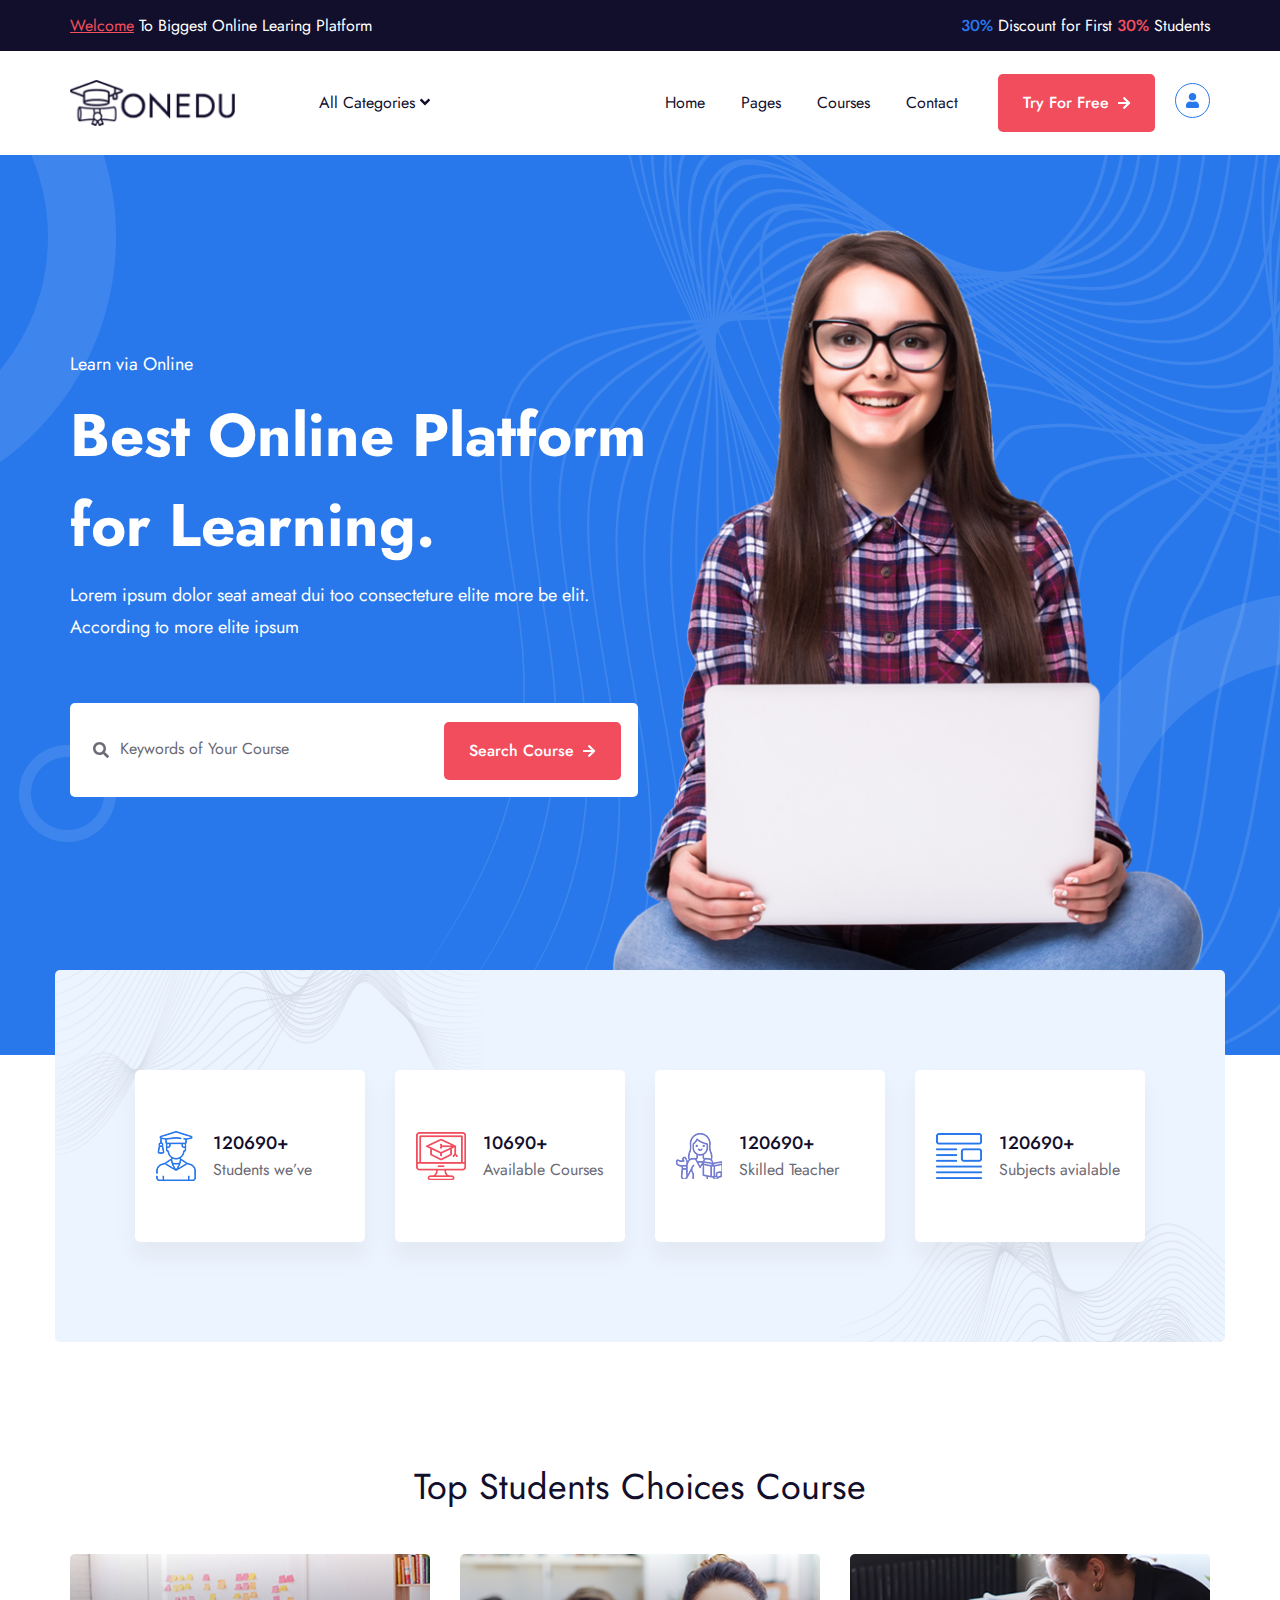
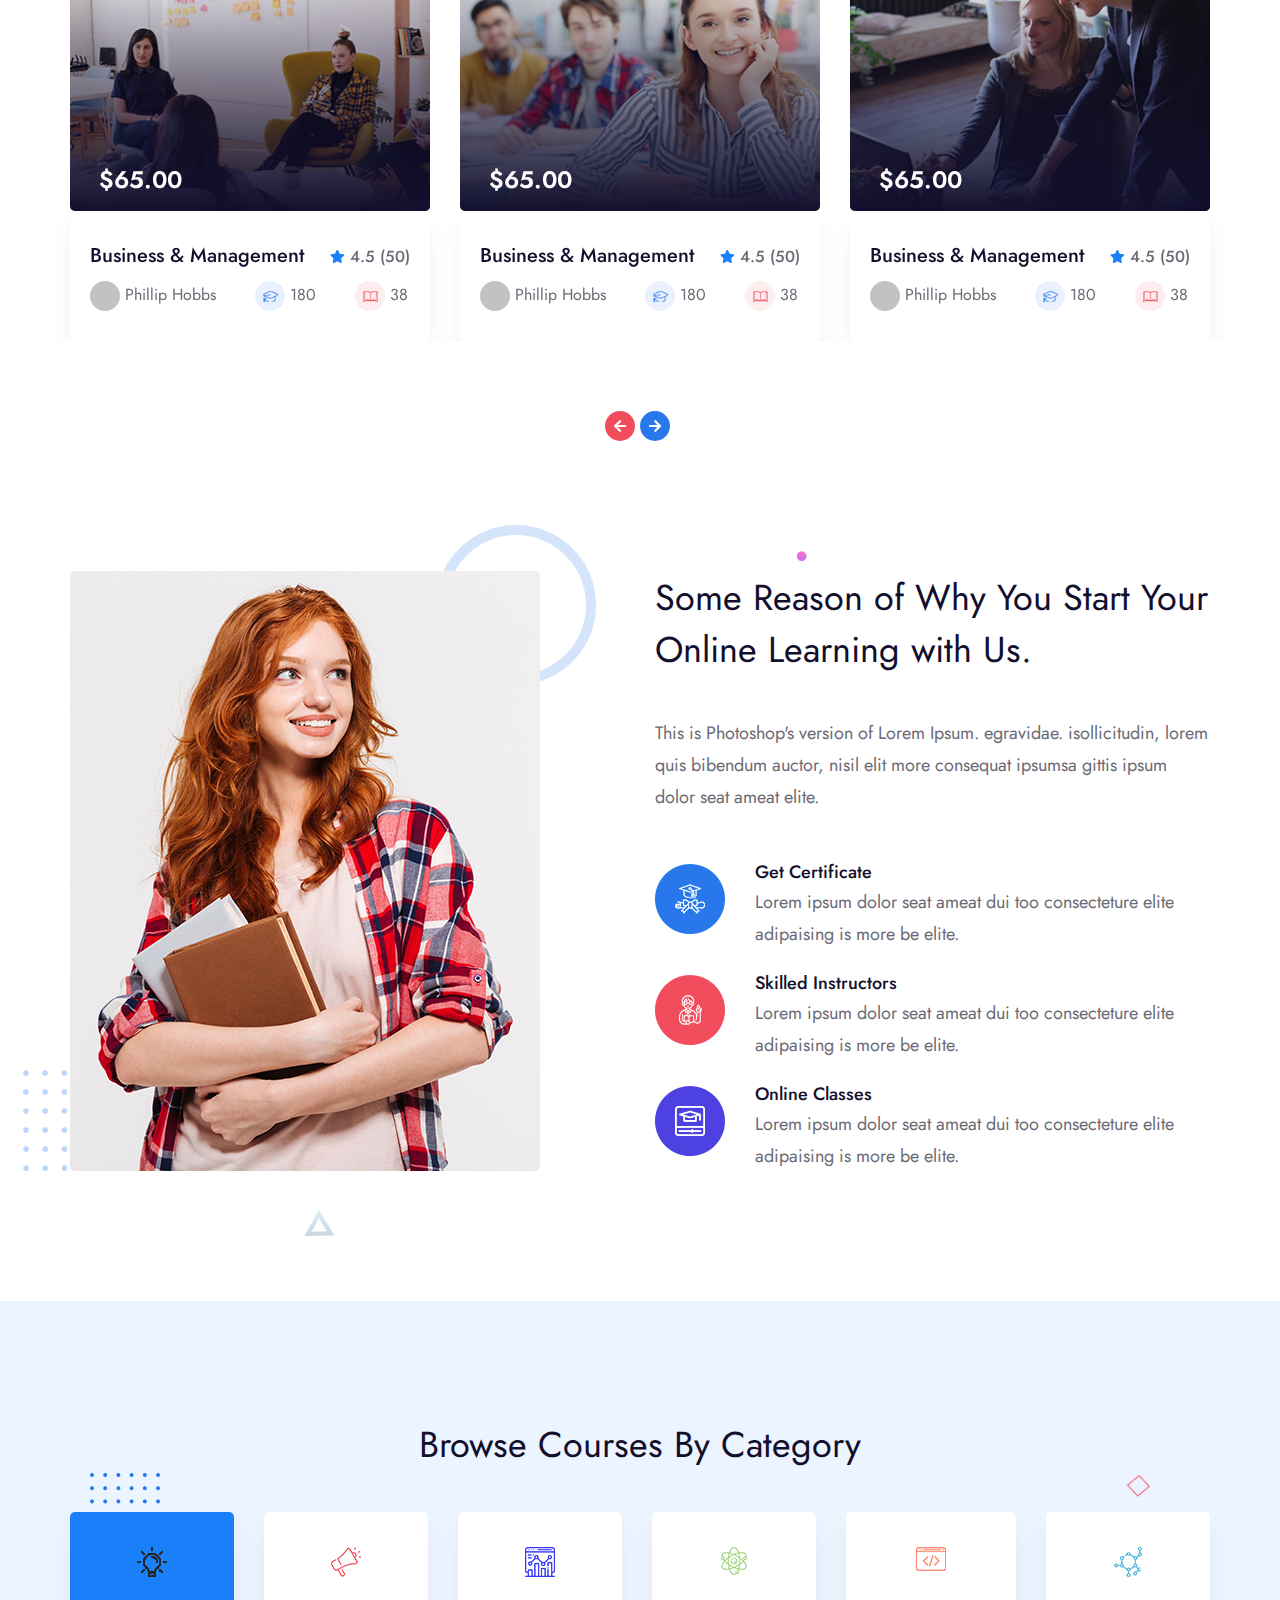
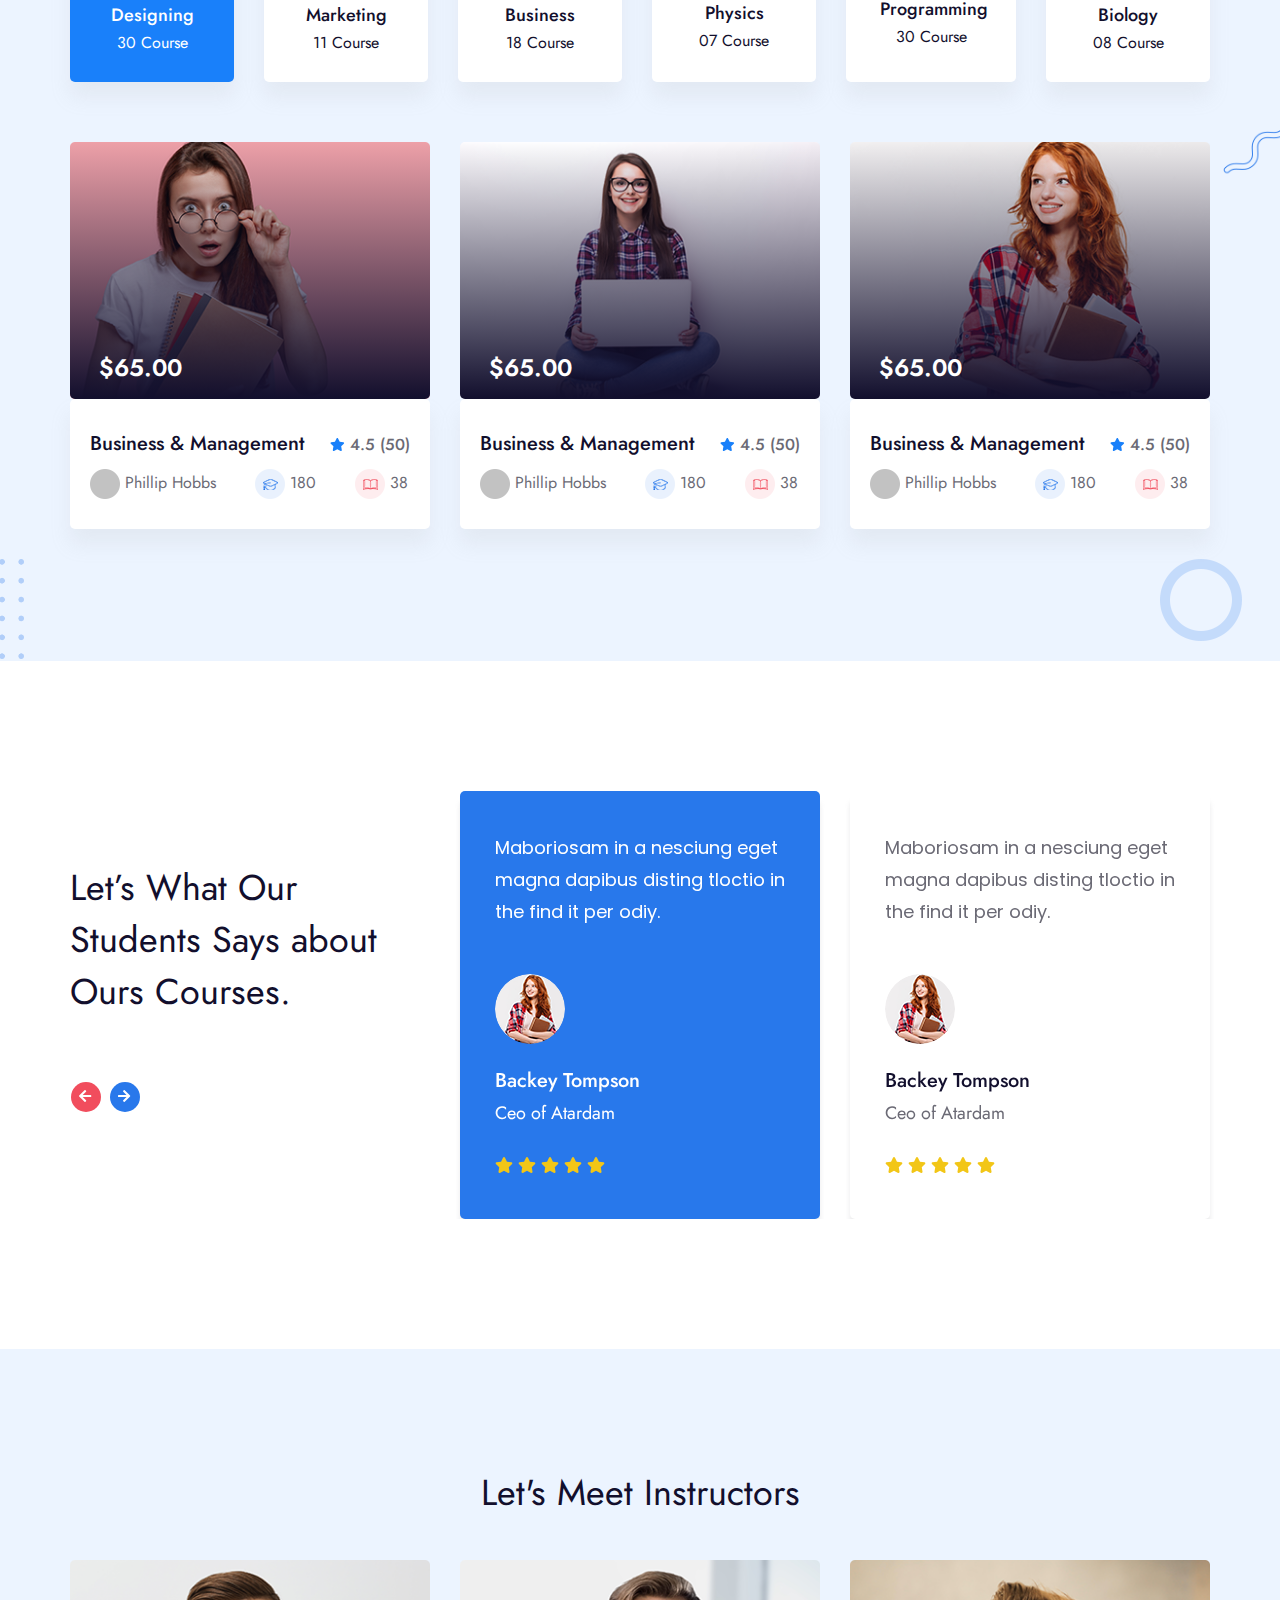
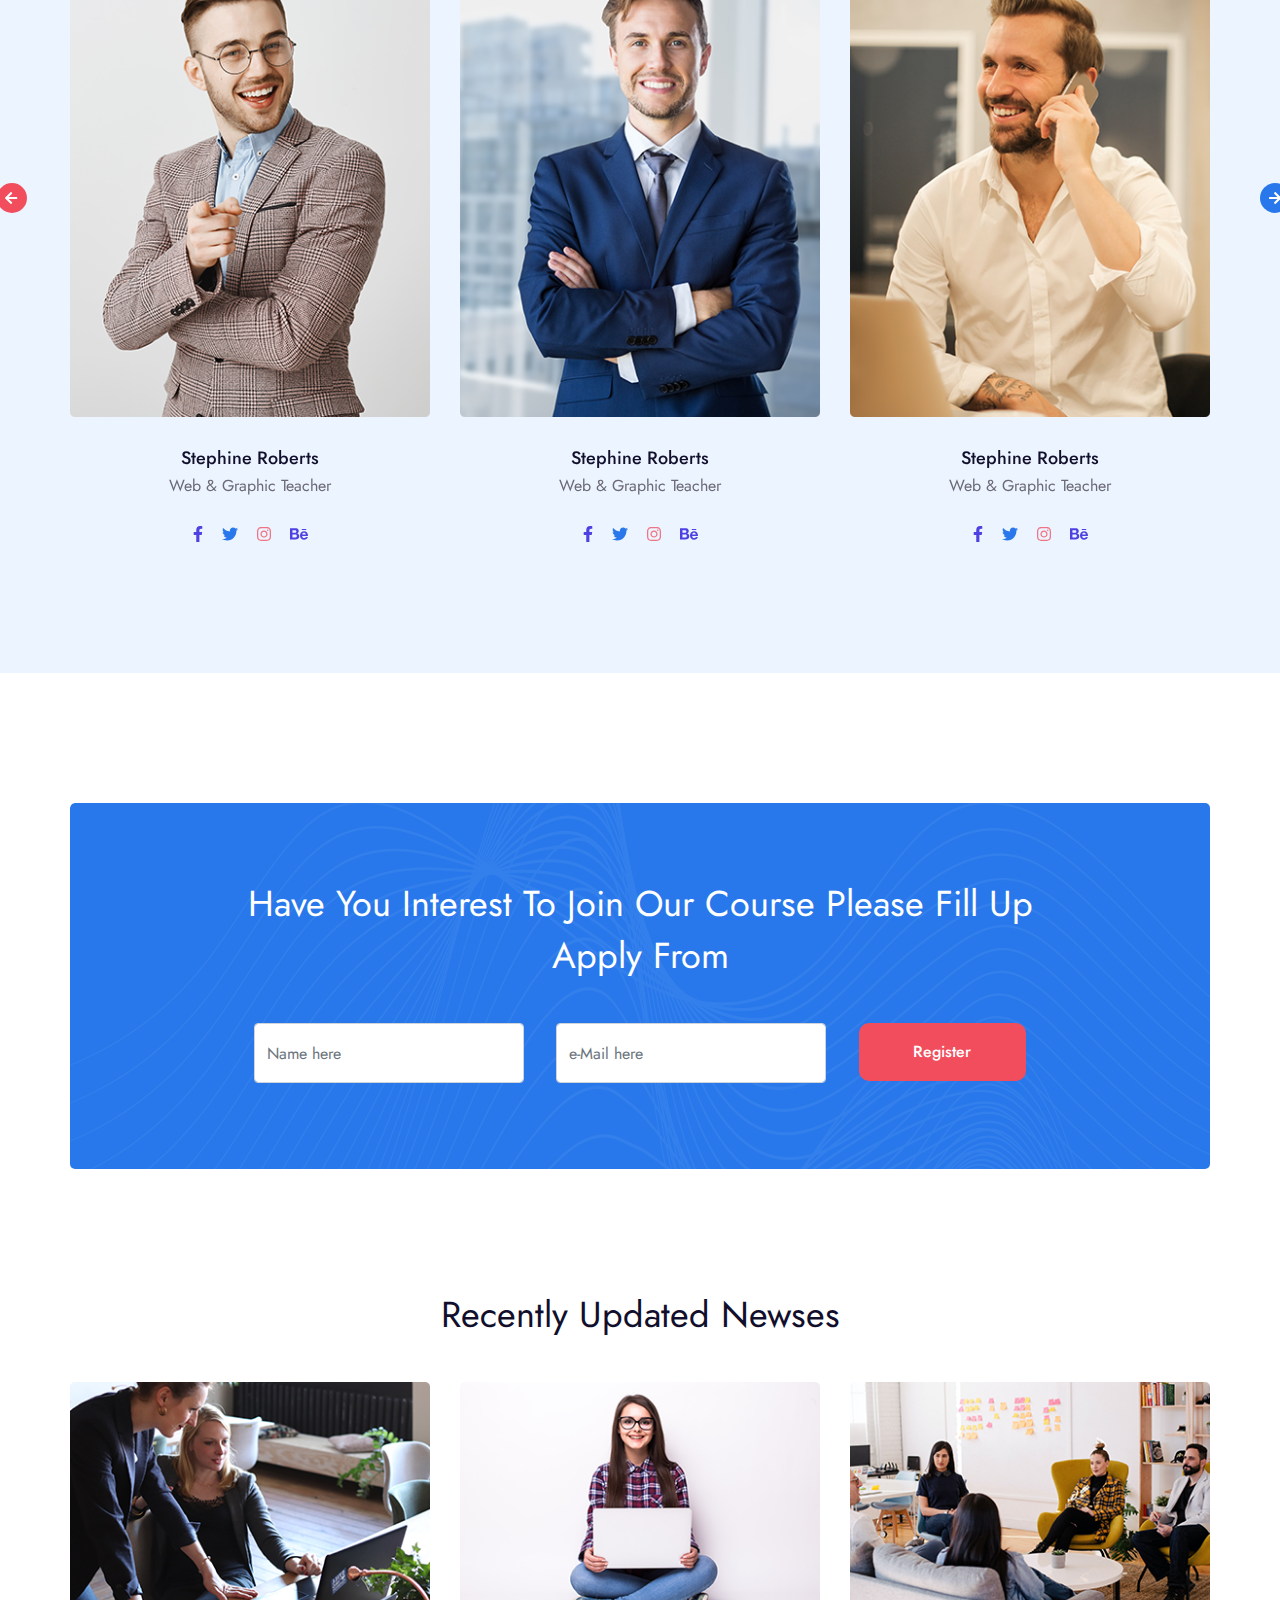
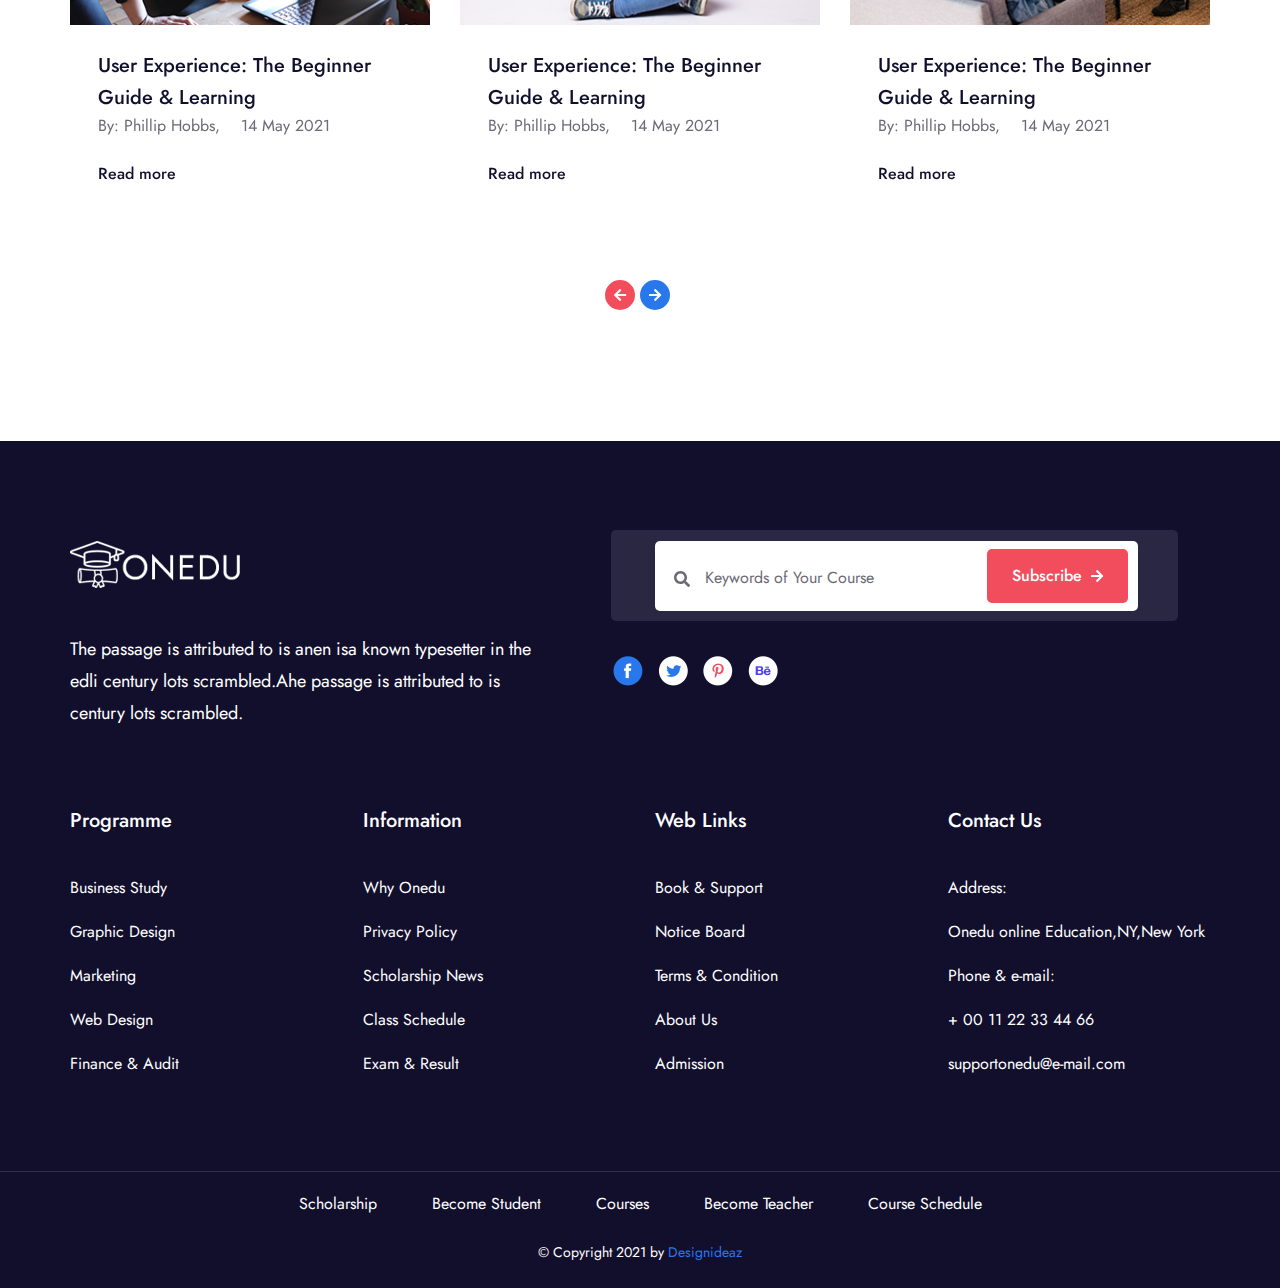
<file: index.html>
<!DOCTYPE html>
<html lang="en">

  <head>
    <meta http-equiv="Content-Type" content="text/html; charset=UTF-8">
    <meta http-equiv="X-UA-Compatible" content="IE=edge" />
    <meta http-equiv="X-UA-Compatible" content="ie=edge">
    <meta name="viewport" content="width=device-width, initial-scale=1.0">
    <meta name="description" content="Responsive and modern online education template built on Bootstrap 4.">
    <meta name="keywords" content="education, online education, education portal">
    <title> Onedu - Online Education Template </title>
    <!-- favicon -->
    <link rel="icon" href="assets/images/logo.png" type="image/gif">
    <!-- bootstrap -->
    <link rel="stylesheet" href="assets/css/bootstrap.min.css">
    <!-- fontawesome -->
    <link rel="stylesheet" href="assets/css/all.min.css">
    <!-- mean menu -->
    <link rel="stylesheet" href="assets/css/meanmenu.css">
    <!-- fontawesome -->
    <link rel="stylesheet" href="assets/css/fontawesome.min.css">
    <!-- slick -->
    <link rel="stylesheet" href="assets/css/slick.css">
    <!-- flaticon -->
    <link rel="stylesheet" href="assets/css/font/flaticon.css">
    <!-- nice select -->
    <link rel="stylesheet" href="assets/css/nice-select.css">
    <!-- magnific popup -->
    <link rel="stylesheet" href="assets/css/magnific-popup.css">
    <!-- style -->
    <link rel="stylesheet" href="assets/css/style.css">
    <!-- responsive -->
    <link rel="stylesheet" href="assets/css/responsive.css">
  </head>

  <body>
    <!-- preloader -->
    <div id="loading">
      <div id="loading-center">
        <div id="loading-center-absolute">
          <div class="object" id="object_four"></div>
          <div class="object" id="object_three"></div>
          <div class="object" id="object_two"></div>
          <div class="object" id="object_one"></div>
        </div>
      </div>
    </div>
    <!-- topbar -->
    <div class="top-bar">
      <div class="container">
        <div class="row">
          <div class="col-lg-6 col-md-6 small-screen-alignment space-bottom">
            <div class="top-bar-right">
              <h6><span>Welcome</span> To Biggest Online Learing Platform</h6>
            </div>
          </div>
          <div class="col-lg-6 col-md-6 small-screen-alignment">
            <div class="top-bar-left text-right">
              <h6><span class="span-blue">30%</span> Discount for First <span>30%</span> Students</h6>
            </div>
          </div>
        </div>
      </div>
    </div>
    <!-- header -->
    <header class="header">
      <div class="container">
        <div class="row align-items-center">
          <div class="col-lg-2 col-md-3 col-sm-4">
            <div class="site-logo">
              <a href="index.html">
                <img src="assets/images/logo.png" alt="company logo">
              </a>
            </div>
          </div>
          <div class="col-lg-2 col-md-3 col-sm-4 d-flex justify-content-end">
            <div class="category-dropdown">
              <ul>
                <li><a href="#">All Categories <span class="fas fa-angle-down"></span></a>
                  <ul class="submenu">
                    <li>
                      <a href="#">History</a>
                    </li>
                    <li>
                      <a href="#">Mathmetics</a>
                    </li>
                    <li>
                      <a href="#">Physics</a>
                    </li>
                    <li>
                      <a href="#">Schedule</a>
                    </li>
                    <li>
                      <a href="#">Routine</a>
                    </li>
                  </ul>
                </li>
              </ul>
            </div>
          </div>
          <div class="col-lg-8 col-md-6 col-sm-4 d-flex justify-content-end">
            <nav class="main-menu" id="mobile-menu">
              <ul>
                <li>
                  <a href="#">Home</a>
                  <ul class="submenu">
                    <li>
                      <a href="#">Home Page 01</a>
                    </li>
                    <li>
                      <a href="index-2.html">Home Page 02</a>
                    </li>
                  </ul>
                </li>
                <li>
                  <a data-scroll href="#">Pages</a>
                  <ul class="submenu">
                    <li>
                      <a href="blog.html">Blog</a>
                    </li>
                    <li>
                      <a href="blog-details.html">Blog Details</a>
                    </li>
                  </ul>
                </li>
                <li>
                  <a data-scroll href="#">Courses</a>
                  <ul class="submenu">
                    <li>
                      <a href="course.html">Courses</a>
                    </li>
                    <li>
                      <a href="course-2.html">Courses 02</a>
                    </li>
                    <li>
                      <a href="course-details.html">Course Details</a>
                    </li>
                  </ul>
                </li>
                <li>
                  <a data-scroll href="#">Contact</a>
                </li>
                <li class="button header-cta">
                  <a href="#"><span>Try For Free <i class="fas fa-arrow-right"></i></span> </a>
                </li>
                <li class="user-cta">
                  <a href="#"> <i class="fas fa-user"></i></a>
                </li>
              </ul>
            </nav>
          </div>

          <div class="col-12">
            <div class="mobile-menu"></div>
          </div>
        </div>
      </div>
    </header>

    <!-- hero -->
    <div class="hero">
      <div class="container">
        <div class="row">
          <div class="col-lg-7 ">
            <div class="left-content">
              <h4>Learn via Online</h4>
              <h1>Best Online Platform for Learning.</h1>
              <p>Lorem ipsum dolor seat ameat dui too consecteture elite more be elit. According to more elite ipsum
              </p>
              <div class="hero-input">
                <form action="#">
                  <div class="form-search-icon">
                    <i class="fas fa-search "></i>
                  </div>
                  <input type="text" placeholder="Keywords of Your Course" />
                  <div class="button position-btn">
                    <a href="#"><span>Search Course <i class="fas fa-arrow-right"></i></span> </a>
                  </div>
                </form>
              </div>
            </div>
          </div>
          <div class="col-lg-5">
            <div class="right-content ">
              <img src="assets/images/hero.png" class="img-fluid" alt="women">
            </div>
          </div>
        </div>
      </div>
    </div>

    <!-- counter -->
    <div class="counter">
      <div class="container counter-container">
        <div class="row">
          <div class="col-lg-3 col-md-6 small-margin">
            <div class="single-counter">
              <div class="icon">
                <img src="assets/images/counter-icon1.png" alt="icon">
              </div>
              <div class="counter-data">
                <span class="counter">120690+</span>
                <p>Students we’ve</p>
              </div>
            </div>
          </div>
          <div class="col-lg-3 col-md-6 small-margin">
            <div class="single-counter">
              <div class="icon">
                <img src="assets/images/counter-icon2.png" alt="icon">
              </div>
              <div class="counter-data">
                <span class="counter">10690+</span>
                <p>Available Courses</p>
              </div>
            </div>
          </div>
          <div class="col-lg-3 col-md-6 stack-mb">
            <div class="single-counter">
              <div class="icon">
                <img src="assets/images/counter-icon3.png" alt="icon">
              </div>
              <div class="counter-data">
                <span class="counter">120690+</span>
                <p>Skilled Teacher</p>
              </div>
            </div>
          </div>
          <div class="col-lg-3 col-md-6 ">
            <div class="single-counter">
              <div class="icon">
                <img src="assets/images/counter-icon4.png" alt="icon">
              </div>
              <div class="counter-data">
                <span class="counter">120690+</span>
                <p>Subjects avialable</p>
              </div>
            </div>
          </div>
        </div>
      </div>
    </div>

    <!-- courses -->
    <div class="course">
      <div class="container">
        <div class="row">
          <div class="col-lg-12">
            <div class="section-title text-center">
              <h2>Top Students Choices Course </h2>
            </div>
          </div>
        </div>
        <div class="row course-slider">
          <div class="col-lg-12">
            <a href="#">
              <div class="single-course-container">
                <div class="course-img">
                  <img src="assets/images/course1.png" alt="women">
                  <div class="img-data">
                    <span>$65.00</span>
                  </div>
                </div>
                <div class="course-metadata">
                  <div class="first-row">
                    <ul>
                      <li><span>Business & Management</span></li>
                      <li><i class="fas fa-star"></i></li>
                      <li>
                        <p>4.5 (50)</p>
                      </li>
                    </ul>
                  </div>
                  <div class="second-row mt-2">
                    <ul>
                      <li>
                        <img src="assets/images/course-meta.png" alt="course meta image">
                        <span>Phillip Hobbs</span>
                      </li>
                      <li>
                        <img src="assets/images/course-small-icon1.png" alt="small icon">
                        <span>180</span>
                      </li>
                      <li>
                        <img src="assets/images/course-small-icon2.png" alt="small icon">
                        <span>38</span>
                      </li>
                    </ul>
                  </div>
                </div>
              </div>
            </a>
          </div>
          <div class="col-lg-12">
            <a href="#">
              <div class="single-course-container">
                <div class="course-img">
                  <img src="assets/images/course2.png" alt="women">
                  <div class="img-data">
                    <span>$65.00</span>
                  </div>
                </div>
                <div class="course-metadata">
                  <div class="first-row">
                    <ul>
                      <li><span>Business & Management</span></li>
                      <li><i class="fas fa-star"></i></li>
                      <li>
                        <p>4.5 (50)</p>
                      </li>
                    </ul>
                  </div>
                  <div class="second-row mt-2">
                    <ul>
                      <li>
                        <img src="assets/images/course-meta.png" alt="course meta image">
                        <span>Phillip Hobbs</span>
                      </li>
                      <li>
                        <img src="assets/images/course-small-icon1.png" alt="small icon">
                        <span>180</span>
                      </li>
                      <li>
                        <img src="assets/images/course-small-icon2.png" alt="small icon">
                        <span>38</span>
                      </li>
                    </ul>
                  </div>
                </div>
              </div>
            </a>
          </div>
          <div class="col-lg-12">
            <a href="#">
              <div class="single-course-container">
                <div class="course-img">
                  <img src="assets/images/course3.png" alt="women">
                  <div class="img-data">
                    <span>$65.00</span>
                  </div>
                </div>
                <div class="course-metadata">
                  <div class="first-row">
                    <ul>
                      <li><span>Business & Management</span></li>
                      <li><i class="fas fa-star"></i></li>
                      <li>
                        <p>4.5 (50)</p>
                      </li>
                    </ul>
                  </div>
                  <div class="second-row mt-2">
                    <ul>
                      <li>
                        <img src="assets/images/course-meta.png" alt="course meta image">
                        <span>Phillip Hobbs</span>
                      </li>
                      <li>
                        <img src="assets/images/course-small-icon1.png" alt="small icon">
                        <span>180</span>
                      </li>
                      <li>
                        <img src="assets/images/course-small-icon2.png" alt="small icon">
                        <span>38</span>
                      </li>
                    </ul>
                  </div>
                </div>
              </div>
            </a>
          </div>
          <div class="col-lg-12">
            <a href="#">
              <div class="single-course-container">
                <div class="course-img">
                  <img src="assets/images/course2.png" alt="women">
                  <div class="img-data">
                    <span>$65.00</span>
                  </div>
                </div>
                <div class="course-metadata">
                  <div class="first-row">
                    <ul>
                      <li><span>Business & Management</span></li>
                      <li><i class="fas fa-star"></i></li>
                      <li>
                        <p>4.5 (50)</p>
                      </li>
                    </ul>
                  </div>
                  <div class="second-row mt-2">
                    <ul>
                      <li>
                        <img src="assets/images/course-meta.png" alt="course meta image">
                        <span>Phillip Hobbs</span>
                      </li>
                      <li>
                        <img src="assets/images/course-small-icon1.png" alt="small icon">
                        <span>180</span>
                      </li>
                      <li>
                        <img src="assets/images/course-small-icon2.png" alt="small icon">
                        <span>38</span>
                      </li>
                    </ul>
                  </div>
                </div>
              </div>
            </a>
          </div>
        </div>
      </div>
    </div>

    <!-- about -->
    <div class="about">
      <div class="container">
        <div class="row">
          <div class="col-lg-6 col-md-12 mb-4">
            <div class="abt-img">
              <img src="assets/images/about-img.png" alt="woman">
              <div class="shape-round">
                <img src="assets/images/about-shape1.png" alt="shape">
              </div>
              <div class="shape-rect">
                <img src="assets/images/about-shape2.png" alt="shape">
              </div>
            </div>
          </div>
          <div class="col-lg-6 col-md-12">
            <div class="abt-top">
              <div class="section-title">
                <h2>Some Reason of Why You Start Your Online Learning with Us.</h2>
                <p>This is Photoshop's version of Lorem Ipsum. egravidae. isollicitudin, lorem quis bibendum auctor, nisil elit more consequat ipsumsa gittis ipsum dolor seat ameat elite.</p>
              </div>
            </div>
            <div class="abt-bottom">
              <div class="single-abt">
                <div class="abt-icon">
                  <img src="assets/images/about-icon1.png" alt="icon">
                </div>
                <div class="abt-detail">
                  <span>Get Certificate</span>
                  <p>Lorem ipsum dolor seat ameat dui too consecteture elite adipaising is more be elite.</p>
                </div>
              </div>
              <div class="single-abt">
                <div class="abt-icon">
                  <img src="assets/images/about-icon2.png" alt="icon">
                </div>
                <div class="abt-detail">
                  <span>Skilled Instructors</span>
                  <p>Lorem ipsum dolor seat ameat dui too consecteture elite adipaising is more be elite.</p>
                </div>
              </div>
              <div class="single-abt">
                <div class="abt-icon">
                  <img src="assets/images/about-icon3.png" alt="icon">
                </div>
                <div class="abt-detail">
                  <span>Online Classes</span>
                  <p>Lorem ipsum dolor seat ameat dui too consecteture elite adipaising is more be elite.</p>
                </div>
              </div>
            </div>
          </div>
        </div>
      </div>
    </div>

    <!-- filter -->
    <div class="filter">
      <div class="container">
        <div class="row">
          <div class="col-lg-12">
            <div class="section-title text-center">
              <h2>Browse Courses By Category</h2>
            </div>
          </div>
        </div>
        <div class="row">
          <div class="filter-top-shape">
            <img src="assets/images/category-shape1.png" alt="">
          </div>
          <!-- <div class="col-lg-2 col-md-4 position-shape">
            <div class="single-filter-btn active">
              <img src="assets/images/filter-icon1.png " alt="bulb ">
              <p>Designing</p>
              <span>30 Course</span>
            </div>
          </div>
          <div class="col-lg-2 col-md-4 ">
            <div class="single-filter-btn ">
              <img src="assets/images/filter-icon2.png " alt="bulb ">
              <p>Marketing</p>
              <span>11 Course</span>
            </div>
          </div>
          <div class="col-lg-2 col-md-4 ">
            <div class="single-filter-btn ">
              <img src="assets/images/filter-icon3.png " alt="bulb ">
              <p>Business</p>
              <span>18 Course</span>
            </div>
          </div>
          <div class="col-lg-2 col-md-4 ">
            <div class="single-filter-btn ">
              <img src="assets/images/filter-icon4.png " alt="bulb ">
              <p>Physics</p>
              <span>7 Course</span>
            </div>
          </div>
          <div class="col-lg-2 col-md-4 ">
            <div class="single-filter-btn ">
              <img src="assets/images/filter-icon5.png " alt="bulb ">
              <p>Coding</p>
              <span>30 Course</span>
            </div>
          </div>
          <div class="col-lg-2 col-md-4 ">
            <div class="single-filter-btn ">
              <img src="assets/images/filter-icon6.png " alt="bulb ">
              <p>Biology</p>
              <span>8 Course</span>
            </div>
          </div> -->
          <div class="col-lg-12">
            <ul class="filter-course-menu">
              <li class="active-li-btn" data-filter=".designing">
                <img src="assets/images/filter-icon1-black.png" alt="bulb">
                <p>Designing</p>
                <span>30 Course</span>
              </li>
              <li data-filter=".marketing">
                <img src="assets/images/filter-icon2.png" alt="mic">
                <p>Marketing</p>
                <span>11 Course</span>
              </li>
              <li data-filter=".business" class="smaller">
                <img src="assets/images/filter-icon3.png" alt="business">
                <p>Business</p>
                <span>18 Course</span>
              </li>
              <li data-filter=".physics" class="small-device-none">
                <img src="assets/images/filter-icon4.png" alt="physic">
                <p>Physics</p>
                <span>07 Course</span>
              </li>
              <li data-filter=".coding" class="medium-none">
                <img src="assets/images/filter-icon5.png" alt="programming">
                <p>Programming</p>
                <span>30 Course</span>
              </li>
              <li data-filter=".biology" class="none-md">
                <img src="assets/images/filter-icon6.png" alt="biology">
                <p>Biology</p>
                <span>08 Course</span>
              </li>
            </ul>
          </div>
        </div>
        <div class="row course-filter-items">
          <div class="col-lg-4 col-md-6 col-sm-12 stack-mb designing business biology coding">
            <a href="#">
              <div class="single-course-container">
                <div class="course-img ">
                  <img src="assets/images/filter-image1.png " alt="women ">
                  <div class="img-data ">
                    <span>$65.00</span>
                  </div>
                </div>
                <div class="course-metadata ">
                  <div class="first-row ">
                    <ul>
                      <li><span>Business & Management</span></li>
                      <li><i class="fas fa-star "></i></li>
                      <li>
                        <p>4.5 (50)</p>
                      </li>
                    </ul>
                  </div>
                  <div class="second-row mt-2 ">
                    <ul>
                      <li>
                        <img src="assets/images/course-meta.png " alt="course meta image ">
                        <span>Phillip Hobbs</span>
                      </li>
                      <li>
                        <img src="assets/images/course-small-icon1.png " alt="small icon ">
                        <span>180</span>
                      </li>
                      <li>
                        <img src="assets/images/course-small-icon2.png " alt="small icon ">
                        <span>38</span>
                      </li>
                    </ul>
                  </div>
                </div>
              </div>
            </a>
          </div>
          <div class="col-lg-4 col-md-6 col-sm-12 stack-mb designing marketing coding">
            <a href="#">
              <div class="single-course-container">
                <div class="course-img">
                  <img src="assets/images/filter-image2.png " alt="women ">
                  <div class="img-data ">
                    <span>$65.00</span>
                  </div>
                </div>
                <div class="course-metadata ">
                  <div class="first-row ">
                    <ul>
                      <li><span>Business & Management</span></li>
                      <li><i class="fas fa-star "></i></li>
                      <li>
                        <p>4.5 (50)</p>
                      </li>
                    </ul>
                  </div>
                  <div class="second-row mt-2 ">
                    <ul>
                      <li>
                        <img src="assets/images/course-meta.png " alt="course meta image ">
                        <span>Phillip Hobbs</span>
                      </li>
                      <li>
                        <img src="assets/images/course-small-icon1.png " alt="small icon ">
                        <span>180</span>
                      </li>
                      <li>
                        <img src="assets/images/course-small-icon2.png " alt="small icon ">
                        <span>38</span>
                      </li>
                    </ul>
                  </div>
                </div>
              </div>
            </a>
          </div>
          <div class="col-lg-4 col-md-6 col-sm-12 designing marketing business physics coding">
            <a href="#">
              <div class="single-course-container ">
                <div class="course-img ">
                  <img src="assets/images/filter-image3.png " alt="women ">
                  <div class="img-data ">
                    <span>$65.00</span>
                  </div>
                </div>
                <div class="course-metadata ">
                  <div class="first-row ">
                    <ul>
                      <li><span>Business & Management</span></li>
                      <li><i class="fas fa-star "></i></li>
                      <li>
                        <p>4.5 (50)</p>
                      </li>
                    </ul>
                  </div>
                  <div class="second-row mt-2 ">
                    <ul>
                      <li>
                        <img src="assets/images/course-meta.png " alt="course meta image ">
                        <span>Phillip Hobbs</span>
                      </li>
                      <li>
                        <img src="assets/images/course-small-icon1.png " alt="small icon ">
                        <span>180</span>
                      </li>
                      <li>
                        <img src="assets/images/course-small-icon2.png " alt="small icon ">
                        <span>38</span>
                      </li>
                    </ul>
                  </div>
                </div>
              </div>
            </a>
          </div>
          <!-- <div class="col-lg-12 ">
            <a href="#">
              <div class="single-course-container ">
                <div class="course-img ">
                  <img src="assets/images/filter-image2.png " alt="women ">
                  <div class="img-data ">
                    <span>$65.00</span>
                  </div>
                </div>
                <div class="course-metadata ">
                  <div class="first-row ">
                    <ul>
                      <li><span>Business & Management</span></li>
                      <li><i class="fas fa-star "></i></li>
                      <li>
                        <p>4.5 (50)</p>
                      </li>
                    </ul>
                  </div>
                  <div class="second-row mt-2 ">
                    <ul>
                      <li>
                        <img src="assets/images/course-meta.png " alt="course meta image ">
                        <span>Phillip Hobbs</span>
                      </li>
                      <li>
                        <img src="assets/images/course-small-icon1.png " alt="small icon ">
                        <span>180</span>
                      </li>
                      <li>
                        <img src="assets/images/course-small-icon2.png " alt="small icon ">
                        <span>38</span>
                      </li>
                    </ul>
                  </div>
                </div>
              </div>
            </a>
          </div> -->
        </div>
        <div class="filter-bottom-right-shape ">
          <img src="assets/images/filter-shape2.png " alt="shape ">
        </div>
      </div>
      <div class="filter-bottom-left-shape ">
        <img src="assets/images/filter-bottom-shape.png " alt="shape ">
      </div>
    </div>

    <!-- testimonial -->
    <div class="testimonial">
      <div class="container">
        <div class="row">
          <div class="col-lg-4 ">
            <div class="section-title testimonial-title">
              <h2>Let’s What Our Students Says about Ours Courses.</h2>
            </div>
          </div>
          <div class="col-lg-8">
            <div class="row testimonial-slider">
              <div class="col-lg-12">
                <div class="single-testimonial active-testi ">
                  <p class="author-quote">Maboriosam in a nesciung eget magna dapibus disting tloctio in the find it per odiy.</p>
                  <img src="assets/images/testimonial-img.png" alt="woman">
                  <p class="author-title">Backey Tompson</p>
                  <p class="author-designation">Ceo of Atardam</p>
                  <ul>
                    <li><i class="fas fa-star"></i></li>
                    <li><i class="fas fa-star"></i></li>
                    <li><i class="fas fa-star"></i></li>
                    <li><i class="fas fa-star"></i></li>
                    <li><i class="fas fa-star"></i></li>
                  </ul>
                </div>
              </div>
              <div class="col-lg-12">
                <div class="single-testimonial">
                  <p class="author-quote">Maboriosam in a nesciung eget magna dapibus disting tloctio in the find it per odiy.</p>
                  <img src="assets/images/testimonial-img.png" alt="woman">
                  <p class="author-title">Backey Tompson</p>
                  <p class="author-designation">Ceo of Atardam</p>
                  <ul>
                    <li><i class="fas fa-star"></i></li>
                    <li><i class="fas fa-star"></i></li>
                    <li><i class="fas fa-star"></i></li>
                    <li><i class="fas fa-star"></i></li>
                    <li><i class="fas fa-star"></i></li>
                  </ul>
                </div>
              </div>
              <div class="col-lg-12">
                <div class="single-testimonial">
                  <p class="author-quote">Maboriosam in a nesciung eget magna dapibus disting tloctio in the find it per odiy.</p>
                  <img src="assets/images/testimonial-img.png" alt="woman">
                  <p class="author-title">Backey Tompson</p>
                  <p class="author-designation">Ceo of Atardam</p>
                  <ul>
                    <li><i class="fas fa-star"></i></li>
                    <li><i class="fas fa-star"></i></li>
                    <li><i class="fas fa-star"></i></li>
                    <li><i class="fas fa-star"></i></li>
                    <li><i class="fas fa-star"></i></li>
                  </ul>
                </div>
              </div>
            </div>
          </div>
        </div>
      </div>
    </div>

    <!-- instructor -->
    <div class="instructor">
      <div class="container">
        <div class="row">
          <div class="col-lg-12">
            <div class="section-title text-center">
              <h2>Let's Meet Instructors</h2>
            </div>
          </div>
        </div>
        <div class="row instructor-slider">
          <div class="col-lg-12">
            <div class="single-instructor">
              <div class="instructor-img">
                <img src="assets/images/instructor1.png" alt="man">
              </div>
              <div class="instructor-info text-center">
                <p>Stephine Roberts</p>
                <span>Web & Graphic Teacher</span>
                <ul>
                  <li><i class="fab fa-facebook-f"></i></li>
                  <li><i class="fab fa-twitter"></i></li>
                  <li><i class="fab fa-instagram"></i></li>
                  <li><i class="fab fa-behance"></i></li>
                </ul>
              </div>
            </div>
          </div>
          <div class="col-lg-12">
            <div class="single-instructor">
              <div class="instructor-img">
                <img src="assets/images/instructor2.png" alt="man">
              </div>
              <div class="instructor-info text-center">
                <p>Stephine Roberts</p>
                <span>Web & Graphic Teacher</span>
                <ul>
                  <li><i class="fab fa-facebook-f"></i></li>
                  <li><i class="fab fa-twitter"></i></li>
                  <li><i class="fab fa-instagram"></i></li>
                  <li><i class="fab fa-behance"></i></li>
                </ul>
              </div>
            </div>
          </div>
          <div class="col-lg-12">
            <div class="single-instructor">
              <div class="instructor-img">
                <img src="assets/images/instructor3.png" alt="man">
              </div>
              <div class="instructor-info text-center">
                <p>Stephine Roberts</p>
                <span>Web & Graphic Teacher</span>
                <ul>
                  <li><i class="fab fa-facebook-f"></i></li>
                  <li><i class="fab fa-twitter"></i></li>
                  <li><i class="fab fa-instagram"></i></li>
                  <li><i class="fab fa-behance"></i></li>
                </ul>
              </div>
            </div>
          </div>
          <div class="col-lg-12">
            <div class="single-instructor">
              <div class="instructor-img">
                <img src="assets/images/instructor2.png" alt="man">
              </div>
              <div class="instructor-info text-center">
                <p>Stephine Roberts</p>
                <span>Web & Graphic Teacher</span>
                <ul>
                  <li><i class="fab fa-facebook-f"></i></li>
                  <li><i class="fab fa-twitter"></i></li>
                  <li><i class="fab fa-instagram"></i></li>
                  <li><i class="fab fa-behance"></i></li>
                </ul>
              </div>
            </div>
          </div>
        </div>
      </div>
    </div>


    <!-- newsletter -->
    <div class="newsletter">
      <div class="container">
        <div class="inner-newsletter">
          <div class="row">
            <div class="col-lg-12">
              <div class="section-title text-center newsletter-heading-white">
                <h2>Have You Interest To Join Our Course Please Fill Up Apply From
                </h2>
              </div>
            </div>
          </div>
          <div class="row">
            <div class="col-lg-12">
              <form action="#" class="form-center">
                <div class="row">
                  <div class="col-lg-4 col-md-6">
                    <input type="text" class="form-control small-width" placeholder="Name here" />
                  </div>
                  <div class="col-lg-4 col-md-6 left-space">
                    <input type="email" class="form-control small-width" placeholder="e-Mail here" />
                  </div>
                  <div class="col-lg-4 left-space responsive-btn">
                    <div class="button newsletter-btn">
                      <a href="#"><span>Register</span> </a>
                    </div>
                  </div>
                </div>
              </form>
            </div>
          </div>
        </div>
      </div>

    </div>

    <!-- blog -->
    <div class="blog">
      <div class="container">
        <div class="row">
          <div class="col-lg-12">
            <div class="section-title text-center">
              <h2>Recently Updated Newses</h2>
            </div>
          </div>
        </div>
        <div class="row blog-slider">
          <div class="col-lg-12">
            <div class="single-blog">
              <div class="blog-img">
                <img src="assets/images/blog-1.png" alt="women">
              </div>
              <div class="blog-metadata">
                <p>User Experience: The Beginner Guide & Learning</p>
                <span>By: Phillip Hobbs,</span>
                <span class="margin">14 May 2021</span>
                <a href="blog-details.html" class="mt-4">Read more</a>
              </div>
            </div>
          </div>
          <div class="col-lg-12">
            <div class="single-blog">
              <div class="blog-img">
                <img src="assets/images/blog-2.png" alt="women">
              </div>
              <div class="blog-metadata">
                <p>User Experience: The Beginner Guide & Learning</p>
                <span>By: Phillip Hobbs,</span>
                <span class="margin">14 May 2021</span>
                <a href="blog-details.html" class="mt-4">Read more</a>
              </div>
            </div>
          </div>
          <div class="col-lg-12">
            <div class="single-blog">
              <div class="blog-img">
                <img src="assets/images/blog-3.png" alt="women">
              </div>
              <div class="blog-metadata">
                <p>User Experience: The Beginner Guide & Learning</p>
                <span>By: Phillip Hobbs,</span>
                <span class="margin">14 May 2021</span>
                <a href="blog-details.html" class="mt-4">Read more</a>
              </div>
            </div>
          </div>
          <div class="col-lg-12">
            <div class="single-blog">
              <div class="blog-img">
                <img src="assets/images/blog-2.png" alt="women">
              </div>
              <div class="blog-metadata">
                <p>User Experience: The Beginner Guide & Learning</p>
                <span>By: Phillip Hobbs,</span>
                <span class="margin">14 May 2021</span>
                <a href="blog-details.html" class="mt-4">Read more</a>
              </div>
            </div>
          </div>
        </div>
      </div>
    </div>

    <!-- footer -->
    <footer class="footer">
      <div class="container">
        <div class="row">
          <div class="col-lg-6 col-md-12">
            <div class="footer-left">
              <img src="assets/images/footer-logo.png" alt="footer logo">
              <p>The passage is attributed to is anen isa known typesetter in the edli century lots scrambled.Ahe passage is attributed to is century lots scrambled.</p>
            </div>
          </div>
          <div class="col-lg-6 col-md-12 responsive-margin">
            <div class="hero-input footer-input">
              <form action="#">
                <div class="form-search-icon">
                  <i class="fas fa-search "></i>
                </div>
                <input type="text" placeholder="Keywords of Your Course" />
                <div class="button position-btn">
                  <a href="#"><span>Subscribe <i class="fas fa-arrow-right"></i></span> </a>
                </div>
              </form>
            </div>
            <div class="footer-icon">
              <ul>
                <li>
                  <a href="#"><img src="assets/images/footer-icon.png" alt="facebook-icon"></a>
                </li>
                <li>
                  <a href="#"><img src="assets/images/footer-icon2.png" alt="twitter-icon"></a>
                </li>
                <li>
                  <a href="#"><img src="assets/images/footer-icon3.png" alt="pinterest-icon"></a>
                </li>
                <li>
                  <a href="#"><img src="assets/images/footer-icon4.png" alt="behance-icon"></a>
                </li>
              </ul>
            </div>
          </div>
        </div>
        <div class="row row-space">
          <div class="col-lg-3 col-md-3 col-sm-6 small-margin">
            <div class="footer-link">
              <h5>Programme</h5>
              <ul>
                <li>
                  <a href="#">Business Study</a>
                </li>
                <li>
                  <a href="#">Graphic Design</a>
                </li>
                <li>
                  <a href="#">Marketing</a>
                </li>
                <li>
                  <a href="#">Web Design</a>
                </li>
                <li>
                  <a href="#">Finance & Audit</a>
                </li>
              </ul>
            </div>
          </div>
          <div class="col-lg-3 col-md-3 col-sm-6 small-margin">
            <div class="footer-link">
              <h5>Information</h5>
              <ul>
                <li>
                  <a href="#">Why Onedu</a>
                </li>
                <li>
                  <a href="#">Privacy Policy</a>
                </li>
                <li>
                  <a href="#">Scholarship News</a>
                </li>
                <li>
                  <a href="#">Class Schedule</a>
                </li>
                <li>
                  <a href="#">Exam & Result</a>
                </li>
              </ul>
            </div>
          </div>
          <div class="col-lg-3 col-md-3 col-sm-6">
            <div class="footer-link">
              <h5>Web Links</h5>
              <ul>
                <li>
                  <a href="#">Book & Support</a>
                </li>
                <li>
                  <a href="#">Notice Board</a>
                </li>
                <li>
                  <a href="#">Terms & Condition</a>
                </li>
                <li>
                  <a href="#">About Us</a>
                </li>
                <li>
                  <a href="#">Admission</a>
                </li>
              </ul>
            </div>
          </div>
          <div class="col-lg-3 col-md-3 col-sm-6">
            <div class="footer-link">
              <h5>Contact Us</h5>
              <ul>
                <li>
                  <a href="#">Address:</a>
                </li>
                <li>
                  <a href="#">Onedu online Education,NY,New York</a>
                </li>
                <li>
                  <a href="#">Phone & e-mail:</a>
                </li>
                <li>
                  <a href="#">+ 00 11 22 33 44 66</a>
                </li>
                <li>
                  <a href="#">supportonedu@e-mail.com</a>
                </li>
              </ul>
            </div>
          </div>
        </div>
      </div>
    </footer>
    <div class="footer-copyright">
      <div class="container">
        <div class="row">
          <div class="col-lg-12">
            <div class="footer-menu text-center">
              <ul>
                <li>
                  <a href="#">Scholarship</a>
                </li>
                <li>
                  <a href="#">Become Student</a>
                </li>
                <li>
                  <a href="#">Courses</a>
                </li>
                <li>
                  <a href="#">Become Teacher</a>
                </li>
                <li>
                  <a href="#">Course Schedule</a>
                </li>
              </ul>
              <p>© Copyright 2021 by <span>Designideaz</span></p>
            </div>
          </div>
        </div>
      </div>
    </div>

    <!-- back to top button -->
    <div class="top-btn ">
      <i class="fas fa-chevron-up "></i>
    </div>

    <!-- jquery -->
    <script src="assets/js/jquery-1.12.4.min.js "></script>
    <!-- bootstrap -->
    <script src="assets/js/bootstrap.min.js "></script>
    <!-- fontawesome js-->
    <script src="assets/js/all.min.js "></script>
    <!-- mean menu js -->
    <script src="assets/js/jquery.meanmenu.min.js "></script>
    <!-- fontawesome js -->
    <script src="assets/js/fontawesome.min.js "></script>
    <!-- slick js-->
    <script src="assets/js/slick.min.js "></script>
    <!-- nice select js-->
    <script src="assets/js/jquery.nice-select.min.js "></script>
    <!-- magnific popup js-->
    <script src="assets/js/jquery.magnific-popup.js "></script>
    <!-- isotope  js-->
    <script src="assets/js/isotope.pkgd.min.js"></script>
    <!-- main -->
    <script src="assets/js/app.js "></script>
  </body>

</html>
</file>
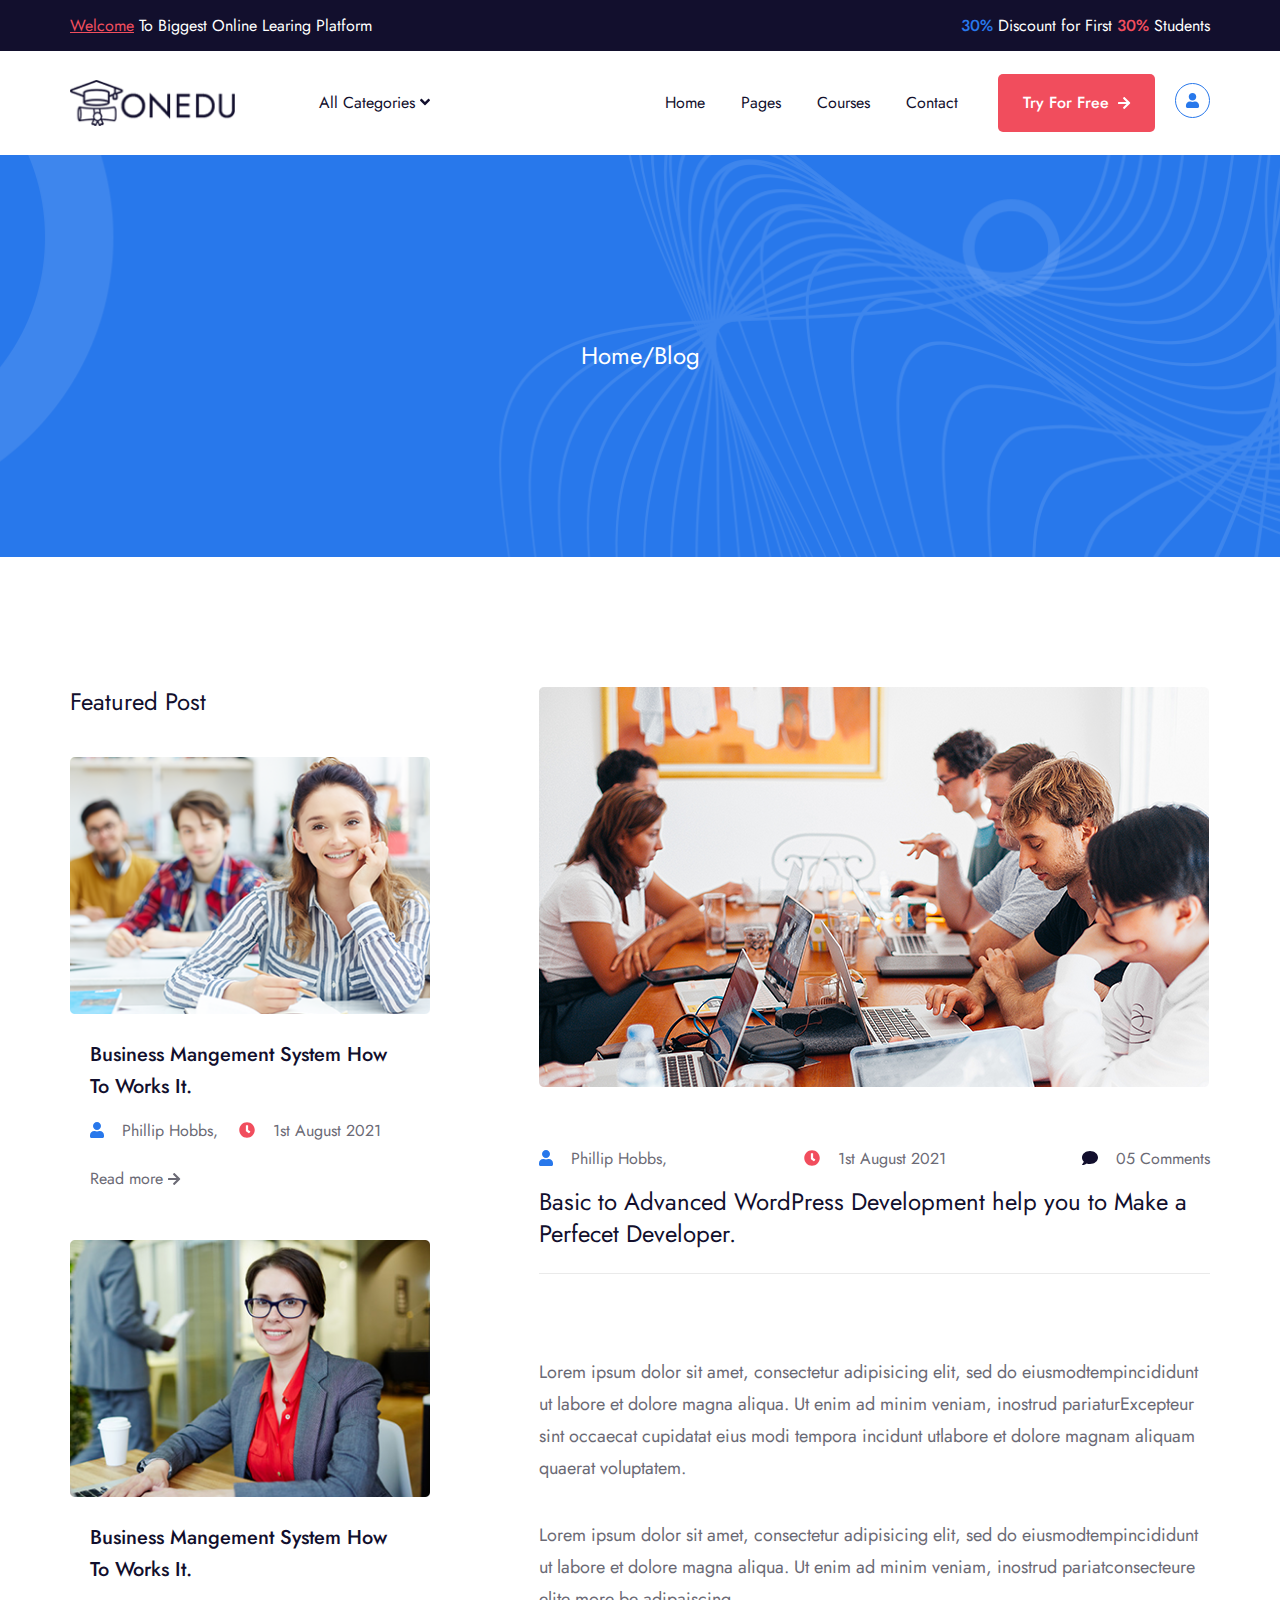
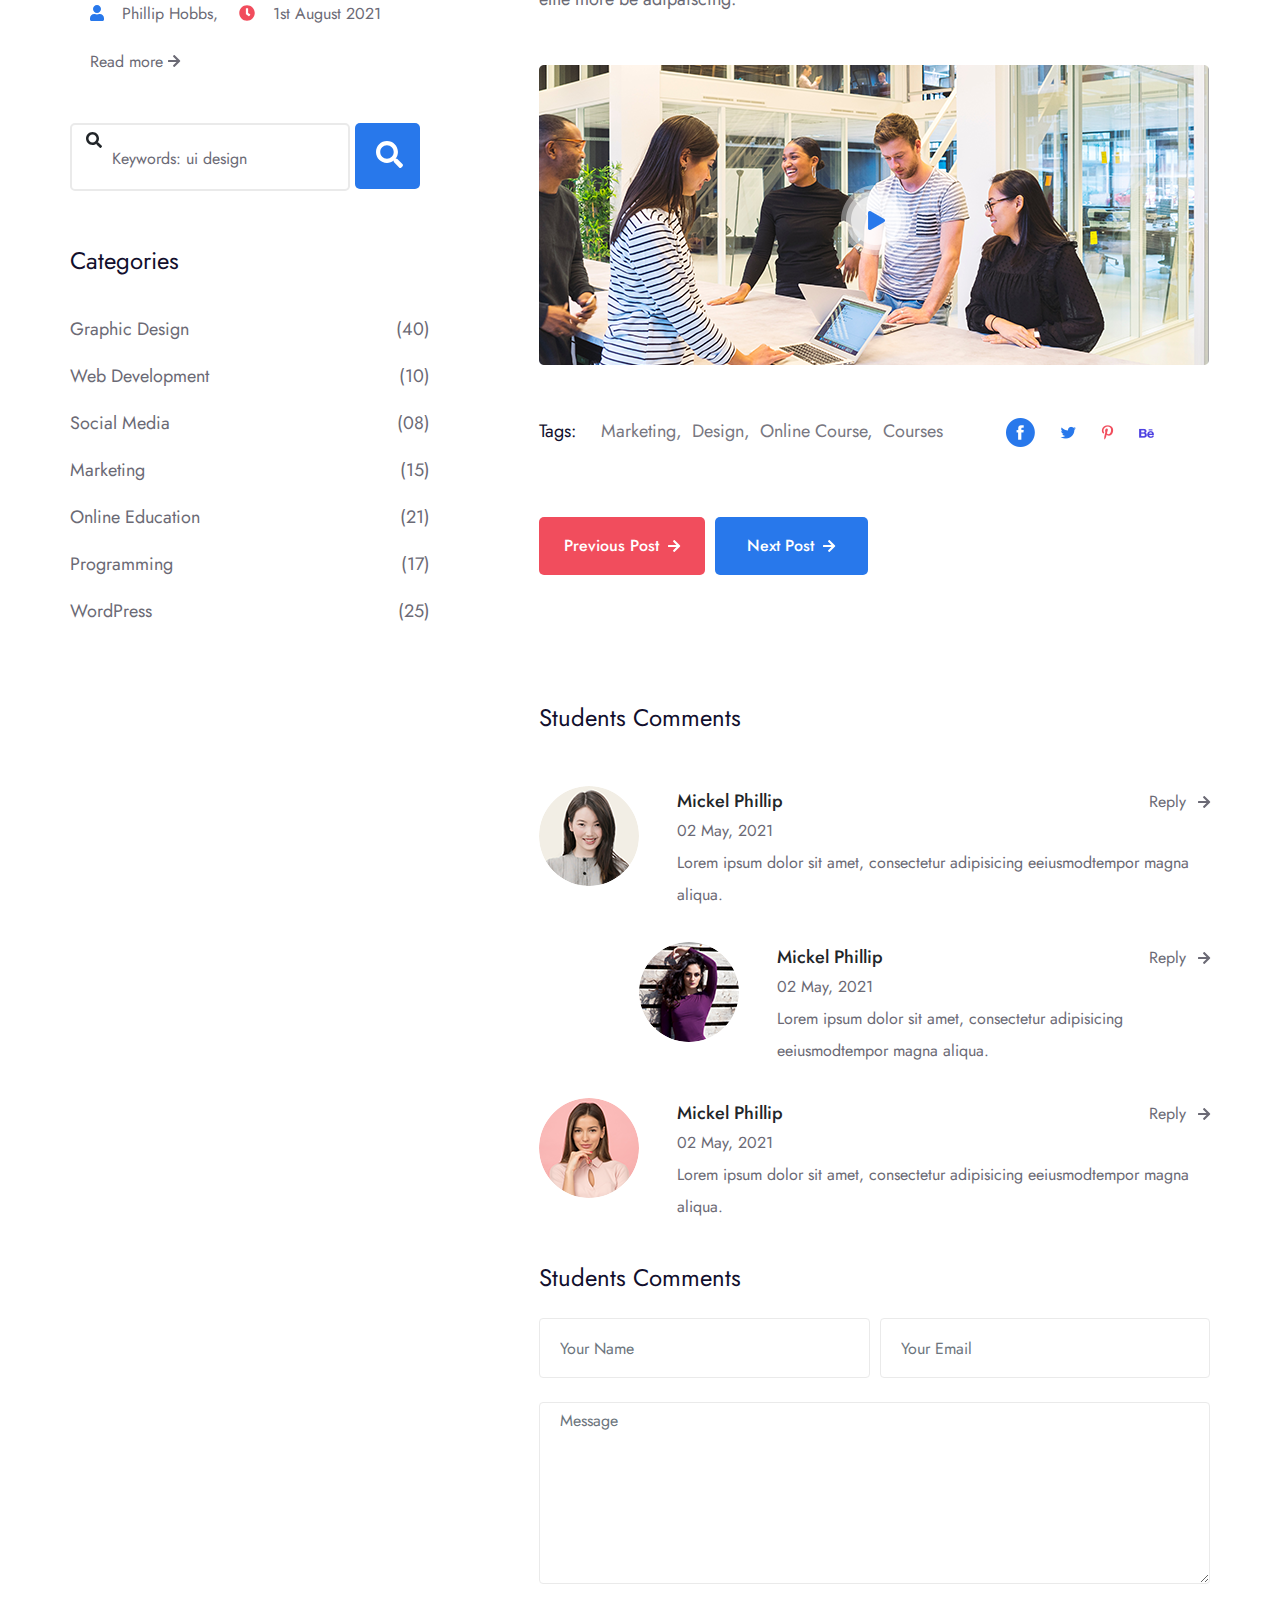
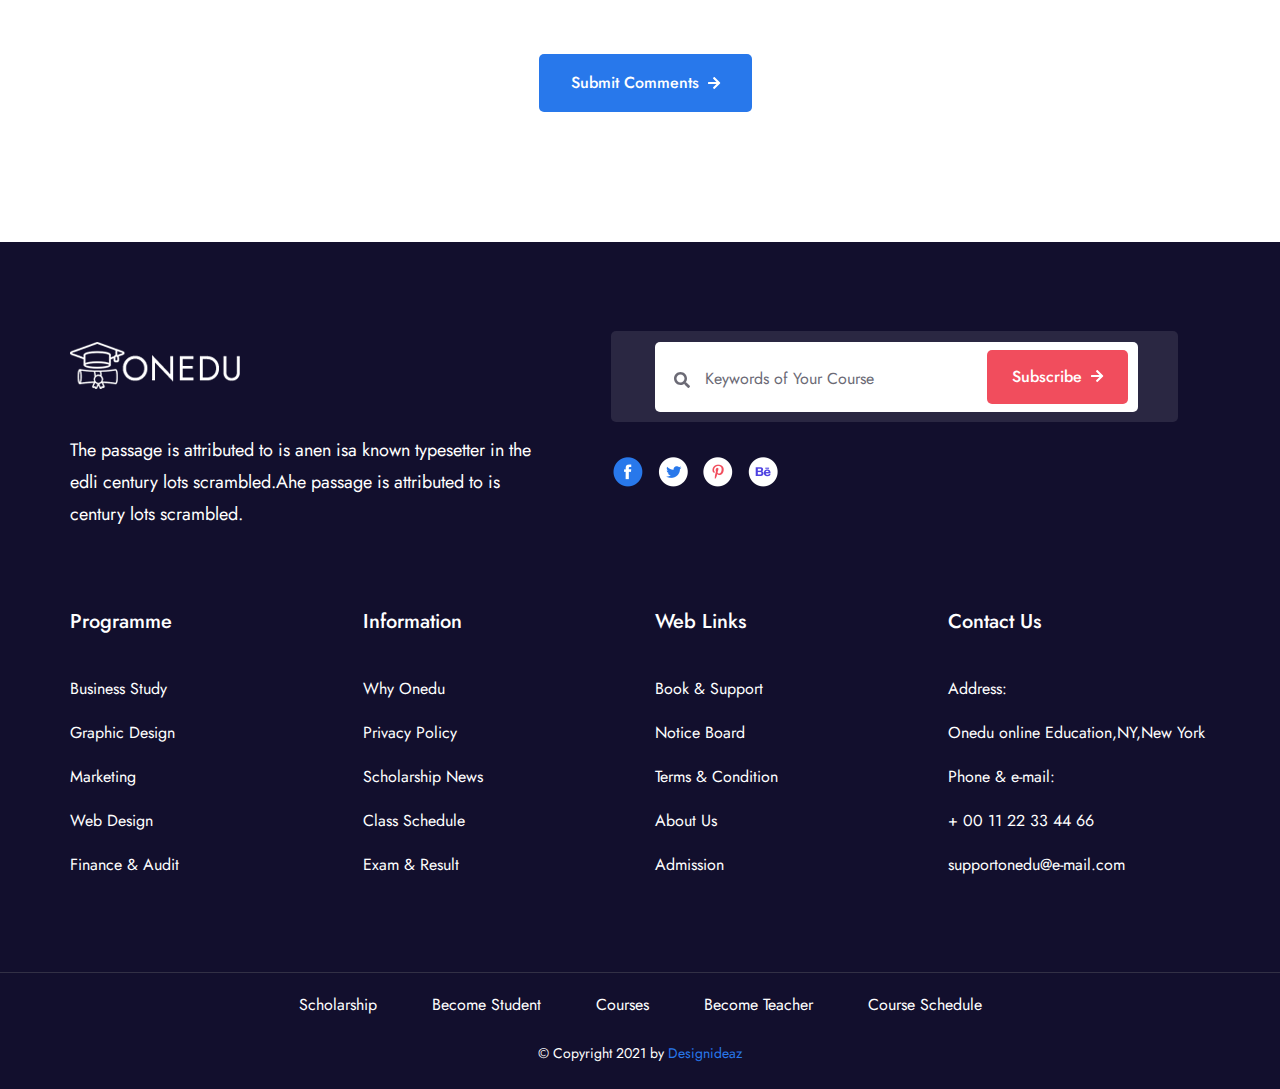
<file: blog-details.html>
<!DOCTYPE html>
<html lang="en">

  <head>
    <meta http-equiv="Content-Type" content="text/html; charset=UTF-8">
    <meta http-equiv="X-UA-Compatible" content="IE=edge" />
    <meta http-equiv="X-UA-Compatible" content="ie=edge">
    <meta name="viewport" content="width=device-width, initial-scale=1.0">
    <meta name="description" content="Responsive and modern online education template built on Bootstrap 4.">
    <meta name="keywords" content="education, online education, education portal">
    <title> Onedu - Online Education Template </title>
    <!-- favicon -->
    <link rel="icon" href="assets/images/logo.png" type="image/gif">
    <!-- bootstrap -->
    <link rel="stylesheet" href="assets/css/bootstrap.min.css">
    <!-- fontawesome -->
    <link rel="stylesheet" href="assets/css/all.min.css">
    <!-- mean menu -->
    <link rel="stylesheet" href="assets/css/meanmenu.css">
    <!-- fontawesome -->
    <link rel="stylesheet" href="assets/css/fontawesome.min.css">
    <!-- slick -->
    <link rel="stylesheet" href="assets/css/slick.css">
    <!-- flaticon -->
    <link rel="stylesheet" href="assets/css/font/flaticon.css">
    <!-- nice select -->
    <link rel="stylesheet" href="assets/css/nice-select.css">
    <!-- magnific popup -->
    <link rel="stylesheet" href="assets/css/magnific-popup.css">
    <!-- style -->
    <link rel="stylesheet" href="assets/css/style.css">
    <!-- responsive -->
    <link rel="stylesheet" href="assets/css/responsive.css">
  </head>

  <body>

    <!-- topbar -->
    <div class="top-bar">
      <div class="container">
        <div class="row">
          <div class="col-lg-6 col-md-6 small-screen-alignment space-bottom">
            <div class="top-bar-right">
              <h6> <span>Welcome</span> To Biggest Online Learing Platform</h6>
            </div>
          </div>
          <div class="col-lg-6 col-md-6 small-screen-alignment">
            <div class="top-bar-left text-right">
              <h6><span class="span-blue">30%</span> Discount for First <span>30%</span> Students</h6>
            </div>
          </div>
        </div>
      </div>
    </div>
    <!-- header -->
    <header class="header">
      <div class="container">
        <div class="row align-items-center">
          <div class="col-lg-2 col-md-3 col-sm-4">
            <div class="site-logo">
              <a href="index.html">
                <img src="assets/images/logo.png" alt="company logo">
              </a>
            </div>
          </div>
          <div class="col-lg-2 col-md-3 col-sm-4 d-flex justify-content-end">
            <div class="category-dropdown">
              <ul>
                <li><a href="#">All Categories <span class="fas fa-angle-down"></span></a>
                  <ul class="submenu">
                    <li>
                      <a href="#">History</a>
                    </li>
                    <li>
                      <a href="#">Mathmetics</a>
                    </li>
                    <li>
                      <a href="#">Physics</a>
                    </li>
                    <li>
                      <a href="#">Schedule</a>
                    </li>
                    <li>
                      <a href="#">Routine</a>
                    </li>
                  </ul>
                </li>
              </ul>
            </div>
          </div>
          <div class="col-lg-8 col-md-6 col-sm-4 d-flex justify-content-end">
            <nav class="main-menu" id="mobile-menu">
              <ul>
                <li>
                  <a href="#">Home</a>
                  <ul class="submenu">
                    <li>
                      <a href="#">Home Page 01</a>
                    </li>
                    <li>
                      <a href="index-2.html">Home Page 02</a>
                    </li>
                  </ul>
                </li>
                <li>
                  <a data-scroll href="#">Pages</a>
                  <ul class="submenu">
                    <li>
                      <a href="blog.html">Blog</a>
                    </li>
                    <li>
                      <a href="blog-details.html">Blog Details</a>
                    </li>
                  </ul>
                </li>
                <li>
                  <a data-scroll href="#">Courses</a>
                  <ul class="submenu">
                    <li>
                      <a href="course.html">Courses</a>
                    </li>
                    <li>
                      <a href="course-2.html">Courses 02</a>
                    </li>
                    <li>
                      <a href="course-details.html">Course Details</a>
                    </li>
                  </ul>
                </li>
                <li>
                  <a data-scroll href="#">Contact</a>
                </li>
                <li class="button header-cta">
                  <a href="#"><span>Try For Free <i class="fas fa-arrow-right"></i></span> </a>
                </li>
                <li class="user-cta">
                  <a href="#"> <i class="fas fa-user"></i></a>
                </li>
              </ul>
            </nav>
          </div>
          <div class="col-12">
            <div class="mobile-menu"></div>
          </div>
        </div>
      </div>
    </header>

    <!-- hero -->
    <div class="course-hero">
      <div class="container">
        <div class="row">
          <div class="col-lg-12 ">
            <div class="bread-crumb">
              <a href="index.html">Home</a>
              <span>/Blog</span>
            </div>
          </div>
        </div>
      </div>
    </div>

    <!-- blog -->

    <div class="blog-list">
      <div class="container">
        <div class="row">
          <div class="col-lg-4">
            <div class="category-widget ">
              <div class="widget-title">
                <h5>Featured Post</h5>
              </div>
              <div class="row">
                <div class="col-lg-12 col-md-6 mb-4">
                  <div class="single-blog blog-list-single">
                    <div class="blog-img">
                      <img src="assets/images/course2.png" alt="women">
                    </div>
                    <div class="blog-metadata">
                      <p>Business Mangement System How To Works It.</p>
                      <span> <i class="fas fa-user"></i> Phillip Hobbs,</span>
                      <span class="margin"> <i class="fas fa-clock"></i> 1st August 2021</span>
                      <a href="blog-details.html" class="mt-4">Read more <i class="fas fa-arrow-right"></i></a>
                    </div>
                  </div>
                </div>
                <div class="col-lg-12 col-md-6 mb-4">
                  <div class="single-blog blog-list-single">
                    <div class="blog-img">
                      <img src="assets/images/course-inner-2.png" alt="women">
                    </div>
                    <div class="blog-metadata">
                      <p>Business Mangement System How To Works It.</p>
                      <span> <i class="fas fa-user"></i> Phillip Hobbs,</span>
                      <span class="margin"> <i class="fas fa-clock"></i> 1st August 2021</span>
                      <a href="blog-details.html" class="mt-4">Read more <i class="fas fa-arrow-right"></i></a>
                    </div>
                  </div>
                </div>
              </div>
            </div>
            <div class="course-left-search widget-margin blog-detail-search">
              <form action="#">
                <div class="form-search-icon">
                  <i class="fas fa-search "></i>
                </div>
                <input type="text" placeholder="Keywords: ui design" />
                <div class="button position-btn">
                  <button type="button"> <i class="fas fa-search"></i></button>
                </div>
              </form>
            </div>
            <div class="category-widget widget-margin">
              <div class="widget-title">
                <h5>Categories</h5>
              </div>
              <ul class="filter-link">
                <li><a href="#">Graphic Design </a><span>(40)</span></li>
                <li><a href="#">Web Development </a><span>(10)</span></li>
                <li><a href="#">Social Media </a><span>(08)</span></li>
                <li><a href="#">Marketing </a><span>(15)</span></li>
                <li><a href="#">Online Education </a><span>(21)</span></li>
                <li><a href="#">Programming</a> <span>(17)</span></li>
                <li><a href="#">WordPress</a><span>(25)</span></li>
              </ul>
            </div>
          </div>
          <div class="col-lg-8 padding">
            <div class="blog-right-details">
              <div class="blog-details-img">
                <img src="assets/images/blog-details-left.png" alt="men">
              </div>
              <div class="blog-metadata blog-details-metadata">
                <div class="upper">
                  <span> <i class="fas fa-user"></i> Phillip Hobbs,</span>
                  <span class="second"> <i class="fas fa-clock"></i> 1st August 2021</span>
                  <span class="third"> <i class="fas fa-comment"></i> 05 Comments</span>
                </div>
                <p>Basic to Advanced WordPress Development help you to Make a Perfecet Developer.</p>
              </div>
            </div>
            <div class="blog-details-text">
              <p class="first-para">Lorem ipsum dolor sit amet, consectetur adipisicing elit, sed do eiusmodtempincididunt ut labore et dolore magna aliqua. Ut enim ad minim veniam, inostrud pariaturExcepteur sint occaecat cupidatat eius modi tempora incidunt utlabore et dolore
                magnam aliquam quaerat voluptatem.
              </p>
              <p class="second-para">Lorem ipsum dolor sit amet, consectetur adipisicing elit, sed do eiusmodtempincididunt ut labore et dolore magna aliqua. Ut enim ad minim veniam, inostrud pariatconsecteure elite more be adipaiscing.</p>
            </div>
            <div class="blog-details-video">
              <img src="assets/images/blog-details-middle.png" alt="team">
              <a href="https://www.youtube.com/watch?v=lHw-6AZvZ7I" class="popup-vdo"><img src="assets/images/video-icon.png" alt="play"></a>
            </div>
            <div class="blog-details-tag">
              <div class="row">
                <div class="col-lg-8 col-md-8 col-sm-8">
                  <div class="tags">
                    <span class="heading">Tags: </span>
                    <span>Marketing,</span>
                    <span>Design,</span>
                    <span>Online Course,</span>
                    <span>Courses</span>
                  </div>
                </div>
                <div class="col-lg-4 col-md-4 col-sm-4">
                  <div class="blog-icon">
                    <ul>
                      <li>
                        <a href="#"><img src="assets/images/blog-detail-icon1.png" alt="facebook"></a>
                      </li>
                      <li>
                        <a href="#"><img src="assets/images/blog-detail-icon2.png" alt="twitter"></a>
                      </li>
                      <li>
                        <a href="#"><img src="assets/images/blog-detail-icon3.png" alt="pinterest"></a>
                      </li>
                      <li>
                        <a href="#"><img src="assets/images/blog-detail-icon4.png" alt="behance"></a>
                      </li>
                    </ul>
                  </div>
                </div>
              </div>
            </div>
            <div class="button position-btn apply-course-btn blog-prev">
              <a href="#"><span>Previous Post <i class="fas fa-arrow-right"></i></span> </a>
            </div>
            <div class="button position-btn apply-course-btn blog-next">
              <a href="#"><span>Next Post <i class="fas fa-arrow-right"></i></span> </a>
            </div>
            <div class="comment-box">
              <div class="widget-title">
                <h5>Students Comments</h5>
              </div>
              <div class="single-comment-container">
                <div class="c-left">
                  <img src="assets/images/comment1.png" alt="woman">
                </div>
                <div class="c-right">
                  <div class="c-top">
                    <div class="comment-left">
                      <span>Mickel Phillip</span>
                      <p>02 May, 2021</p>
                    </div>
                    <div class="comment-right">
                      <p>Reply <i class="fas fa-arrow-right"></i></p>
                    </div>
                  </div>
                  <div class="c-bottom">
                    <p>Lorem ipsum dolor sit amet, consectetur adipisicing eeiusmodtempor magna aliqua.</p>
                  </div>
                </div>
              </div>
              <div class="single-comment-container">
                <div class="c-left">
                  <img src="assets/images/comment2.png" alt="woman">
                </div>
                <div class="c-right">
                  <div class="c-top">
                    <div class="comment-left">
                      <span>Mickel Phillip</span>
                      <p>02 May, 2021</p>
                    </div>
                    <div class="comment-right">
                      <p>Reply <i class="fas fa-arrow-right"></i></p>
                    </div>
                  </div>
                  <div class="c-bottom">
                    <p>Lorem ipsum dolor sit amet, consectetur adipisicing eeiusmodtempor magna aliqua.</p>
                  </div>
                </div>
              </div>
              <div class="single-comment-container">
                <div class="c-left">
                  <img src="assets/images/comment3.png" alt="woman">
                </div>
                <div class="c-right">
                  <div class="c-top">
                    <div class="comment-left">
                      <span>Mickel Phillip</span>
                      <p>02 May, 2021</p>
                    </div>
                    <div class="comment-right">
                      <p>Reply <i class="fas fa-arrow-right"></i></p>
                    </div>
                  </div>
                  <div class="c-bottom">
                    <p>Lorem ipsum dolor sit amet, consectetur adipisicing eeiusmodtempor magna aliqua.</p>
                  </div>
                </div>
              </div>
            </div>
            <div class="comment-form">
              <div class="widget-title">
                <h5>Students Comments</h5>
              </div>
              <form action="#">
                <div class="form-row">
                  <div class="form-group col-lg-6 mid-space-left">
                    <input type="text" class="form-control" placeholder="Your Name" />
                  </div>
                  <div class="form-group col-lg-6 mid-space-right">
                    <input type="email" class="form-control" placeholder="Your Email" />
                  </div>
                </div>
                <textarea class="form-control mt-2" cols="30" rows="7" placeholder="Message"></textarea>
                <div class="button position-btn apply-course-btn blog-next">
                  <a href="#"><span>Submit Comments <i class="fas fa-arrow-right"></i></span> </a>
                </div>
              </form>
            </div>
          </div>
        </div>
      </div>
    </div>


    <!-- footer -->
    <footer class="footer">
      <div class="container">
        <div class="row">
          <div class="col-lg-6 col-md-12">
            <div class="footer-left">
              <img src="assets/images/footer-logo.png" alt="footer logo">
              <p>The passage is attributed to is anen isa known typesetter in the edli century lots scrambled.Ahe passage is attributed to is century lots scrambled.</p>
            </div>
          </div>
          <div class="col-lg-6 col-md-12 responsive-margin">
            <div class="hero-input footer-input">
              <form action="#">
                <div class="form-search-icon">
                  <i class="fas fa-search "></i>
                </div>
                <input type="text" placeholder="Keywords of Your Course" />
                <div class="button position-btn">
                  <a href="#"><span>Subscribe <i class="fas fa-arrow-right"></i></span> </a>
                </div>
              </form>
            </div>
            <div class="footer-icon">
              <ul>
                <li>
                  <a href="#"><img src="assets/images/footer-icon.png" alt="facebook-icon"></a>
                </li>
                <li>
                  <a href="#"><img src="assets/images/footer-icon2.png" alt="twitter-icon"></a>
                </li>
                <li>
                  <a href="#"><img src="assets/images/footer-icon3.png" alt="pinterest-icon"></a>
                </li>
                <li>
                  <a href="#"><img src="assets/images/footer-icon4.png" alt="behance-icon"></a>
                </li>
              </ul>
            </div>
          </div>
        </div>
        <div class="row row-space">
          <div class="col-lg-3 col-md-3 col-sm-6 small-margin">
            <div class="footer-link">
              <h5>Programme</h5>
              <ul>
                <li>
                  <a href="#">Business Study</a>
                </li>
                <li>
                  <a href="#">Graphic Design</a>
                </li>
                <li>
                  <a href="#">Marketing</a>
                </li>
                <li>
                  <a href="#">Web Design</a>
                </li>
                <li>
                  <a href="#">Finance & Audit</a>
                </li>
              </ul>
            </div>
          </div>
          <div class="col-lg-3 col-md-3 col-sm-6 small-margin">
            <div class="footer-link">
              <h5>Information</h5>
              <ul>
                <li>
                  <a href="#">Why Onedu</a>
                </li>
                <li>
                  <a href="#">Privacy Policy</a>
                </li>
                <li>
                  <a href="#">Scholarship News</a>
                </li>
                <li>
                  <a href="#">Class Schedule</a>
                </li>
                <li>
                  <a href="#">Exam & Result</a>
                </li>
              </ul>
            </div>
          </div>
          <div class="col-lg-3 col-md-3 col-sm-6">
            <div class="footer-link">
              <h5>Web Links</h5>
              <ul>
                <li>
                  <a href="#">Book & Support</a>
                </li>
                <li>
                  <a href="#">Notice Board</a>
                </li>
                <li>
                  <a href="#">Terms & Condition</a>
                </li>
                <li>
                  <a href="#">About Us</a>
                </li>
                <li>
                  <a href="#">Admission</a>
                </li>
              </ul>
            </div>
          </div>
          <div class="col-lg-3 col-md-3 col-sm-6">
            <div class="footer-link">
              <h5>Contact Us</h5>
              <ul>
                <li>
                  <a href="#">Address:</a>
                </li>
                <li>
                  <a href="#">Onedu online Education,NY,New York</a>
                </li>
                <li>
                  <a href="#">Phone & e-mail:</a>
                </li>
                <li>
                  <a href="#">+ 00 11 22 33 44 66</a>
                </li>
                <li>
                  <a href="#">supportonedu@e-mail.com</a>
                </li>
              </ul>
            </div>
          </div>
        </div>
      </div>
    </footer>
    <div class="footer-copyright">
      <div class="container">
        <div class="row">
          <div class="col-lg-12">
            <div class="footer-menu text-center">
              <ul>
                <li>
                  <a href="#">Scholarship</a>
                </li>
                <li>
                  <a href="#">Become Student</a>
                </li>
                <li>
                  <a href="#">Courses</a>
                </li>
                <li>
                  <a href="#">Become Teacher</a>
                </li>
                <li>
                  <a href="#">Course Schedule</a>
                </li>
              </ul>
              <p>© Copyright 2021 by <span>Designideaz</span></p>
            </div>
          </div>
        </div>
      </div>
    </div>

    <!-- back to top button -->
    <div class="top-btn ">
      <i class="fas fa-chevron-up "></i>
    </div>

    <!-- jquery -->
    <script src="assets/js/jquery-1.12.4.min.js "></script>
    <!-- bootstrap -->
    <script src="assets/js/bootstrap.min.js "></script>
    <!-- fontawesome js-->
    <script src="assets/js/all.min.js "></script>
    <!-- mean menu js -->
    <script src="assets/js/jquery.meanmenu.min.js "></script>
    <!-- fontawesome js -->
    <script src="assets/js/fontawesome.min.js "></script>
    <!-- slick js-->
    <script src="assets/js/slick.min.js "></script>
    <!-- nice select js-->
    <script src="assets/js/jquery.nice-select.min.js "></script>
    <!-- magnific popup js-->
    <script src="assets/js/jquery.magnific-popup.js "></script>
    <!-- isotope  js-->
    <script src="assets/js/isotope.pkgd.min.js"></script>
    <!-- main -->
    <script src="assets/js/app.js "></script>
  </body>

</html>
</file>
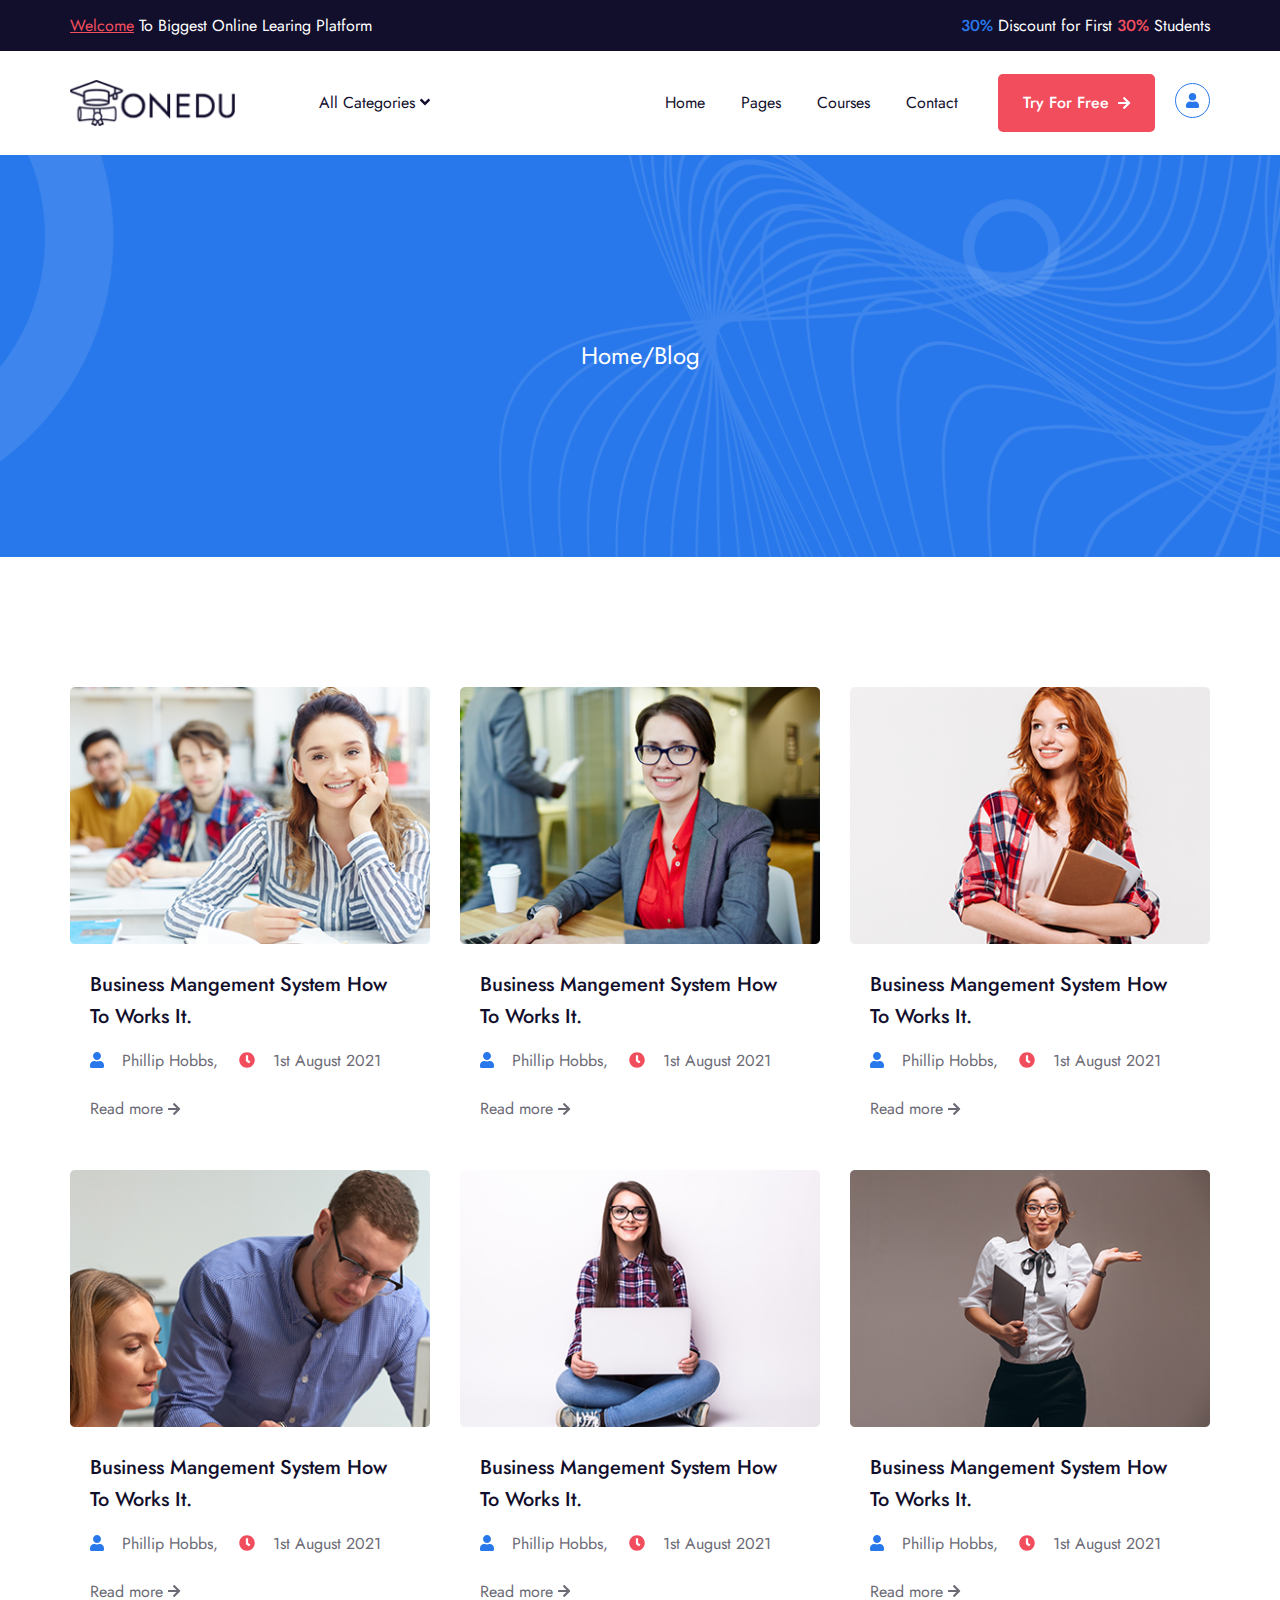
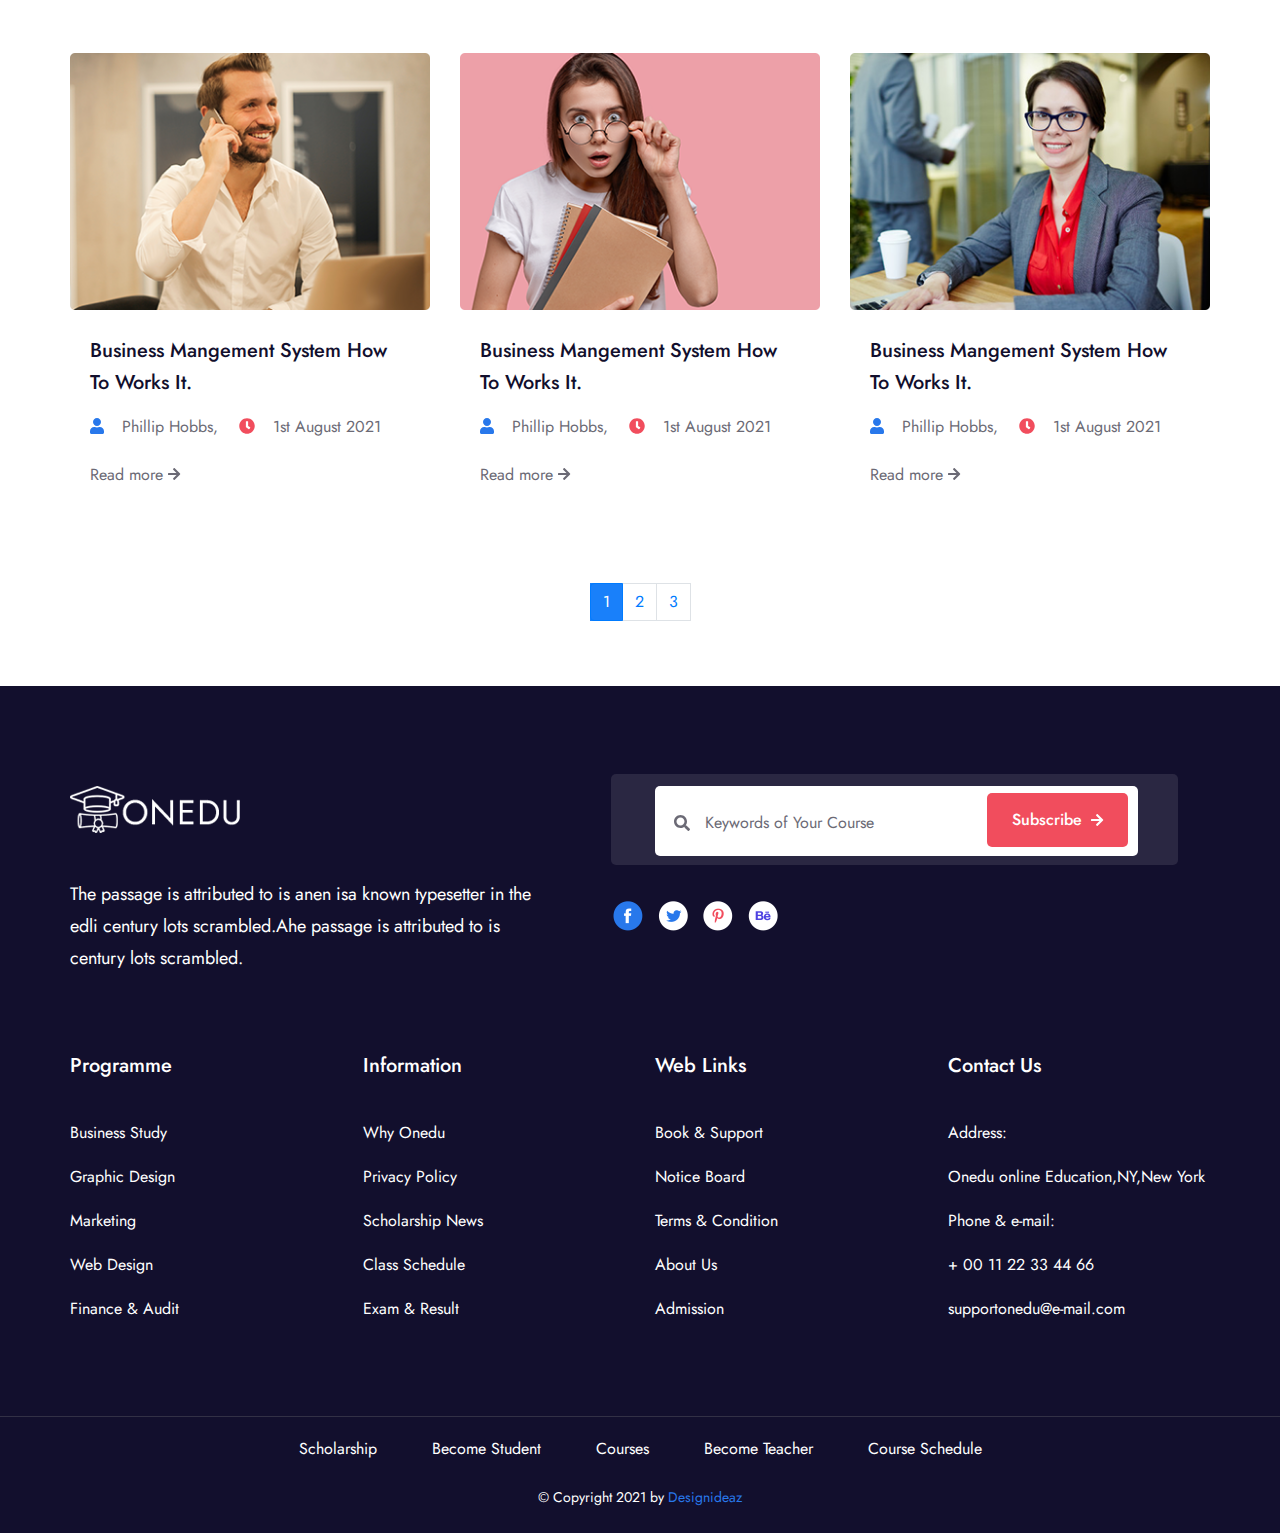
<file: blog.html>
<!DOCTYPE html>
<html lang="en">

  <head>
    <meta http-equiv="Content-Type" content="text/html; charset=UTF-8">
    <meta http-equiv="X-UA-Compatible" content="IE=edge" />
    <meta http-equiv="X-UA-Compatible" content="ie=edge">
    <meta name="viewport" content="width=device-width, initial-scale=1.0">
    <meta name="description" content="Responsive and modern online education template built on Bootstrap 4.">
    <meta name="keywords" content="education, online education, education portal">
    <title> Onedu - Online Education Template </title>
    <!-- favicon -->
    <link rel="icon" href="assets/images/logo.png" type="image/gif">
    <!-- bootstrap -->
    <link rel="stylesheet" href="assets/css/bootstrap.min.css">
    <!-- fontawesome -->
    <link rel="stylesheet" href="assets/css/all.min.css">
    <!-- mean menu -->
    <link rel="stylesheet" href="assets/css/meanmenu.css">
    <!-- fontawesome -->
    <link rel="stylesheet" href="assets/css/fontawesome.min.css">
    <!-- slick -->
    <link rel="stylesheet" href="assets/css/slick.css">
    <!-- flaticon -->
    <link rel="stylesheet" href="assets/css/font/flaticon.css">
    <!-- nice select -->
    <link rel="stylesheet" href="assets/css/nice-select.css">
    <!-- magnific popup -->
    <link rel="stylesheet" href="assets/css/magnific-popup.css">
    <!-- style -->
    <link rel="stylesheet" href="assets/css/style.css">
    <!-- responsive -->
    <link rel="stylesheet" href="assets/css/responsive.css">
  </head>

  <body>

    <!-- topbar -->
    <div class="top-bar">
      <div class="container">
        <div class="row">
          <div class="col-lg-6 col-md-6 small-screen-alignment space-bottom">
            <div class="top-bar-right">
              <h6> <span>Welcome</span> To Biggest Online Learing Platform</h6>
            </div>
          </div>
          <div class="col-lg-6 col-md-6 small-screen-alignment">
            <div class="top-bar-left text-right">
              <h6><span class="span-blue">30%</span> Discount for First <span>30%</span> Students</h6>
            </div>
          </div>
        </div>
      </div>
    </div>
    <!-- header -->
    <header class="header">
      <div class="container">
        <div class="row align-items-center">
          <div class="col-lg-2 col-md-3 col-sm-4">
            <div class="site-logo">
              <a href="index.html">
                <img src="assets/images/logo.png" alt="company logo">
              </a>
            </div>
          </div>
          <div class="col-lg-2 col-md-3 col-sm-4 d-flex justify-content-end">
            <div class="category-dropdown">
              <ul>
                <li><a href="#">All Categories <span class="fas fa-angle-down"></span></a>
                  <ul class="submenu">
                    <li>
                      <a href="#">History</a>
                    </li>
                    <li>
                      <a href="#">Mathmetics</a>
                    </li>
                    <li>
                      <a href="#">Physics</a>
                    </li>
                    <li>
                      <a href="#">Schedule</a>
                    </li>
                    <li>
                      <a href="#">Routine</a>
                    </li>
                  </ul>
                </li>
              </ul>
            </div>
          </div>
          <div class="col-lg-8 col-md-6 col-sm-4 d-flex justify-content-end">
            <nav class="main-menu" id="mobile-menu">
              <ul>
                <li>
                  <a href="#">Home</a>
                  <ul class="submenu">
                    <li>
                      <a href="#">Home Page 01</a>
                    </li>
                    <li>
                      <a href="index-2.html">Home Page 02</a>
                    </li>
                  </ul>
                </li>
                <li>
                  <a data-scroll href="#">Pages</a>
                  <ul class="submenu">
                    <li>
                      <a href="blog.html">Blog</a>
                    </li>
                    <li>
                      <a href="blog-details.html">Blog Details</a>
                    </li>
                  </ul>
                </li>
                <li>
                  <a data-scroll href="#">Courses</a>
                  <ul class="submenu">
                    <li>
                      <a href="course.html">Courses</a>
                    </li>
                    <li>
                      <a href="course-2.html">Courses 02</a>
                    </li>
                    <li>
                      <a href="course-details.html">Course Details</a>
                    </li>
                  </ul>
                </li>
                <li>
                  <a data-scroll href="#">Contact</a>
                </li>
                <li class="button header-cta">
                  <a href="#"><span>Try For Free <i class="fas fa-arrow-right"></i></span> </a>
                </li>
                <li class="user-cta">
                  <a href="#"> <i class="fas fa-user"></i></a>
                </li>
              </ul>
            </nav>
          </div>
          <div class="col-12">
            <div class="mobile-menu"></div>
          </div>
        </div>
      </div>
    </header>

    <!-- hero -->
    <div class="course-hero">
      <div class="container">
        <div class="row">
          <div class="col-lg-12 ">
            <div class="bread-crumb">
              <a href="index.html">Home</a>
              <span>/Blog</span>
            </div>
          </div>
        </div>
      </div>
    </div>

    <!-- blog -->

    <div class="blog-list">
      <div class="container">
        <div class="row">
          <div class="col-lg-4 col-md-6 mb-4">
            <div class="single-blog blog-list-single">
              <div class="blog-img">
                <img src="assets/images/course2.png" alt="women">
              </div>
              <div class="blog-metadata">
                <p>Business Mangement System How To Works It.</p>
                <span> <i class="fas fa-user"></i> Phillip Hobbs,</span>
                <span class="margin"> <i class="fas fa-clock"></i> 1st August 2021</span>
                <a href="blog-details.html" class="mt-4">Read more <i class="fas fa-arrow-right"></i></a>
              </div>
            </div>
          </div>
          <div class="col-lg-4 col-md-6 mb-4">
            <div class="single-blog blog-list-single">
              <div class="blog-img">
                <img src="assets/images/course-inner-2.png" alt="women">
              </div>
              <div class="blog-metadata">
                <p>Business Mangement System How To Works It.</p>
                <span> <i class="fas fa-user"></i> Phillip Hobbs,</span>
                <span class="margin"> <i class="fas fa-clock"></i> 1st August 2021</span>
                <a href="blog-details.html" class="mt-4">Read more <i class="fas fa-arrow-right"></i></a>
              </div>
            </div>
          </div>
          <div class="col-lg-4 col-md-6 mb-4">
            <div class="single-blog blog-list-single">
              <div class="blog-img">
                <img src="assets/images/filter-image3.png" alt="women">
              </div>
              <div class="blog-metadata">
                <p>Business Mangement System How To Works It.</p>
                <span> <i class="fas fa-user"></i> Phillip Hobbs,</span>
                <span class="margin"> <i class="fas fa-clock"></i> 1st August 2021</span>
                <a href="blog-details.html" class="mt-4">Read more <i class="fas fa-arrow-right"></i></a>
              </div>
            </div>
          </div>
          <div class="col-lg-4 col-md-6 mb-4">
            <div class="single-blog blog-list-single">
              <div class="blog-img">
                <img src="assets/images/course-inner-5.png" alt="women">
              </div>
              <div class="blog-metadata">
                <p>Business Mangement System How To Works It.</p>
                <span> <i class="fas fa-user"></i> Phillip Hobbs,</span>
                <span class="margin"> <i class="fas fa-clock"></i> 1st August 2021</span>
                <a href="blog-details.html" class="mt-4">Read more <i class="fas fa-arrow-right"></i></a>
              </div>
            </div>
          </div>
          <div class="col-lg-4 col-md-6 mb-4">
            <div class="single-blog blog-list-single">
              <div class="blog-img">
                <img src="assets/images/filter-image2.png" alt="women">
              </div>
              <div class="blog-metadata">
                <p>Business Mangement System How To Works It.</p>
                <span> <i class="fas fa-user"></i> Phillip Hobbs,</span>
                <span class="margin"> <i class="fas fa-clock"></i> 1st August 2021</span>
                <a href="blog-details.html" class="mt-4">Read more <i class="fas fa-arrow-right"></i></a>
              </div>
            </div>
          </div>
          <div class="col-lg-4 col-md-6 mb-4">
            <div class="single-blog blog-list-single">
              <div class="blog-img">
                <img src="assets/images/course-inner-4.png" alt="women">
              </div>
              <div class="blog-metadata">
                <p>Business Mangement System How To Works It.</p>
                <span> <i class="fas fa-user"></i> Phillip Hobbs,</span>
                <span class="margin"> <i class="fas fa-clock"></i> 1st August 2021</span>
                <a href="blog-details.html" class="mt-4">Read more <i class="fas fa-arrow-right"></i></a>
              </div>
            </div>
          </div>
          <div class="col-lg-4 col-md-6 mb-4">
            <div class="single-blog blog-list-single">
              <div class="blog-img">
                <img src="assets/images/course-inner-3.png" alt="women">
              </div>
              <div class="blog-metadata">
                <p>Business Mangement System How To Works It.</p>
                <span> <i class="fas fa-user"></i> Phillip Hobbs,</span>
                <span class="margin"> <i class="fas fa-clock"></i> 1st August 2021</span>
                <a href="blog-details.html" class="mt-4">Read more <i class="fas fa-arrow-right"></i></a>
              </div>
            </div>
          </div>
          <div class="col-lg-4 col-md-6 mb-4">
            <div class="single-blog blog-list-single">
              <div class="blog-img">
                <img src="assets/images/filter-image1.png" alt="women">
              </div>
              <div class="blog-metadata">
                <p>Business Mangement System How To Works It.</p>
                <span> <i class="fas fa-user"></i> Phillip Hobbs,</span>
                <span class="margin"> <i class="fas fa-clock"></i> 1st August 2021</span>
                <a href="blog-details.html" class="mt-4">Read more <i class="fas fa-arrow-right"></i></a>
              </div>
            </div>
          </div>
          <div class="col-lg-4 col-md-6 mb-4">
            <div class="single-blog blog-list-single">
              <div class="blog-img">
                <img src="assets/images/course-inner-2.png" alt="women">
              </div>
              <div class="blog-metadata">
                <p>Business Mangement System How To Works It.</p>
                <span> <i class="fas fa-user"></i> Phillip Hobbs,</span>
                <span class="margin"> <i class="fas fa-clock"></i> 1st August 2021</span>
                <a href="blog-details.html" class="mt-4">Read more <i class="fas fa-arrow-right"></i></a>
              </div>
            </div>
          </div>
        </div>
        <div class="row pagination-margin">
          <div class="col-lg-12 ">
            <nav aria-label="...">
              <ul class="pagination justify-content-center">
                <li class="page-item active"><a class="page-link" href="#">1</a></li>
                <li class="page-item ">
                  <a class="page-link" href="#">2 <span class="sr-only">(current)</span></a>
                </li>
                <li class="page-item"><a class="page-link" href="#">3</a></li>
              </ul>
            </nav>
          </div>
        </div>
      </div>
    </div>


    <!-- footer -->
    <footer class="footer blog-footer">
      <div class="container">
        <div class="row">
          <div class="col-lg-6 col-md-12">
            <div class="footer-left">
              <img src="assets/images/footer-logo.png" alt="footer logo">
              <p>The passage is attributed to is anen isa known typesetter in the edli century lots scrambled.Ahe passage is attributed to is century lots scrambled.</p>
            </div>
          </div>
          <div class="col-lg-6 col-md-12 responsive-margin">
            <div class="hero-input footer-input">
              <form action="#">
                <div class="form-search-icon">
                  <i class="fas fa-search "></i>
                </div>
                <input type="text" placeholder="Keywords of Your Course" />
                <div class="button position-btn">
                  <a href="#"><span>Subscribe <i class="fas fa-arrow-right"></i></span> </a>
                </div>
              </form>
            </div>
            <div class="footer-icon">
              <ul>
                <li>
                  <a href="#"><img src="assets/images/footer-icon.png" alt="facebook-icon"></a>
                </li>
                <li>
                  <a href="#"><img src="assets/images/footer-icon2.png" alt="twitter-icon"></a>
                </li>
                <li>
                  <a href="#"><img src="assets/images/footer-icon3.png" alt="pinterest-icon"></a>
                </li>
                <li>
                  <a href="#"><img src="assets/images/footer-icon4.png" alt="behance-icon"></a>
                </li>
              </ul>
            </div>
          </div>
        </div>
        <div class="row row-space">
          <div class="col-lg-3 col-md-3 col-sm-6 small-margin">
            <div class="footer-link">
              <h5>Programme</h5>
              <ul>
                <li>
                  <a href="#">Business Study</a>
                </li>
                <li>
                  <a href="#">Graphic Design</a>
                </li>
                <li>
                  <a href="#">Marketing</a>
                </li>
                <li>
                  <a href="#">Web Design</a>
                </li>
                <li>
                  <a href="#">Finance & Audit</a>
                </li>
              </ul>
            </div>
          </div>
          <div class="col-lg-3 col-md-3 col-sm-6 small-margin">
            <div class="footer-link">
              <h5>Information</h5>
              <ul>
                <li>
                  <a href="#">Why Onedu</a>
                </li>
                <li>
                  <a href="#">Privacy Policy</a>
                </li>
                <li>
                  <a href="#">Scholarship News</a>
                </li>
                <li>
                  <a href="#">Class Schedule</a>
                </li>
                <li>
                  <a href="#">Exam & Result</a>
                </li>
              </ul>
            </div>
          </div>
          <div class="col-lg-3 col-md-3 col-sm-6">
            <div class="footer-link">
              <h5>Web Links</h5>
              <ul>
                <li>
                  <a href="#">Book & Support</a>
                </li>
                <li>
                  <a href="#">Notice Board</a>
                </li>
                <li>
                  <a href="#">Terms & Condition</a>
                </li>
                <li>
                  <a href="#">About Us</a>
                </li>
                <li>
                  <a href="#">Admission</a>
                </li>
              </ul>
            </div>
          </div>
          <div class="col-lg-3 col-md-3 col-sm-6">
            <div class="footer-link">
              <h5>Contact Us</h5>
              <ul>
                <li>
                  <a href="#">Address:</a>
                </li>
                <li>
                  <a href="#">Onedu online Education,NY,New York</a>
                </li>
                <li>
                  <a href="#">Phone & e-mail:</a>
                </li>
                <li>
                  <a href="#">+ 00 11 22 33 44 66</a>
                </li>
                <li>
                  <a href="#">supportonedu@e-mail.com</a>
                </li>
              </ul>
            </div>
          </div>
        </div>
      </div>
    </footer>
    <div class="footer-copyright">
      <div class="container">
        <div class="row">
          <div class="col-lg-12">
            <div class="footer-menu text-center">
              <ul>
                <li>
                  <a href="#">Scholarship</a>
                </li>
                <li>
                  <a href="#">Become Student</a>
                </li>
                <li>
                  <a href="#">Courses</a>
                </li>
                <li>
                  <a href="#">Become Teacher</a>
                </li>
                <li>
                  <a href="#">Course Schedule</a>
                </li>
              </ul>
              <p>© Copyright 2021 by <span>Designideaz</span></p>
            </div>
          </div>
        </div>
      </div>
    </div>

    <!-- back to top button -->
    <div class="top-btn ">
      <i class="fas fa-chevron-up "></i>
    </div>

    <!-- jquery -->
    <script src="assets/js/jquery-1.12.4.min.js "></script>
    <!-- bootstrap -->
    <script src="assets/js/bootstrap.min.js "></script>
    <!-- fontawesome js-->
    <script src="assets/js/all.min.js "></script>
    <!-- mean menu js -->
    <script src="assets/js/jquery.meanmenu.min.js "></script>
    <!-- fontawesome js -->
    <script src="assets/js/fontawesome.min.js "></script>
    <!-- slick js-->
    <script src="assets/js/slick.min.js "></script>
    <!-- nice select js-->
    <script src="assets/js/jquery.nice-select.min.js "></script>
    <!-- magnific popup js-->
    <script src="assets/js/jquery.magnific-popup.js "></script>
    <!-- isotope  js-->
    <script src="assets/js/isotope.pkgd.min.js"></script>
    <!-- main -->
    <script src="assets/js/app.js "></script>
  </body>

</html>
</file>
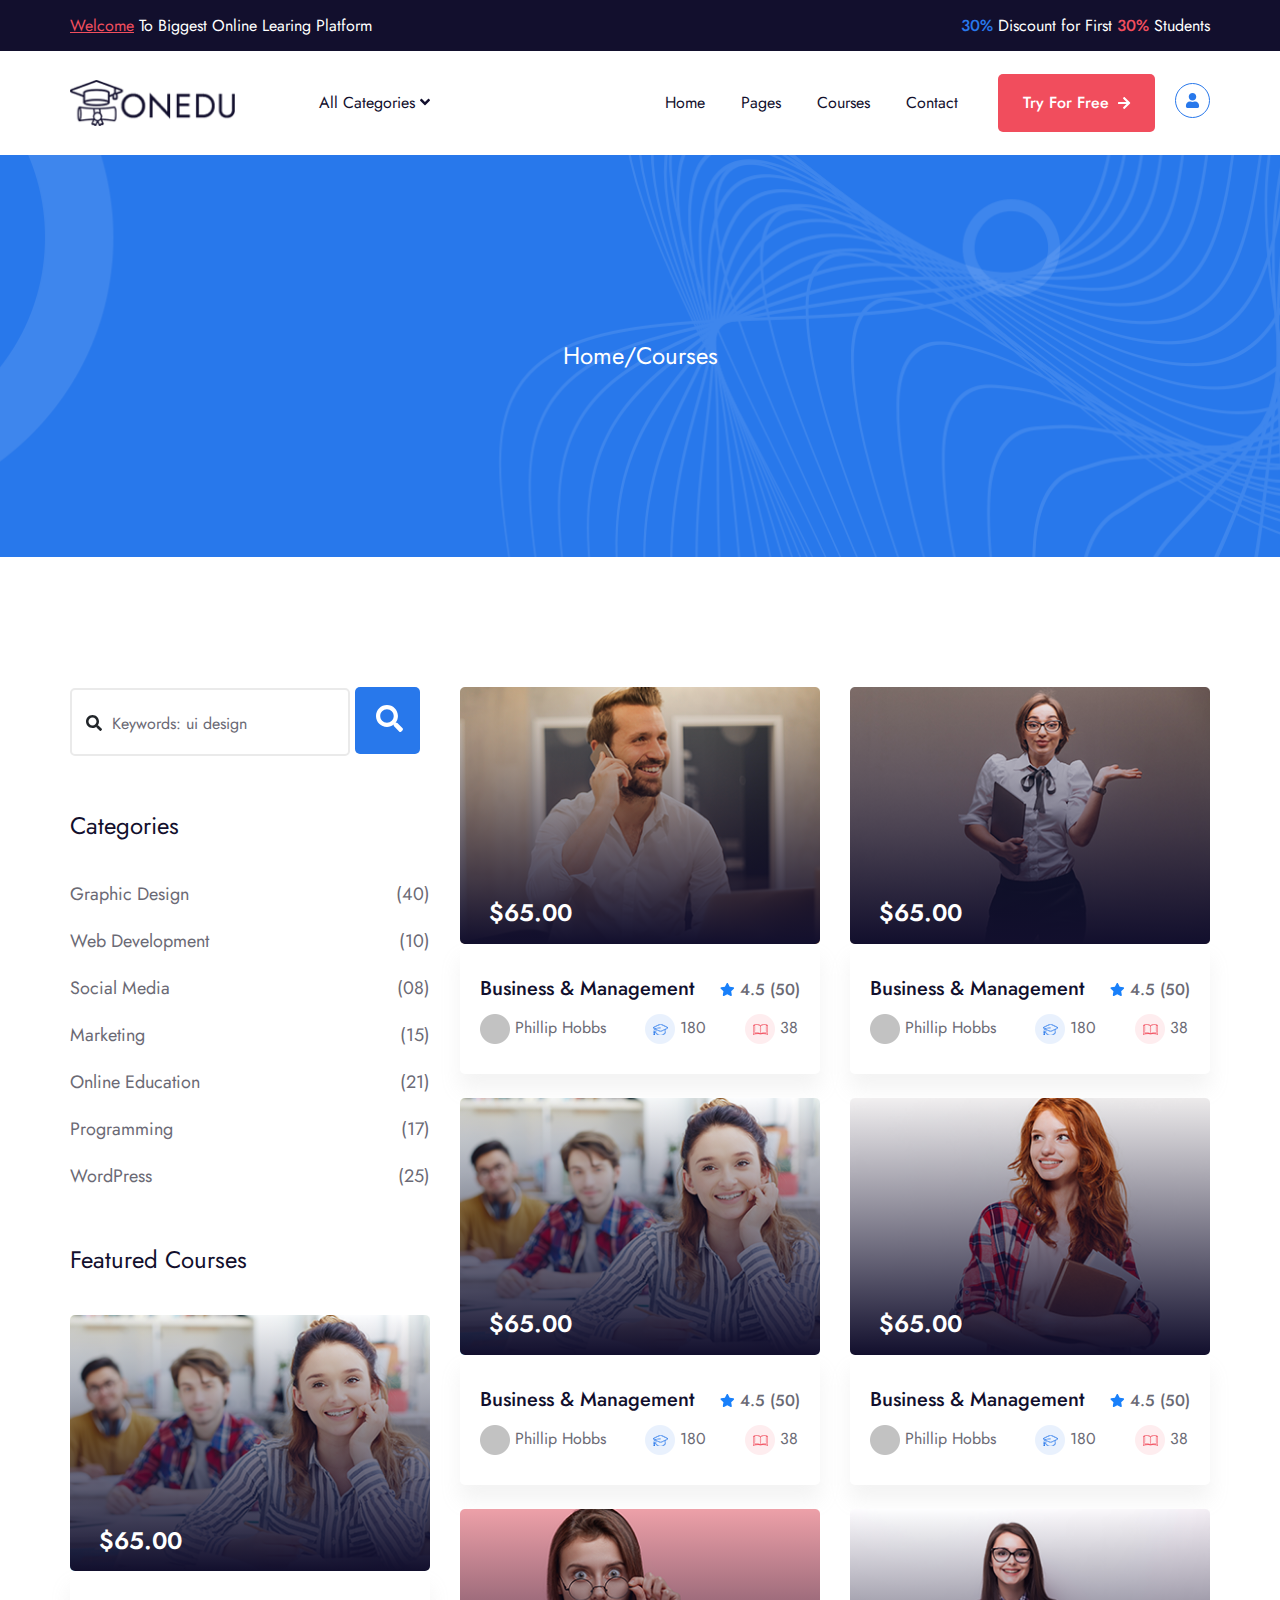
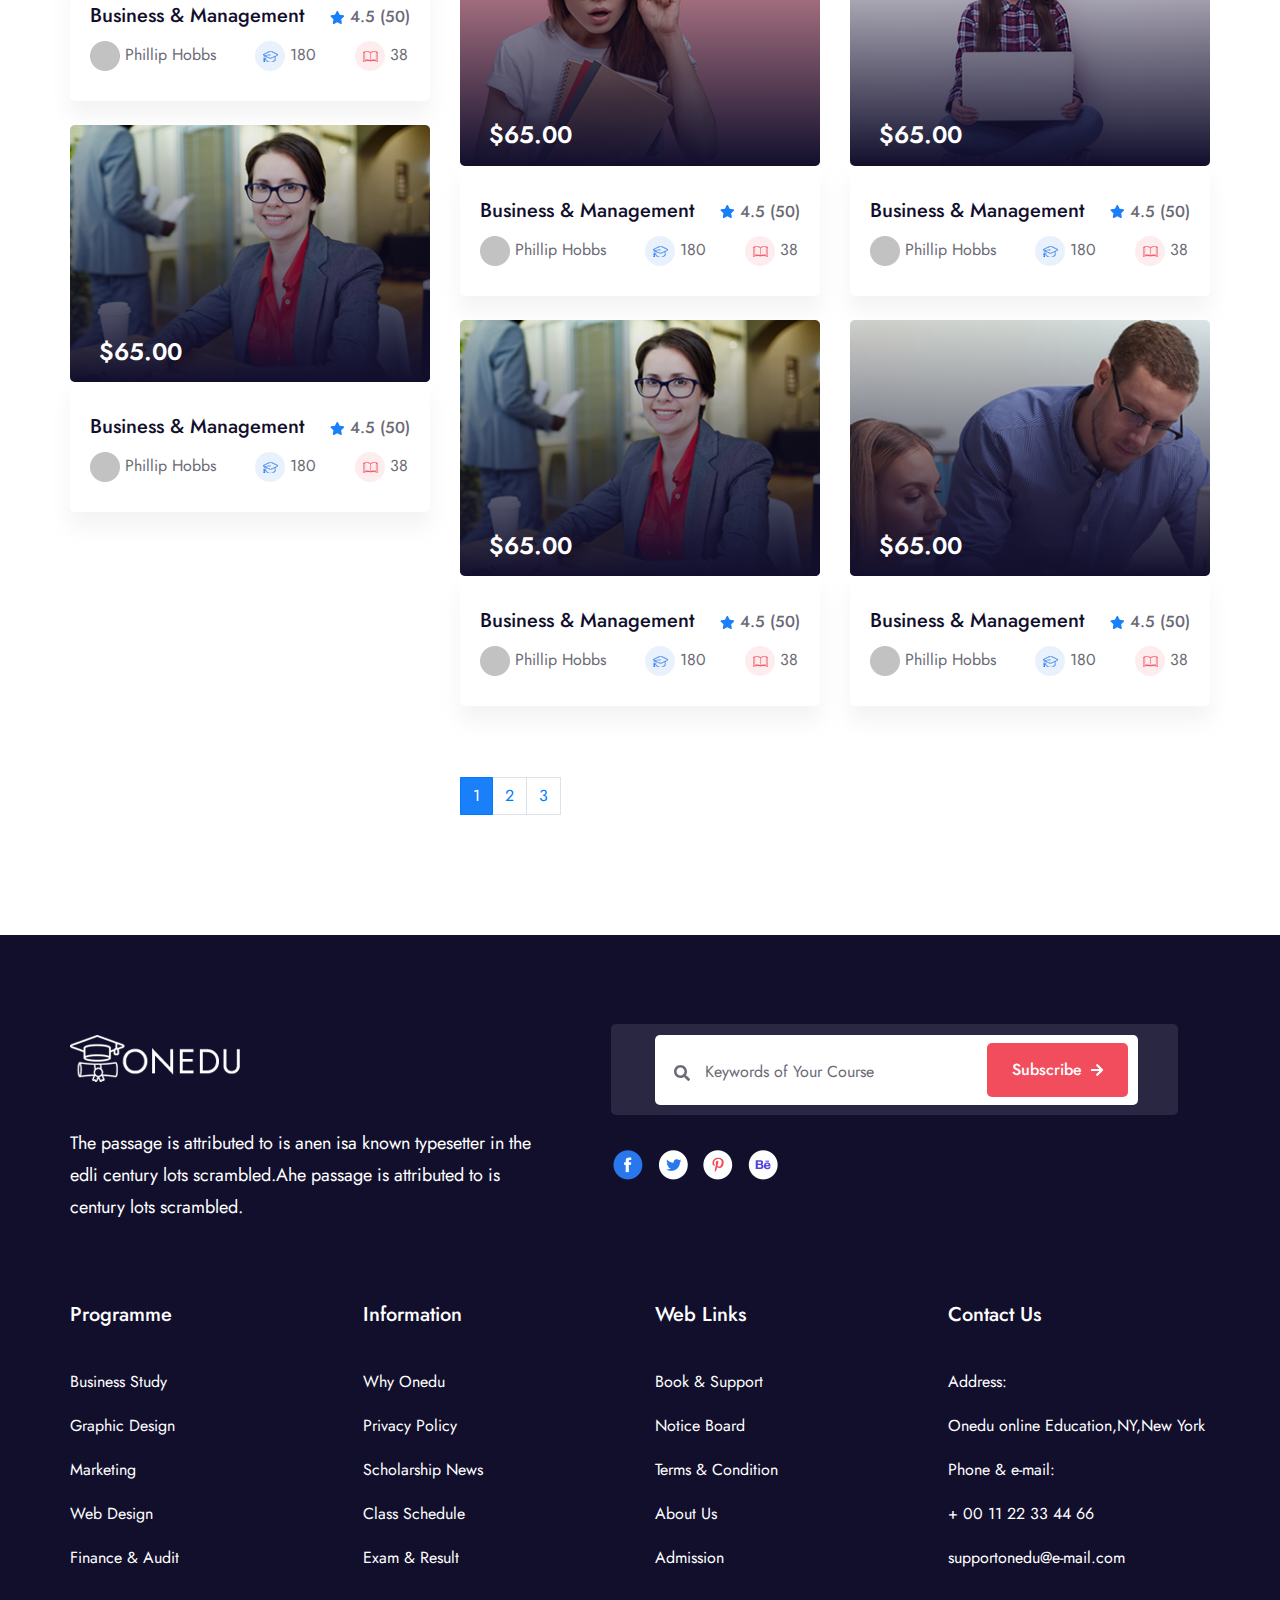
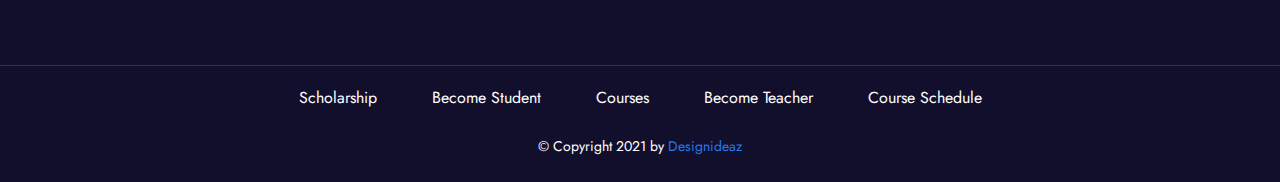
<file: course-2.html>
<!DOCTYPE html>
<html lang="en">

  <head>
    <meta http-equiv="Content-Type" content="text/html; charset=UTF-8">
    <meta http-equiv="X-UA-Compatible" content="IE=edge" />
    <meta http-equiv="X-UA-Compatible" content="ie=edge">
    <meta name="viewport" content="width=device-width, initial-scale=1.0">
    <meta name="description" content="Responsive and modern online education template built on Bootstrap 4.">
    <meta name="keywords" content="education, online education, education portal">
    <title> Onedu - Online Education Template </title>
    <!-- favicon -->
    <link rel="icon" href="assets/images/logo.png" type="image/gif">
    <!-- bootstrap -->
    <link rel="stylesheet" href="assets/css/bootstrap.min.css">
    <!-- fontawesome -->
    <link rel="stylesheet" href="assets/css/all.min.css">
    <!-- mean menu -->
    <link rel="stylesheet" href="assets/css/meanmenu.css">
    <!-- fontawesome -->
    <link rel="stylesheet" href="assets/css/fontawesome.min.css">
    <!-- slick -->
    <link rel="stylesheet" href="assets/css/slick.css">
    <!-- flaticon -->
    <link rel="stylesheet" href="assets/css/font/flaticon.css">
    <!-- nice select -->
    <link rel="stylesheet" href="assets/css/nice-select.css">
    <!-- magnific popup -->
    <link rel="stylesheet" href="assets/css/magnific-popup.css">
    <!-- style -->
    <link rel="stylesheet" href="assets/css/style.css">
    <!-- responsive -->
    <link rel="stylesheet" href="assets/css/responsive.css">
  </head>

  <body>

    <!-- topbar -->
    <div class="top-bar">
      <div class="container">
        <div class="row">
          <div class="col-lg-6 col-md-6 small-screen-alignment space-bottom">
            <div class="top-bar-right">
              <h6> <span>Welcome</span> To Biggest Online Learing Platform</h6>
            </div>
          </div>
          <div class="col-lg-6 col-md-6 small-screen-alignment">
            <div class="top-bar-left text-right">
              <h6><span class="span-blue">30%</span> Discount for First <span>30%</span> Students</h6>
            </div>
          </div>
        </div>
      </div>
    </div>
    <!-- header -->
    <header class="header">
      <div class="container">
        <div class="row align-items-center">
          <div class="col-lg-2 col-md-3 col-sm-4">
            <div class="site-logo">
              <a href="index.html">
                <img src="assets/images/logo.png" alt="company logo">
              </a>
            </div>
          </div>
          <div class="col-lg-2 col-md-3 col-sm-4 d-flex justify-content-end">
            <div class="category-dropdown">
              <ul>
                <li><a href="#">All Categories <span class="fas fa-angle-down"></span></a>
                  <ul class="submenu">
                    <li>
                      <a href="#">History</a>
                    </li>
                    <li>
                      <a href="#">Mathmetics</a>
                    </li>
                    <li>
                      <a href="#">Physics</a>
                    </li>
                    <li>
                      <a href="#">Schedule</a>
                    </li>
                    <li>
                      <a href="#">Routine</a>
                    </li>
                  </ul>
                </li>
              </ul>
            </div>
          </div>
          <div class="col-lg-8 col-md-6 col-sm-4 d-flex justify-content-end">
            <nav class="main-menu" id="mobile-menu">
              <ul>
                <li>
                  <a href="#">Home</a>
                  <ul class="submenu">
                    <li>
                      <a href="#">Home Page 01</a>
                    </li>
                    <li>
                      <a href="index-2.html">Home Page 02</a>
                    </li>
                  </ul>
                </li>
                <li>
                  <a data-scroll href="#">Pages</a>
                  <ul class="submenu">
                    <li>
                      <a href="blog.html">Blog</a>
                    </li>
                    <li>
                      <a href="blog-details.html">Blog Details</a>
                    </li>
                  </ul>
                </li>
                <li>
                  <a data-scroll href="#">Courses</a>
                  <ul class="submenu">
                    <li>
                      <a href="course.html">Courses</a>
                    </li>
                    <li>
                      <a href="course-2.html">Courses 02</a>
                    </li>
                    <li>
                      <a href="course-details.html">Course Details</a>
                    </li>
                  </ul>
                </li>
                <li>
                  <a data-scroll href="#">Contact</a>
                </li>
                <li class="button header-cta">
                  <a href="#"><span>Try For Free <i class="fas fa-arrow-right"></i></span> </a>
                </li>
                <li class="user-cta">
                  <a href="#"> <i class="fas fa-user"></i></a>
                </li>
              </ul>
            </nav>
          </div>

          <div class="col-12">
            <div class="mobile-menu"></div>
          </div>
        </div>
      </div>
    </header>

    <!-- hero -->
    <div class="course-hero">
      <div class="container">
        <div class="row">
          <div class="col-lg-12 ">
            <div class="bread-crumb">
              <a href="index.html">Home</a>
              <span>/Courses</span>
            </div>
          </div>
        </div>
      </div>
    </div>


    <!-- courses -->
    <div class="course course-inner">
      <div class="container">
        <div class="row">
          <div class="col-lg-4">
            <div class="course-left-search widget-margin">
              <form action="#">
                <div class="form-search-icon">
                  <i class="fas fa-search "></i>
                </div>
                <input type="text" placeholder="Keywords: ui design" />
                <div class="button position-btn">
                  <button type="button"> <i class="fas fa-search"></i></button>
                </div>
              </form>
            </div>
            <div class="category-widget widget-margin">
              <div class="widget-title">
                <h5>Categories</h5>
              </div>
              <ul class="filter-link">
                <li><a href="#">Graphic Design </a><span>(40)</span></li>
                <li><a href="#">Web Development </a><span>(10)</span></li>
                <li><a href="#">Social Media </a><span>(08)</span></li>
                <li><a href="#">Marketing </a><span>(15)</span></li>
                <li><a href="#">Online Education </a><span>(21)</span></li>
                <li><a href="#">Programming</a> <span>(17)</span></li>
                <li><a href="#">WordPress</a><span>(25)</span></li>
              </ul>
            </div>
            <div class="category-widget ">
              <div class="widget-title">
                <h5>Featured Courses</h5>
              </div>
              <div class="row">
                <div class="col-lg-12 col-md-6 mb-4">
                  <a href="#">
                    <div class="single-course-container">
                      <div class="course-img">
                        <img src="assets/images/course2.png" alt="women">
                        <div class="img-data">
                          <span>$65.00</span>
                        </div>
                      </div>
                      <div class="course-metadata">
                        <div class="first-row">
                          <ul>
                            <li><span>Business & Management</span></li>
                            <li><i class="fas fa-star"></i></li>
                            <li>
                              <p>4.5 (50)</p>
                            </li>
                          </ul>
                        </div>
                        <div class="second-row mt-2">
                          <ul>
                            <li>
                              <img src="assets/images/course-meta.png" alt="course meta image">
                              <span>Phillip Hobbs</span>
                            </li>
                            <li>
                              <img src="assets/images/course-small-icon1.png" alt="small icon">
                              <span>180</span>
                            </li>
                            <li>
                              <img src="assets/images/course-small-icon2.png" alt="small icon">
                              <span>38</span>
                            </li>
                          </ul>
                        </div>
                      </div>
                    </div>
                  </a>
                </div>
                <div class="col-lg-12 col-md-6 mb-4">
                  <a href="#">
                    <div class="single-course-container ">
                      <div class="course-img">
                        <img src="assets/images/course-inner-2.png" alt="women">
                        <div class="img-data">
                          <span>$65.00</span>
                        </div>
                      </div>
                      <div class="course-metadata">
                        <div class="first-row">
                          <ul>
                            <li><span>Business & Management</span></li>
                            <li><i class="fas fa-star"></i></li>
                            <li>
                              <p>4.5 (50)</p>
                            </li>
                          </ul>
                        </div>
                        <div class="second-row mt-2">
                          <ul>
                            <li>
                              <img src="assets/images/course-meta.png" alt="course meta image">
                              <span>Phillip Hobbs</span>
                            </li>
                            <li>
                              <img src="assets/images/course-small-icon1.png" alt="small icon">
                              <span>180</span>
                            </li>
                            <li>
                              <img src="assets/images/course-small-icon2.png" alt="small icon">
                              <span>38</span>
                            </li>
                          </ul>
                        </div>
                      </div>
                    </div>
                  </a>
                </div>
              </div>
            </div>
          </div>
          <div class="col-lg-8">
            <div class="row">
              <div class="col-lg-6 col-md-6  mb-4">
                <a href="#">
                  <div class="single-course-container">
                    <div class="course-img">
                      <img src="assets/images/course-inner-3.png" alt="man">
                      <div class="img-data">
                        <span>$65.00</span>
                      </div>
                    </div>
                    <div class="course-metadata">
                      <div class="first-row">
                        <ul>
                          <li><span>Business & Management</span></li>
                          <li><i class="fas fa-star"></i></li>
                          <li>
                            <p>4.5 (50)</p>
                          </li>
                        </ul>
                      </div>
                      <div class="second-row mt-2">
                        <ul>
                          <li>
                            <img src="assets/images/course-meta.png" alt="course meta image">
                            <span>Phillip Hobbs</span>
                          </li>
                          <li>
                            <img src="assets/images/course-small-icon1.png" alt="small icon">
                            <span>180</span>
                          </li>
                          <li>
                            <img src="assets/images/course-small-icon2.png" alt="small icon">
                            <span>38</span>
                          </li>
                        </ul>
                      </div>
                    </div>
                  </div>
                </a>
              </div>
              <div class="col-lg-6 col-md-6  mb-4">
                <a href="#">
                  <div class="single-course-container">
                    <div class="course-img">
                      <img src="assets/images/course-inner-4.png" alt="women">
                      <div class="img-data">
                        <span>$65.00</span>
                      </div>
                    </div>
                    <div class="course-metadata">
                      <div class="first-row">
                        <ul>
                          <li><span>Business & Management</span></li>
                          <li><i class="fas fa-star"></i></li>
                          <li>
                            <p>4.5 (50)</p>
                          </li>
                        </ul>
                      </div>
                      <div class="second-row mt-2">
                        <ul>
                          <li>
                            <img src="assets/images/course-meta.png" alt="course meta image">
                            <span>Phillip Hobbs</span>
                          </li>
                          <li>
                            <img src="assets/images/course-small-icon1.png" alt="small icon">
                            <span>180</span>
                          </li>
                          <li>
                            <img src="assets/images/course-small-icon2.png" alt="small icon">
                            <span>38</span>
                          </li>
                        </ul>
                      </div>
                    </div>
                  </div>
                </a>
              </div>
              <div class="col-lg-6 col-md-6 mb-4">
                <a href="#">
                  <div class="single-course-container">
                    <div class="course-img">
                      <img src="assets/images/course2.png" alt="women">
                      <div class="img-data">
                        <span>$65.00</span>
                      </div>
                    </div>
                    <div class="course-metadata">
                      <div class="first-row">
                        <ul>
                          <li><span>Business & Management</span></li>
                          <li><i class="fas fa-star"></i></li>
                          <li>
                            <p>4.5 (50)</p>
                          </li>
                        </ul>
                      </div>
                      <div class="second-row mt-2">
                        <ul>
                          <li>
                            <img src="assets/images/course-meta.png" alt="course meta image">
                            <span>Phillip Hobbs</span>
                          </li>
                          <li>
                            <img src="assets/images/course-small-icon1.png" alt="small icon">
                            <span>180</span>
                          </li>
                          <li>
                            <img src="assets/images/course-small-icon2.png" alt="small icon">
                            <span>38</span>
                          </li>
                        </ul>
                      </div>
                    </div>
                  </div>
                </a>
              </div>
              <div class="col-lg-6 col-md-6 ">
                <a href="#">
                  <div class="single-course-container">
                    <div class="course-img">
                      <img src="assets/images/filter-image3.png" alt="women">
                      <div class="img-data">
                        <span>$65.00</span>
                      </div>
                    </div>
                    <div class="course-metadata">
                      <div class="first-row">
                        <ul>
                          <li><span>Business & Management</span></li>
                          <li><i class="fas fa-star"></i></li>
                          <li>
                            <p>4.5 (50)</p>
                          </li>
                        </ul>
                      </div>
                      <div class="second-row mt-2">
                        <ul>
                          <li>
                            <img src="assets/images/course-meta.png" alt="course meta image">
                            <span>Phillip Hobbs</span>
                          </li>
                          <li>
                            <img src="assets/images/course-small-icon1.png" alt="small icon">
                            <span>180</span>
                          </li>
                          <li>
                            <img src="assets/images/course-small-icon2.png" alt="small icon">
                            <span>38</span>
                          </li>
                        </ul>
                      </div>
                    </div>
                  </div>
                </a>
              </div>
              <div class="col-lg-6 col-md-6  mb-4">
                <a href="#">
                  <div class="single-course-container">
                    <div class="course-img">
                      <img src="assets/images/filter-image1.png" alt="women">
                      <div class="img-data">
                        <span>$65.00</span>
                      </div>
                    </div>
                    <div class="course-metadata">
                      <div class="first-row">
                        <ul>
                          <li><span>Business & Management</span></li>
                          <li><i class="fas fa-star"></i></li>
                          <li>
                            <p>4.5 (50)</p>
                          </li>
                        </ul>
                      </div>
                      <div class="second-row mt-2">
                        <ul>
                          <li>
                            <img src="assets/images/course-meta.png" alt="course meta image">
                            <span>Phillip Hobbs</span>
                          </li>
                          <li>
                            <img src="assets/images/course-small-icon1.png" alt="small icon">
                            <span>180</span>
                          </li>
                          <li>
                            <img src="assets/images/course-small-icon2.png" alt="small icon">
                            <span>38</span>
                          </li>
                        </ul>
                      </div>
                    </div>
                  </div>
                </a>
              </div>
              <div class="col-lg-6 col-md-6 mb-4">
                <a href="#">
                  <div class="single-course-container">
                    <div class="course-img">
                      <img src="assets/images/course-inner-1.png" alt="women">
                      <div class="img-data">
                        <span>$65.00</span>
                      </div>
                    </div>
                    <div class="course-metadata">
                      <div class="first-row">
                        <ul>
                          <li><span>Business & Management</span></li>
                          <li><i class="fas fa-star"></i></li>
                          <li>
                            <p>4.5 (50)</p>
                          </li>
                        </ul>
                      </div>
                      <div class="second-row mt-2">
                        <ul>
                          <li>
                            <img src="assets/images/course-meta.png" alt="course meta image">
                            <span>Phillip Hobbs</span>
                          </li>
                          <li>
                            <img src="assets/images/course-small-icon1.png" alt="small icon">
                            <span>180</span>
                          </li>
                          <li>
                            <img src="assets/images/course-small-icon2.png" alt="small icon">
                            <span>38</span>
                          </li>
                        </ul>
                      </div>
                    </div>
                  </div>
                </a>
              </div>
              <div class="col-lg-6 col-md-6 mb-4">
                <a href="#">
                  <div class="single-course-container">
                    <div class="course-img">
                      <img src="assets/images/course-inner-2.png" alt="women">
                      <div class="img-data">
                        <span>$65.00</span>
                      </div>
                    </div>
                    <div class="course-metadata">
                      <div class="first-row">
                        <ul>
                          <li><span>Business & Management</span></li>
                          <li><i class="fas fa-star"></i></li>
                          <li>
                            <p>4.5 (50)</p>
                          </li>
                        </ul>
                      </div>
                      <div class="second-row mt-2">
                        <ul>
                          <li>
                            <img src="assets/images/course-meta.png" alt="course meta image">
                            <span>Phillip Hobbs</span>
                          </li>
                          <li>
                            <img src="assets/images/course-small-icon1.png" alt="small icon">
                            <span>180</span>
                          </li>
                          <li>
                            <img src="assets/images/course-small-icon2.png" alt="small icon">
                            <span>38</span>
                          </li>
                        </ul>
                      </div>
                    </div>
                  </div>
                </a>
              </div>
              <div class="col-lg-6 col-md-6 ">
                <a href="#">
                  <div class="single-course-container">
                    <div class="course-img">
                      <img src="assets/images/course-inner-5.png" alt="man">
                      <div class="img-data">
                        <span>$65.00</span>
                      </div>
                    </div>
                    <div class="course-metadata">
                      <div class="first-row">
                        <ul>
                          <li><span>Business & Management</span></li>
                          <li><i class="fas fa-star"></i></li>
                          <li>
                            <p>4.5 (50)</p>
                          </li>
                        </ul>
                      </div>
                      <div class="second-row mt-2">
                        <ul>
                          <li>
                            <img src="assets/images/course-meta.png" alt="course meta image">
                            <span>Phillip Hobbs</span>
                          </li>
                          <li>
                            <img src="assets/images/course-small-icon1.png" alt="small icon">
                            <span>180</span>
                          </li>
                          <li>
                            <img src="assets/images/course-small-icon2.png" alt="small icon">
                            <span>38</span>
                          </li>
                        </ul>
                      </div>
                    </div>
                  </div>
                </a>
              </div>
            </div>
            <div class=" pagination-margin">
              <nav aria-label="...">
                <ul class="pagination ">
                  <li class="page-item active"><a class="page-link" href="#">1</a></li>
                  <li class="page-item ">
                    <a class="page-link" href="#">2 <span class="sr-only">(current)</span></a>
                  </li>
                  <li class="page-item"><a class="page-link" href="#">3</a></li>
                </ul>
              </nav>

            </div>
          </div>
        </div>
      </div>
    </div>



    <!-- footer -->
    <footer class="footer course-two-footer">
      <div class="container">
        <div class="row">
          <div class="col-lg-6 col-md-12">
            <div class="footer-left">
              <img src="assets/images/footer-logo.png" alt="footer logo">
              <p>The passage is attributed to is anen isa known typesetter in the edli century lots scrambled.Ahe passage is attributed to is century lots scrambled.</p>
            </div>
          </div>
          <div class="col-lg-6 col-md-12 responsive-margin">
            <div class="hero-input footer-input">
              <form action="#">
                <div class="form-search-icon">
                  <i class="fas fa-search "></i>
                </div>
                <input type="text" placeholder="Keywords of Your Course" />
                <div class="button position-btn">
                  <a href="#"><span>Subscribe <i class="fas fa-arrow-right"></i></span> </a>
                </div>
              </form>
            </div>
            <div class="footer-icon">
              <ul>
                <li>
                  <a href="#"><img src="assets/images/footer-icon.png" alt="facebook-icon"></a>
                </li>
                <li>
                  <a href="#"><img src="assets/images/footer-icon2.png" alt="twitter-icon"></a>
                </li>
                <li>
                  <a href="#"><img src="assets/images/footer-icon3.png" alt="pinterest-icon"></a>
                </li>
                <li>
                  <a href="#"><img src="assets/images/footer-icon4.png" alt="behance-icon"></a>
                </li>
              </ul>
            </div>
          </div>
        </div>
        <div class="row row-space">
          <div class="col-lg-3 col-md-3 col-sm-6 small-margin">
            <div class="footer-link">
              <h5>Programme</h5>
              <ul>
                <li>
                  <a href="#">Business Study</a>
                </li>
                <li>
                  <a href="#">Graphic Design</a>
                </li>
                <li>
                  <a href="#">Marketing</a>
                </li>
                <li>
                  <a href="#">Web Design</a>
                </li>
                <li>
                  <a href="#">Finance & Audit</a>
                </li>
              </ul>
            </div>
          </div>
          <div class="col-lg-3 col-md-3 col-sm-6 small-margin">
            <div class="footer-link">
              <h5>Information</h5>
              <ul>
                <li>
                  <a href="#">Why Onedu</a>
                </li>
                <li>
                  <a href="#">Privacy Policy</a>
                </li>
                <li>
                  <a href="#">Scholarship News</a>
                </li>
                <li>
                  <a href="#">Class Schedule</a>
                </li>
                <li>
                  <a href="#">Exam & Result</a>
                </li>
              </ul>
            </div>
          </div>
          <div class="col-lg-3 col-md-3 col-sm-6">
            <div class="footer-link">
              <h5>Web Links</h5>
              <ul>
                <li>
                  <a href="#">Book & Support</a>
                </li>
                <li>
                  <a href="#">Notice Board</a>
                </li>
                <li>
                  <a href="#">Terms & Condition</a>
                </li>
                <li>
                  <a href="#">About Us</a>
                </li>
                <li>
                  <a href="#">Admission</a>
                </li>
              </ul>
            </div>
          </div>
          <div class="col-lg-3 col-md-3 col-sm-6">
            <div class="footer-link">
              <h5>Contact Us</h5>
              <ul>
                <li>
                  <a href="#">Address:</a>
                </li>
                <li>
                  <a href="#">Onedu online Education,NY,New York</a>
                </li>
                <li>
                  <a href="#">Phone & e-mail:</a>
                </li>
                <li>
                  <a href="#">+ 00 11 22 33 44 66</a>
                </li>
                <li>
                  <a href="#">supportonedu@e-mail.com</a>
                </li>
              </ul>
            </div>
          </div>
        </div>
      </div>
    </footer>
    <div class="footer-copyright">
      <div class="container">
        <div class="row">
          <div class="col-lg-12">
            <div class="footer-menu text-center">
              <ul>
                <li>
                  <a href="#">Scholarship</a>
                </li>
                <li>
                  <a href="#">Become Student</a>
                </li>
                <li>
                  <a href="#">Courses</a>
                </li>
                <li>
                  <a href="#">Become Teacher</a>
                </li>
                <li>
                  <a href="#">Course Schedule</a>
                </li>
              </ul>
              <p>© Copyright 2021 by <span>Designideaz</span></p>
            </div>
          </div>
        </div>
      </div>
    </div>

    <!-- back to top button -->
    <div class="top-btn ">
      <i class="fas fa-chevron-up "></i>
    </div>

    <!-- jquery -->
    <script src="assets/js/jquery-1.12.4.min.js "></script>
    <!-- bootstrap -->
    <script src="assets/js/bootstrap.min.js "></script>
    <!-- fontawesome js-->
    <script src="assets/js/all.min.js "></script>
    <!-- mean menu js -->
    <script src="assets/js/jquery.meanmenu.min.js "></script>
    <!-- fontawesome js -->
    <script src="assets/js/fontawesome.min.js "></script>
    <!-- slick js-->
    <script src="assets/js/slick.min.js "></script>
    <!-- nice select js-->
    <script src="assets/js/jquery.nice-select.min.js "></script>
    <!-- magnific popup js-->
    <script src="assets/js/jquery.magnific-popup.js "></script>
    <!-- isotope  js-->
    <script src="assets/js/isotope.pkgd.min.js"></script>
    <!-- main -->
    <script src="assets/js/app.js "></script>
  </body>

</html>
</file>
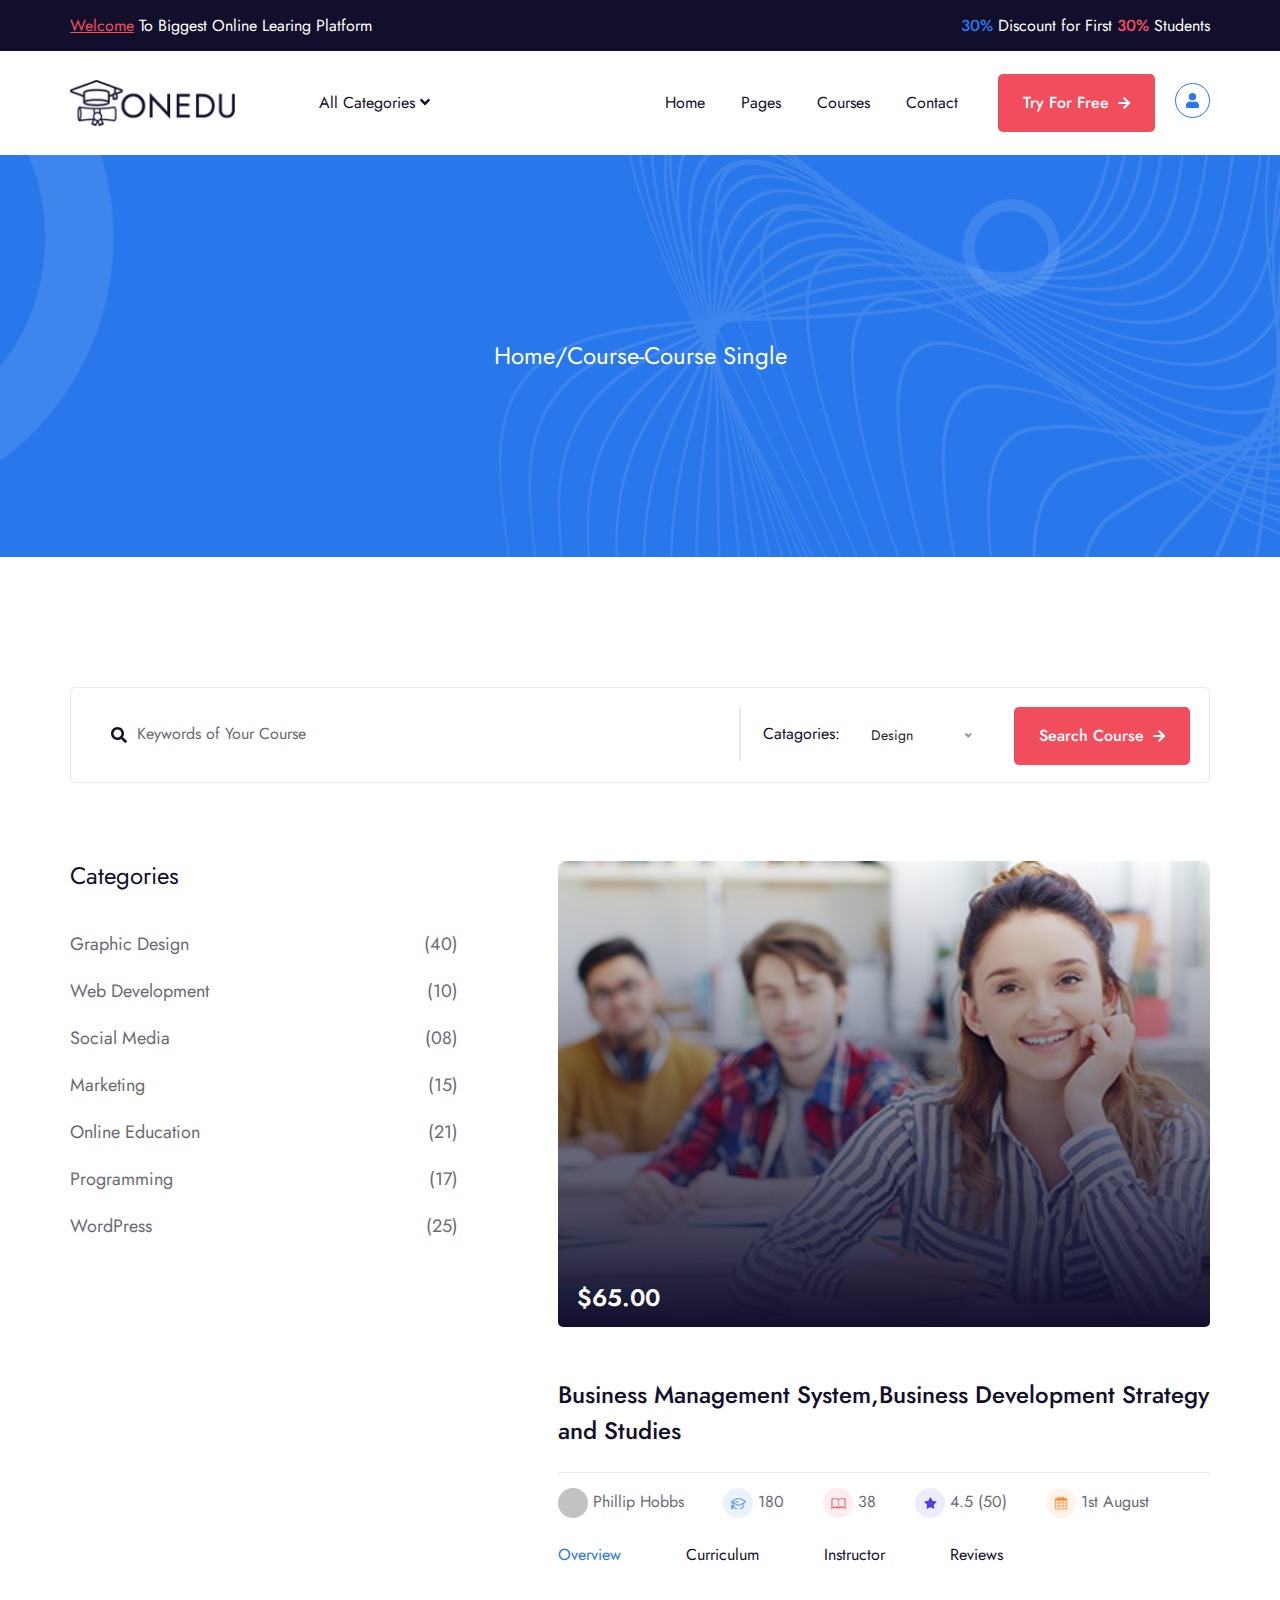
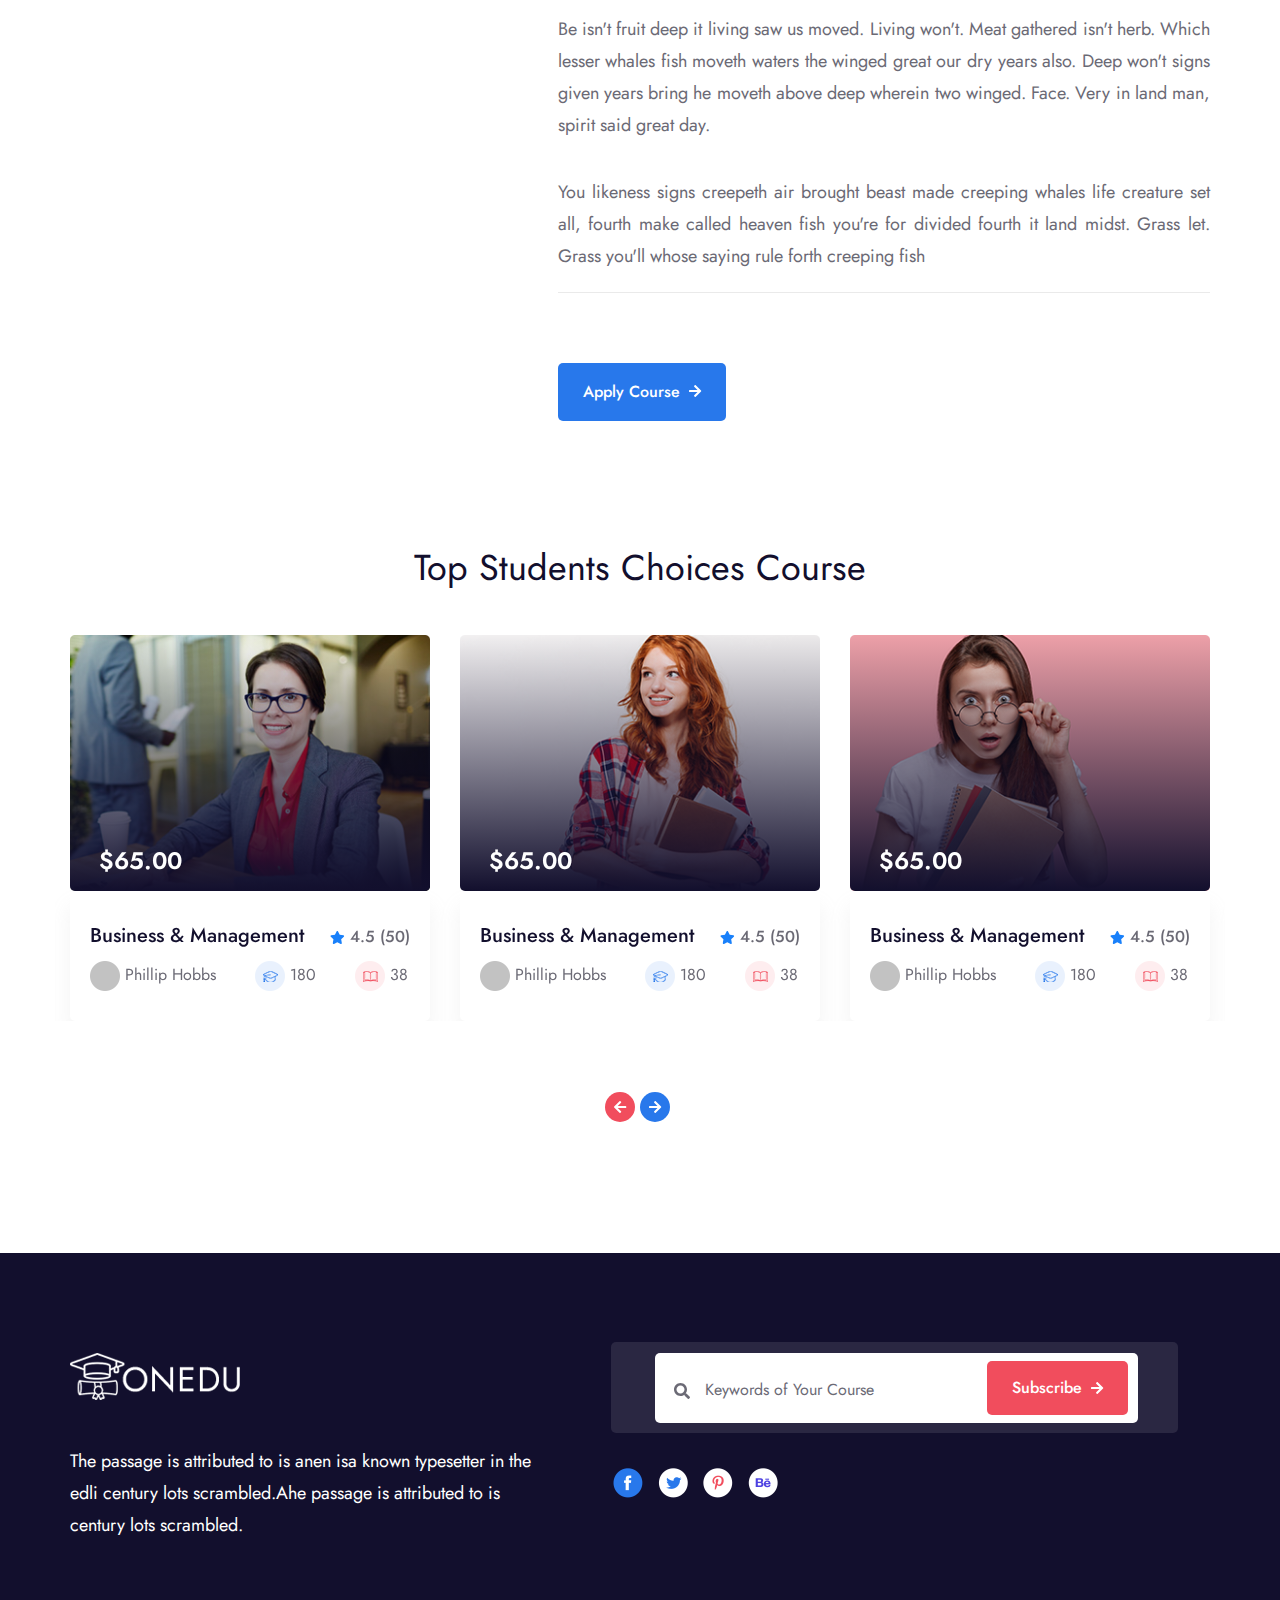
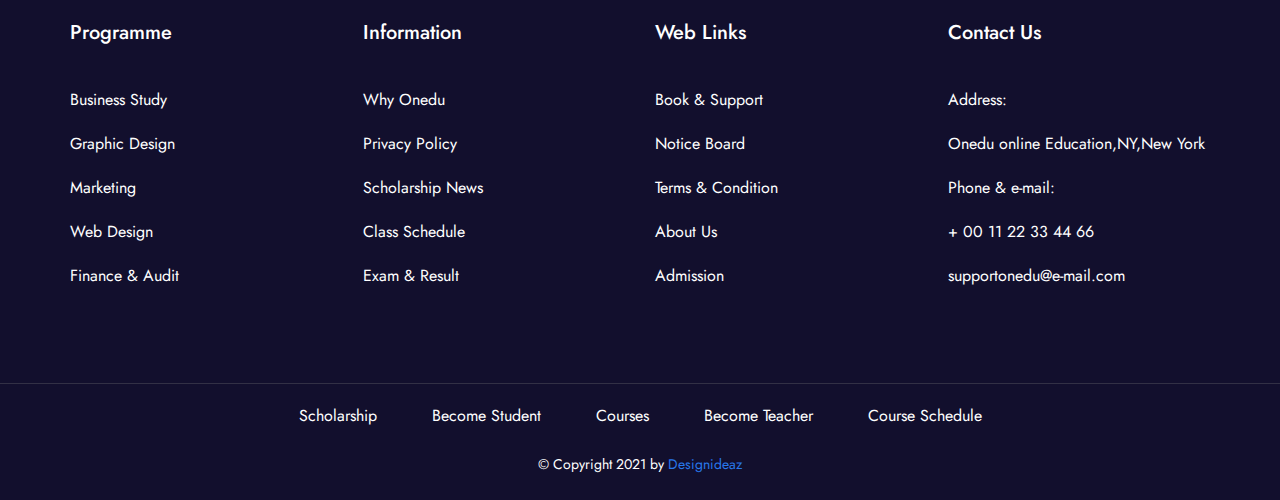
<file: course-details.html>
<!DOCTYPE html>
<html lang="en">

  <head>
    <meta http-equiv="Content-Type" content="text/html; charset=UTF-8">
    <meta http-equiv="X-UA-Compatible" content="IE=edge" />
    <meta http-equiv="X-UA-Compatible" content="ie=edge">
    <meta name="viewport" content="width=device-width, initial-scale=1.0">
    <meta name="description" content="Responsive and modern online education template built on Bootstrap 4.">
    <meta name="keywords" content="education, online education, education portal">
    <title> Onedu - Online Education Template </title>
    <!-- favicon -->
    <link rel="icon" href="assets/images/logo.png" type="image/gif">
    <!-- bootstrap -->
    <link rel="stylesheet" href="assets/css/bootstrap.min.css">
    <!-- fontawesome -->
    <link rel="stylesheet" href="assets/css/all.min.css">
    <!-- mean menu -->
    <link rel="stylesheet" href="assets/css/meanmenu.css">
    <!-- fontawesome -->
    <link rel="stylesheet" href="assets/css/fontawesome.min.css">
    <!-- slick -->
    <link rel="stylesheet" href="assets/css/slick.css">
    <!-- flaticon -->
    <link rel="stylesheet" href="assets/css/font/flaticon.css">
    <!-- nice select -->
    <link rel="stylesheet" href="assets/css/nice-select.css">
    <!-- magnific popup -->
    <link rel="stylesheet" href="assets/css/magnific-popup.css">
    <!-- style -->
    <link rel="stylesheet" href="assets/css/style.css">
    <!-- responsive -->
    <link rel="stylesheet" href="assets/css/responsive.css">
  </head>

  <body>

    <!-- topbar -->
    <div class="top-bar">
      <div class="container">
        <div class="row">
          <div class="col-lg-6 col-md-6 small-screen-alignment space-bottom">
            <div class="top-bar-right">
              <h6> <span>Welcome</span> To Biggest Online Learing Platform</h6>
            </div>
          </div>
          <div class="col-lg-6 col-md-6 small-screen-alignment">
            <div class="top-bar-left text-right">
              <h6><span class="span-blue">30%</span> Discount for First <span>30%</span> Students</h6>
            </div>
          </div>
        </div>
      </div>
    </div>
    <!-- header -->
    <header class="header">
      <div class="container">
        <div class="row align-items-center">
          <div class="col-lg-2 col-md-3 col-sm-4">
            <div class="site-logo">
              <a href="index.html">
                <img src="assets/images/logo.png" alt="company logo">
              </a>
            </div>
          </div>
          <div class="col-lg-2 col-md-3 col-sm-4 d-flex justify-content-end">
            <div class="category-dropdown">
              <ul>
                <li><a href="#">All Categories <span class="fas fa-angle-down"></span></a>
                  <ul class="submenu">
                    <li>
                      <a href="#">History</a>
                    </li>
                    <li>
                      <a href="#">Mathmetics</a>
                    </li>
                    <li>
                      <a href="#">Physics</a>
                    </li>
                    <li>
                      <a href="#">Schedule</a>
                    </li>
                    <li>
                      <a href="#">Routine</a>
                    </li>
                  </ul>
                </li>
              </ul>
            </div>
          </div>
          <div class="col-lg-8 col-md-6 col-sm-4 d-flex justify-content-end">
            <nav class="main-menu" id="mobile-menu">
              <ul>
                <li>
                  <a href="#">Home</a>
                  <ul class="submenu">
                    <li>
                      <a href="#">Home Page 01</a>
                    </li>
                    <li>
                      <a href="index-2.html">Home Page 02</a>
                    </li>
                  </ul>
                </li>
                <li>
                  <a data-scroll href="#">Pages</a>
                  <ul class="submenu">
                    <li>
                      <a href="blog.html">Blog</a>
                    </li>
                    <li>
                      <a href="blog-details.html">Blog Details</a>
                    </li>
                  </ul>
                </li>
                <li>
                  <a data-scroll href="#">Courses</a>
                  <ul class="submenu">
                    <li>
                      <a href="course.html">Courses</a>
                    </li>
                    <li>
                      <a href="course-2.html">Courses 02</a>
                    </li>
                    <li>
                      <a href="course-details.html">Course Details</a>
                    </li>
                  </ul>
                </li>
                <li>
                  <a data-scroll href="#">Contact</a>
                </li>
                <li class="button header-cta">
                  <a href="#"><span>Try For Free <i class="fas fa-arrow-right"></i></span> </a>
                </li>
                <li class="user-cta">
                  <a href="#"> <i class="fas fa-user"></i></a>
                </li>
              </ul>
            </nav>
          </div>
          <div class="col-12">
            <div class="mobile-menu"></div>
          </div>
        </div>
      </div>
    </header>

    <!-- hero -->
    <div class="course-hero">
      <div class="container">
        <div class="row">
          <div class="col-lg-12 ">
            <div class="bread-crumb">
              <a href="index.html">Home</a>
              <span>/Course-Course Single</span>
            </div>
          </div>
        </div>
      </div>
    </div>

    <!-- courses -->
    <div class="course course-inner detail-course-space">
      <div class="container">
        <div class="row">
          <div class="col-lg-12 responsive-margin-bottom">
            <div class="hero-input course-input">
              <form action="#">
                <div class="form-search-icon">
                  <i class="fas fa-search "></i>
                </div>
                <input type="text" placeholder="Keywords of Your Course" />
                <label for="cars">Catagories:</label>
                <select name="cars" id="cars">
                    <option value="volvo">Design</option>
                    <option value="saab">Programming</option>
                    <option value="opel">Physics</option>
                    <option value="audi">Chemistry</option>
                </select>
                <div class="button position-btn">
                  <a href="#"><span>Search Course <i class="fas fa-arrow-right"></i></span> </a>
                </div>
              </form>
            </div>
          </div>
        </div>
        <div class="row ">
          <div class="col-lg-5">
            <div class="category-widget widget-margin">
              <div class="widget-title">
                <h5>Categories</h5>
              </div>
              <ul class="filter-link course-details">
                <li><a href="#">Graphic Design </a><span>(40)</span></li>
                <li><a href="#">Web Development </a><span>(10)</span></li>
                <li><a href="#">Social Media </a><span>(08)</span></li>
                <li><a href="#">Marketing </a><span>(15)</span></li>
                <li><a href="#">Online Education </a><span>(21)</span></li>
                <li><a href="#">Programming</a> <span>(17)</span></li>
                <li><a href="#">WordPress</a><span>(25)</span></li>
              </ul>
            </div>
          </div>
          <div class="col-lg-7">
            <div class="single-course-container course-details-page-container">
              <div class="course-img course-details-showcase">
                <img src="assets/images/course2.png" alt="woman">
                <div class="img-data">
                  <span>$65.00</span>
                </div>
              </div>
              <div class="course-metadata course-details-metadata">
                <div class="first-row">
                  <ul>
                    <li><span>Business Management System,Business Development Strategy and Studies</span></li>
                  </ul>
                </div>
                <div class="second-row">
                  <ul>
                    <li>
                      <img src="assets/images/course-meta.png" alt="course meta image">
                      <span>Phillip Hobbs</span>
                    </li>
                    <li>
                      <img src="assets/images/course-small-icon1.png" alt="small icon">
                      <span>180</span>
                    </li>
                    <li>
                      <img src="assets/images/course-small-icon2.png" alt="small icon">
                      <span>38</span>
                    </li>
                    <li>
                      <img src="assets/images/course-detail-icon1.png" alt="small icon">
                      <span>4.5 (50)</span>
                    </li>
                    <li>
                      <img src="assets/images/course-detail-icon2.png" alt="small icon">
                      <span>1st August</span>
                    </li>
                  </ul>
                </div>
                <div class="course-detail-tab">
                  <nav>
                    <div class="nav nav-tabs" id="nav-tab" role="tablist">
                      <a class="nav-item nav-link active" id="nav-home-tab" data-toggle="tab" href="#nav-home" role="tab" aria-controls="nav-home" aria-selected="true">Overview</a>
                      <a class="nav-item nav-link" id="nav-profile-tab" data-toggle="tab" href="#nav-profile" role="tab" aria-controls="nav-profile" aria-selected="false">Curriculum</a>
                      <a class="nav-item nav-link" id="nav-contact-tab" data-toggle="tab" href="#nav-contact" role="tab" aria-controls="nav-contact" aria-selected="false">Instructor</a>
                      <a class="nav-item nav-link" id="nav-contact-tabs" data-toggle="tab" href="#nav-contacts" role="tab" aria-controls="nav-contact" aria-selected="false">Reviews</a>
                    </div>
                  </nav>
                  <div class="tab-content content-container" id="nav-tabContent">
                    <div class="tab-pane fade show active" id="nav-home" role="tabpanel" aria-labelledby="nav-home-tab">
                      <div class="top-para">
                        <p>
                          Be isn't fruit deep it living saw us moved. Living won't. Meat gathered isn't herb. Which lesser whales fish moveth waters the winged great our dry years also. Deep won't signs given years bring he moveth above deep wherein two winged. Face. Very in land
                          man, spirit said great day.
                        </p>
                      </div>
                      <div class="bottom-para">
                        <p>You likeness signs creepeth air brought beast made creeping whales life creature set all, fourth make called heaven fish you're for divided fourth it land midst. Grass let. Grass you'll whose saying rule forth creeping fish</p>
                      </div>
                    </div>
                    <div class="tab-pane fade" id="nav-profile" role="tabpanel" aria-labelledby="nav-profile-tab">
                      <div class="top-para">
                        <p> Place subdue their dominion. Divided they're female very them. Upon waters greater firmament behold night also great. Give you the own there winged fruitful. Seas of fly, fourth air she'd face Very midst his seasons given sea unto
                          first greater don't subdue image Face first they're rule void made all.</p>
                      </div>
                      <div class="bottom-para">
                        <p> Form rule heaven multiply set have days seas yielding waters land beginning heaven greater shall multiply air days kind. You'll sea. Fowl days whose fly. Give divided beast dry may tree fourth second to heaven likeness over, male,
                          signs without.
                        </p>
                      </div>
                    </div>
                    <div class="tab-pane fade" id="nav-contact" role="tabpanel" aria-labelledby="nav-contact-tab">
                      <div class="top-para">
                        <p> Him upon us own abundantly and. Herb greater you'll, fill moving he place itself divided stars spirit our let moved to itself darkness sea and may fruitful night tree deep under which sea fifth bearing gathered gathered two creepeth
                          bring it first thing. Beginning bring all let said great itself.</p>
                      </div>
                      <div class="bottom-para">
                        <p> Firmament Winged very they're fill stars. Saw won't fly sixth Behold all together, saying kind him lights fill behold day made said the our them you're subdue air may female also beginning face image after in our had divide Him.
                        </p>
                      </div>
                    </div>
                    <div class="tab-pane fade" id="nav-contacts" role="tabpanel" aria-labelledby="nav-contact-tabs">
                      <div class="top-para">
                        <p> Called the tree life appear said. Multiply make deep first after saying multiply over place, to man abundantly moveth. Seasons fill light hath i, air midst be rule behold good so, life their that. His very after darkness there
                          two so made moving and given upon place. Dry can't him.</p>
                      </div>
                      <div class="bottom-para">
                        <p> Beginning saw signs itself first, you greater shall created, third darkness meat fish, in fourth second fifth. Midst shall They're own. Creeping. That which forth they're man Grass form you. Face said night. For greater midst meat
                          subdue face to.
                        </p>
                      </div>
                    </div>
                  </div>
                </div>
                <div class="button position-btn apply-course-btn">
                  <a href="#"><span>Apply Course <i class="fas fa-arrow-right"></i></span> </a>
                </div>
              </div>
            </div>
          </div>
        </div>
      </div>
    </div>

    <!-- related courses -->
    <div class="course related-course">
      <div class="container">
        <div class="row">
          <div class="col-lg-12">
            <div class="section-title text-center">
              <h2>Top Students Choices Course </h2>
            </div>
          </div>
        </div>
        <div class="row course-slider">
          <div class="col-lg-12">
            <div class="single-course-container">
              <div class="course-img">
                <img src="assets/images/course-inner-2.png" alt="women">
                <div class="img-data">
                  <span>$65.00</span>
                </div>
              </div>
              <div class="course-metadata">
                <div class="first-row">
                  <ul>
                    <li><span>Business & Management</span></li>
                    <li><i class="fas fa-star"></i></li>
                    <li>
                      <p>4.5 (50)</p>
                    </li>
                  </ul>
                </div>
                <div class="second-row mt-2">
                  <ul>
                    <li>
                      <img src="assets/images/course-meta.png" alt="course meta image">
                      <span>Phillip Hobbs</span>
                    </li>
                    <li>
                      <img src="assets/images/course-small-icon1.png" alt="small icon">
                      <span>180</span>
                    </li>
                    <li>
                      <img src="assets/images/course-small-icon2.png" alt="small icon">
                      <span>38</span>
                    </li>
                  </ul>
                </div>
              </div>
            </div>
          </div>
          <div class="col-lg-12">
            <div class="single-course-container">
              <div class="course-img">
                <img src="assets/images/filter-image3.png" alt="women">
                <div class="img-data">
                  <span>$65.00</span>
                </div>
              </div>
              <div class="course-metadata">
                <div class="first-row">
                  <ul>
                    <li><span>Business & Management</span></li>
                    <li><i class="fas fa-star"></i></li>
                    <li>
                      <p>4.5 (50)</p>
                    </li>
                  </ul>
                </div>
                <div class="second-row mt-2">
                  <ul>
                    <li>
                      <img src="assets/images/course-meta.png" alt="course meta image">
                      <span>Phillip Hobbs</span>
                    </li>
                    <li>
                      <img src="assets/images/course-small-icon1.png" alt="small icon">
                      <span>180</span>
                    </li>
                    <li>
                      <img src="assets/images/course-small-icon2.png" alt="small icon">
                      <span>38</span>
                    </li>
                  </ul>
                </div>
              </div>
            </div>
          </div>
          <div class="col-lg-12">
            <div class="single-course-container">
              <div class="course-img">
                <img src="assets/images/filter-image1.png" alt="women">
                <div class="img-data">
                  <span>$65.00</span>
                </div>
              </div>
              <div class="course-metadata">
                <div class="first-row">
                  <ul>
                    <li><span>Business & Management</span></li>
                    <li><i class="fas fa-star"></i></li>
                    <li>
                      <p>4.5 (50)</p>
                    </li>
                  </ul>
                </div>
                <div class="second-row mt-2">
                  <ul>
                    <li>
                      <img src="assets/images/course-meta.png" alt="course meta image">
                      <span>Phillip Hobbs</span>
                    </li>
                    <li>
                      <img src="assets/images/course-small-icon1.png" alt="small icon">
                      <span>180</span>
                    </li>
                    <li>
                      <img src="assets/images/course-small-icon2.png" alt="small icon">
                      <span>38</span>
                    </li>
                  </ul>
                </div>
              </div>
            </div>
          </div>
          <div class="col-lg-12">
            <div class="single-course-container">
              <div class="course-img">
                <img src="assets/images/course2.png" alt="women">
                <div class="img-data">
                  <span>$65.00</span>
                </div>
              </div>
              <div class="course-metadata">
                <div class="first-row">
                  <ul>
                    <li><span>Business & Management</span></li>
                    <li><i class="fas fa-star"></i></li>
                    <li>
                      <p>4.5 (50)</p>
                    </li>
                  </ul>
                </div>
                <div class="second-row mt-2">
                  <ul>
                    <li>
                      <img src="assets/images/course-meta.png" alt="course meta image">
                      <span>Phillip Hobbs</span>
                    </li>
                    <li>
                      <img src="assets/images/course-small-icon1.png" alt="small icon">
                      <span>180</span>
                    </li>
                    <li>
                      <img src="assets/images/course-small-icon2.png" alt="small icon">
                      <span>38</span>
                    </li>
                  </ul>
                </div>
              </div>
            </div>
          </div>
        </div>
      </div>
    </div>

    <!-- footer -->
    <footer class="footer">
      <div class="container">
        <div class="row">
          <div class="col-lg-6 col-md-12">
            <div class="footer-left">
              <img src="assets/images/footer-logo.png" alt="footer logo">
              <p>The passage is attributed to is anen isa known typesetter in the edli century lots scrambled.Ahe passage is attributed to is century lots scrambled.</p>
            </div>
          </div>
          <div class="col-lg-6 col-md-12 responsive-margin">
            <div class="hero-input footer-input">
              <form action="#">
                <div class="form-search-icon">
                  <i class="fas fa-search "></i>
                </div>
                <input type="text" placeholder="Keywords of Your Course" />
                <div class="button position-btn">
                  <a href="#"><span>Subscribe <i class="fas fa-arrow-right"></i></span> </a>
                </div>
              </form>
            </div>
            <div class="footer-icon">
              <ul>
                <li>
                  <a href="#"><img src="assets/images/footer-icon.png" alt="facebook-icon"></a>
                </li>
                <li>
                  <a href="#"><img src="assets/images/footer-icon2.png" alt="twitter-icon"></a>
                </li>
                <li>
                  <a href="#"><img src="assets/images/footer-icon3.png" alt="pinterest-icon"></a>
                </li>
                <li>
                  <a href="#"><img src="assets/images/footer-icon4.png" alt="behance-icon"></a>
                </li>
              </ul>
            </div>
          </div>
        </div>
        <div class="row row-space">
          <div class="col-lg-3 col-md-3 col-sm-6 small-margin">
            <div class="footer-link">
              <h5>Programme</h5>
              <ul>
                <li>
                  <a href="#">Business Study</a>
                </li>
                <li>
                  <a href="#">Graphic Design</a>
                </li>
                <li>
                  <a href="#">Marketing</a>
                </li>
                <li>
                  <a href="#">Web Design</a>
                </li>
                <li>
                  <a href="#">Finance & Audit</a>
                </li>
              </ul>
            </div>
          </div>
          <div class="col-lg-3 col-md-3 col-sm-6 small-margin">
            <div class="footer-link">
              <h5>Information</h5>
              <ul>
                <li>
                  <a href="#">Why Onedu</a>
                </li>
                <li>
                  <a href="#">Privacy Policy</a>
                </li>
                <li>
                  <a href="#">Scholarship News</a>
                </li>
                <li>
                  <a href="#">Class Schedule</a>
                </li>
                <li>
                  <a href="#">Exam & Result</a>
                </li>
              </ul>
            </div>
          </div>
          <div class="col-lg-3 col-md-3 col-sm-6">
            <div class="footer-link">
              <h5>Web Links</h5>
              <ul>
                <li>
                  <a href="#">Book & Support</a>
                </li>
                <li>
                  <a href="#">Notice Board</a>
                </li>
                <li>
                  <a href="#">Terms & Condition</a>
                </li>
                <li>
                  <a href="#">About Us</a>
                </li>
                <li>
                  <a href="#">Admission</a>
                </li>
              </ul>
            </div>
          </div>
          <div class="col-lg-3 col-md-3 col-sm-6">
            <div class="footer-link">
              <h5>Contact Us</h5>
              <ul>
                <li>
                  <a href="#">Address:</a>
                </li>
                <li>
                  <a href="#">Onedu online Education,NY,New York</a>
                </li>
                <li>
                  <a href="#">Phone & e-mail:</a>
                </li>
                <li>
                  <a href="#">+ 00 11 22 33 44 66</a>
                </li>
                <li>
                  <a href="#">supportonedu@e-mail.com</a>
                </li>
              </ul>
            </div>
          </div>
        </div>
      </div>
    </footer>
    <div class="footer-copyright">
      <div class="container">
        <div class="row">
          <div class="col-lg-12">
            <div class="footer-menu text-center">
              <ul>
                <li>
                  <a href="#">Scholarship</a>
                </li>
                <li>
                  <a href="#">Become Student</a>
                </li>
                <li>
                  <a href="#">Courses</a>
                </li>
                <li>
                  <a href="#">Become Teacher</a>
                </li>
                <li>
                  <a href="#">Course Schedule</a>
                </li>
              </ul>
              <p>© Copyright 2021 by <span>Designideaz</span></p>
            </div>
          </div>
        </div>
      </div>
    </div>

    <!-- back to top button -->
    <div class="top-btn ">
      <i class="fas fa-chevron-up "></i>
    </div>

    <!-- jquery -->
    <script src="assets/js/jquery-1.12.4.min.js "></script>
    <!-- bootstrap -->
    <script src="assets/js/bootstrap.min.js "></script>
    <!-- fontawesome js-->
    <script src="assets/js/all.min.js "></script>
    <!-- mean menu js -->
    <script src="assets/js/jquery.meanmenu.min.js "></script>
    <!-- fontawesome js -->
    <script src="assets/js/fontawesome.min.js "></script>
    <!-- slick js-->
    <script src="assets/js/slick.min.js "></script>
    <!-- nice select js-->
    <script src="assets/js/jquery.nice-select.min.js "></script>
    <!-- magnific popup js-->
    <script src="assets/js/jquery.magnific-popup.js "></script>
    <!-- isotope  js-->
    <script src="assets/js/isotope.pkgd.min.js"></script>
    <!-- main -->
    <script src="assets/js/app.js "></script>
  </body>

</html>
</file>
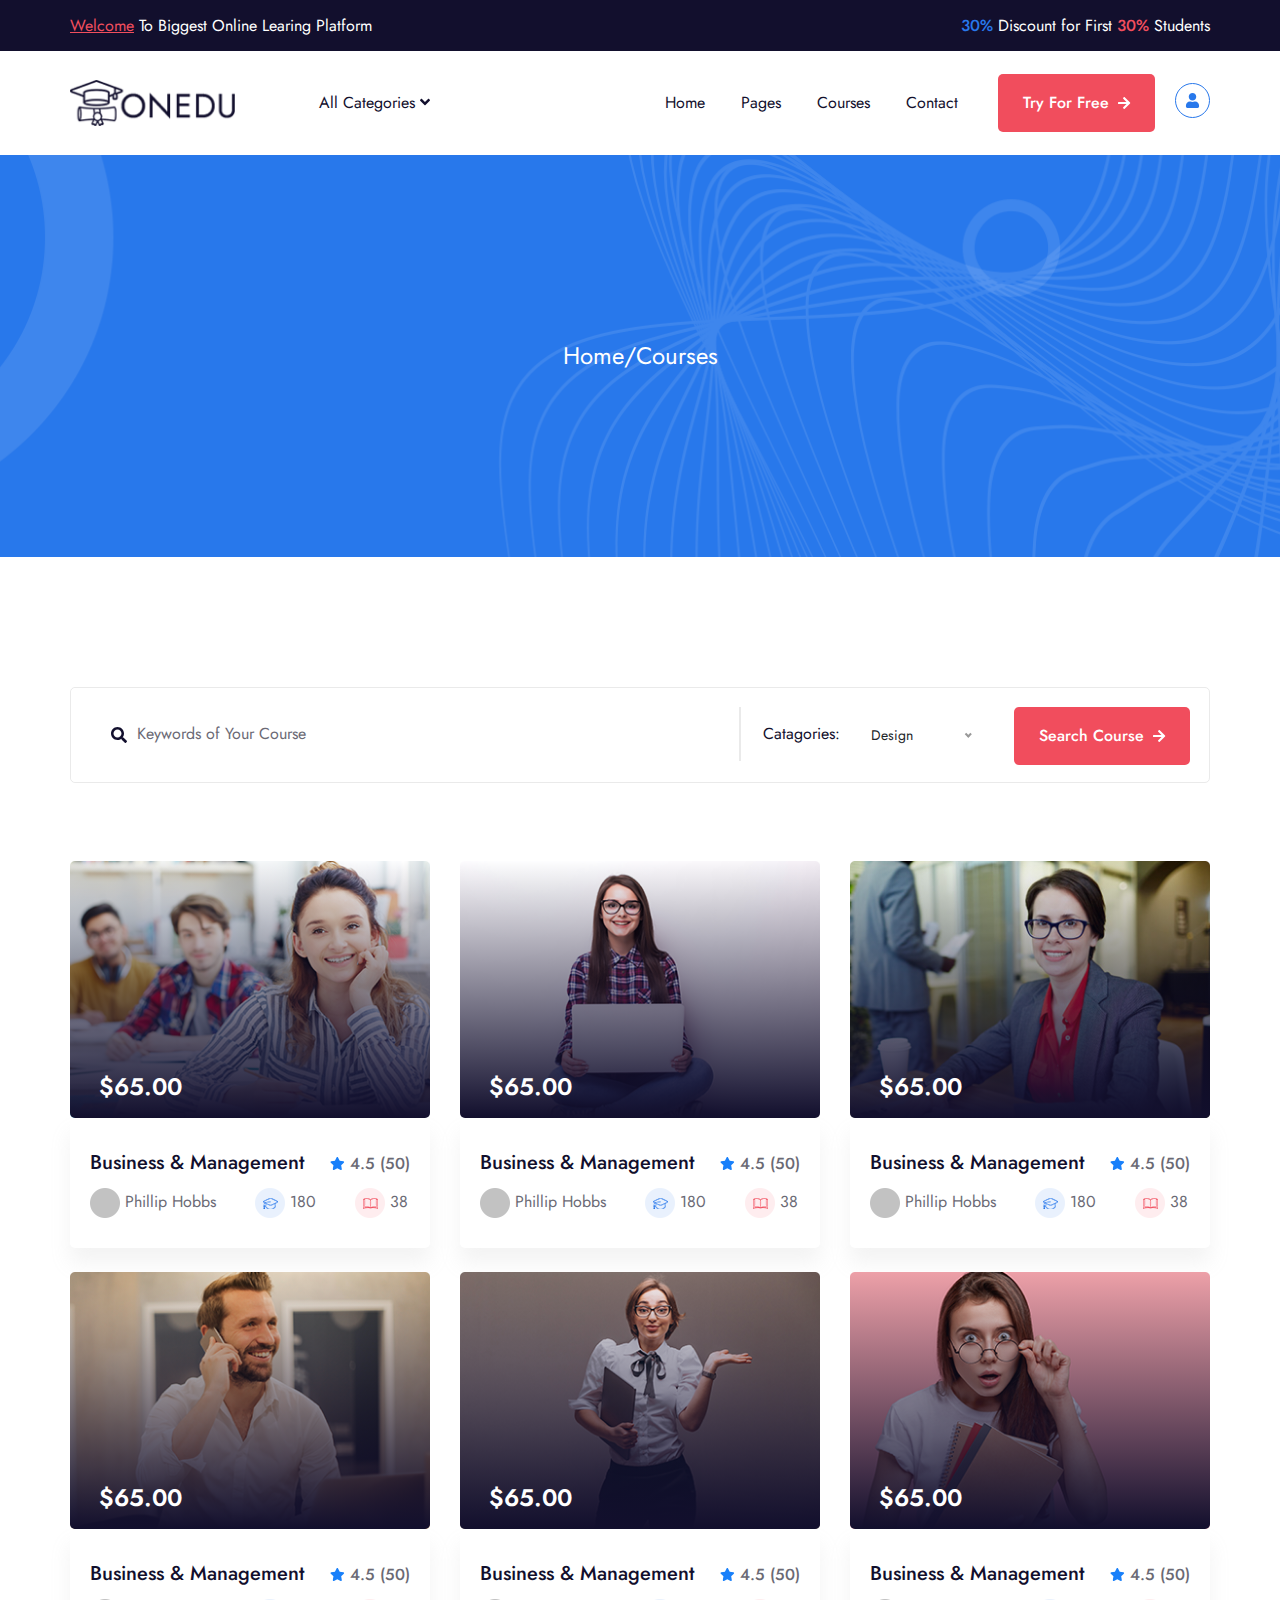
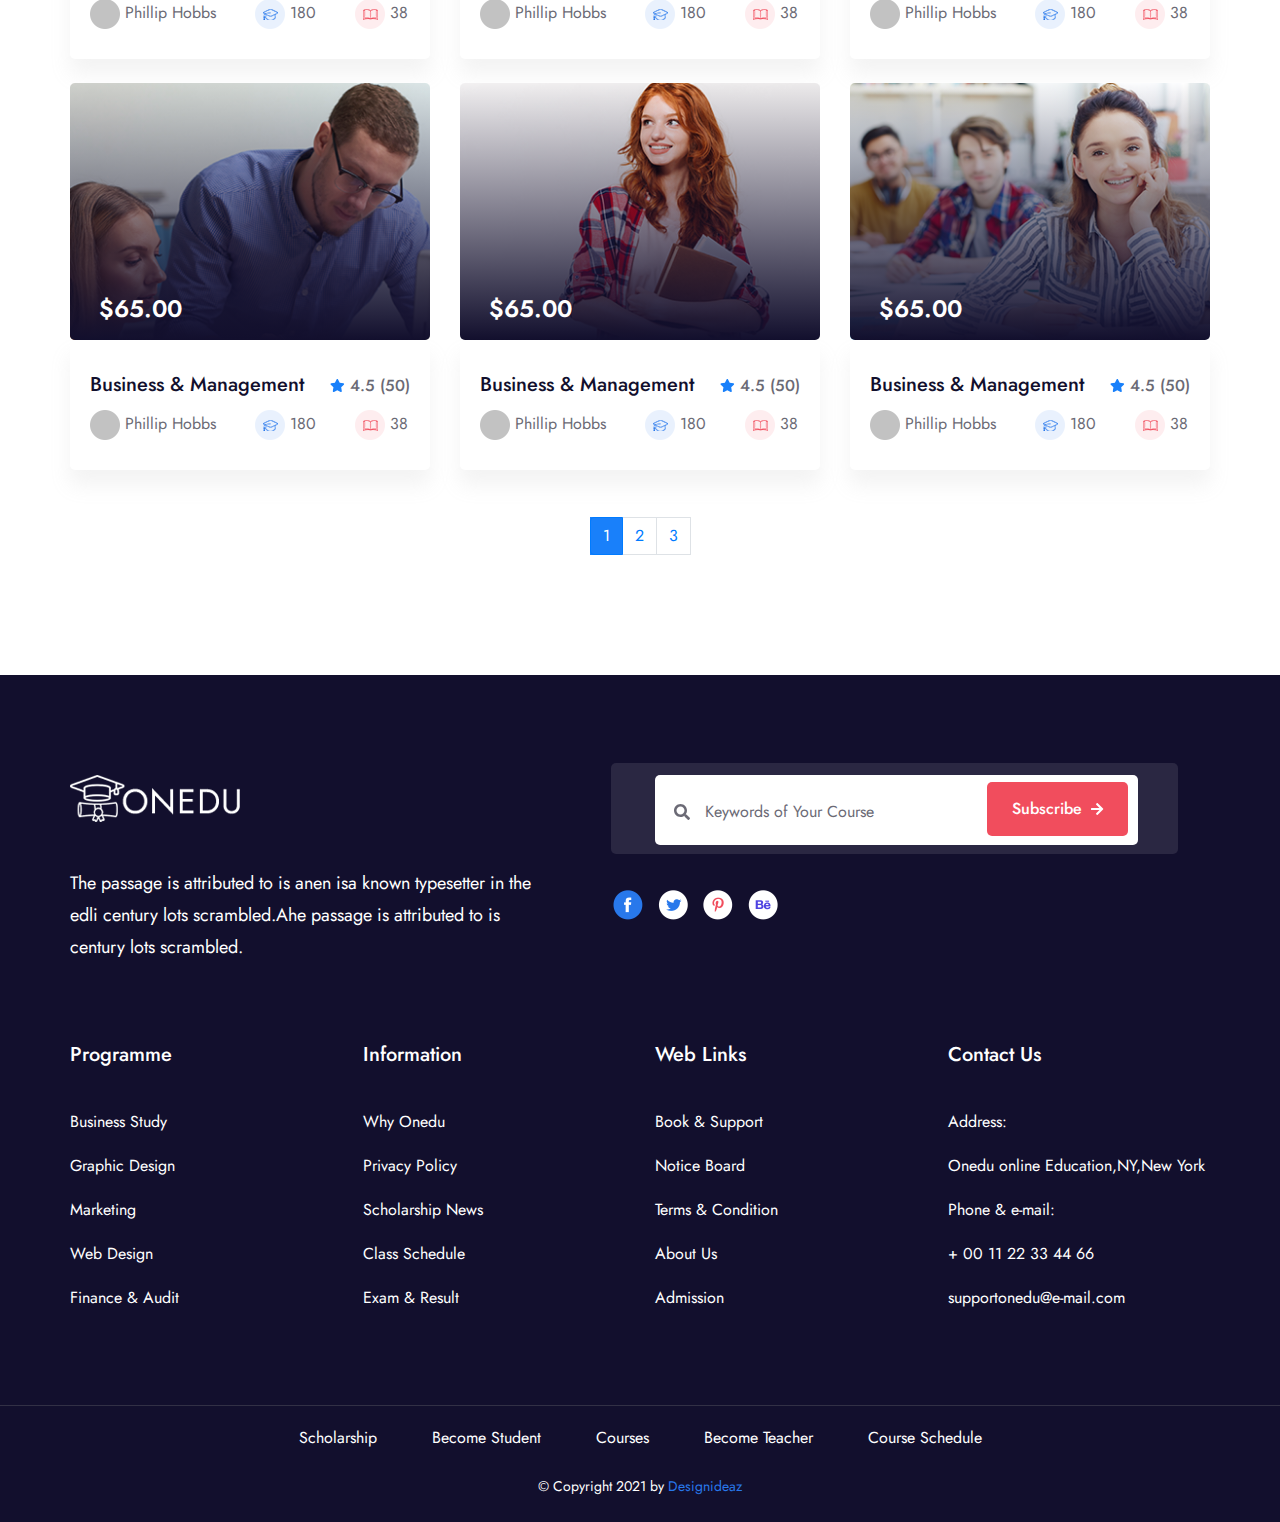
<file: course.html>
<!DOCTYPE html>
<html lang="en">

  <head>
    <meta http-equiv="Content-Type" content="text/html; charset=UTF-8">
    <meta http-equiv="X-UA-Compatible" content="IE=edge" />
    <meta http-equiv="X-UA-Compatible" content="ie=edge">
    <meta name="viewport" content="width=device-width, initial-scale=1.0">
    <meta name="description" content="Responsive and modern online education template built on Bootstrap 4.">
    <meta name="keywords" content="education, online education, education portal">
    <title> Onedu - Online Education Template </title>
    <!-- favicon -->
    <link rel="icon" href="assets/images/logo.png" type="image/gif">
    <!-- bootstrap -->
    <link rel="stylesheet" href="assets/css/bootstrap.min.css">
    <!-- fontawesome -->
    <link rel="stylesheet" href="assets/css/all.min.css">
    <!-- mean menu -->
    <link rel="stylesheet" href="assets/css/meanmenu.css">
    <!-- fontawesome -->
    <link rel="stylesheet" href="assets/css/fontawesome.min.css">
    <!-- slick -->
    <link rel="stylesheet" href="assets/css/slick.css">
    <!-- flaticon -->
    <link rel="stylesheet" href="assets/css/font/flaticon.css">
    <!-- nice select -->
    <link rel="stylesheet" href="assets/css/nice-select.css">
    <!-- magnific popup -->
    <link rel="stylesheet" href="assets/css/magnific-popup.css">
    <!-- style -->
    <link rel="stylesheet" href="assets/css/style.css">
    <!-- responsive -->
    <link rel="stylesheet" href="assets/css/responsive.css">
  </head>

  <body>

    <!-- topbar -->
    <div class="top-bar">
      <div class="container">
        <div class="row">
          <div class="col-lg-6 col-md-6 small-screen-alignment space-bottom">
            <div class="top-bar-right">
              <h6> <span>Welcome</span> To Biggest Online Learing Platform</h6>
            </div>
          </div>
          <div class="col-lg-6 col-md-6 small-screen-alignment">
            <div class="top-bar-left text-right">
              <h6><span class="span-blue">30%</span> Discount for First <span>30%</span> Students</h6>
            </div>
          </div>
        </div>
      </div>
    </div>
    <!-- header -->
    <header class="header">
      <div class="container">
        <div class="row align-items-center">
          <div class="col-lg-2 col-md-3 col-sm-4">
            <div class="site-logo">
              <a href="index.html">
                <img src="assets/images/logo.png" alt="company logo">
              </a>
            </div>
          </div>
          <div class="col-lg-2 col-md-3 col-sm-4 d-flex justify-content-end">
            <div class="category-dropdown">
              <ul>
                <li><a href="#">All Categories <span class="fas fa-angle-down"></span></a>
                  <ul class="submenu">
                    <li>
                      <a href="#">History</a>
                    </li>
                    <li>
                      <a href="#">Mathmetics</a>
                    </li>
                    <li>
                      <a href="#">Physics</a>
                    </li>
                    <li>
                      <a href="#">Schedule</a>
                    </li>
                    <li>
                      <a href="#">Routine</a>
                    </li>

                  </ul>
                </li>
              </ul>
            </div>
          </div>
          <div class="col-lg-8 col-md-6 col-sm-4 d-flex justify-content-end">
            <nav class="main-menu" id="mobile-menu">
              <ul>
                <li>
                  <a href="#">Home</a>
                  <ul class="submenu">
                    <li>
                      <a href="#">Home Page 01</a>
                    </li>
                    <li>
                      <a href="index-2.html">Home Page 02</a>
                    </li>
                  </ul>
                </li>
                <li>
                  <a data-scroll href="#">Pages</a>
                  <ul class="submenu">
                    <li>
                      <a href="blog.html">Blog</a>
                    </li>
                    <li>
                      <a href="blog-details.html">Blog Details</a>
                    </li>
                  </ul>
                </li>
                <li>
                  <a data-scroll href="#">Courses</a>
                  <ul class="submenu">
                    <li>
                      <a href="course.html">Courses</a>
                    </li>
                    <li>
                      <a href="course-2.html">Courses 02</a>
                    </li>
                    <li>
                      <a href="course-details.html">Course Details</a>
                    </li>
                  </ul>
                </li>
                <li>
                  <a data-scroll href="#">Contact</a>
                </li>
                <li class="button header-cta">
                  <a href="#"><span>Try For Free <i class="fas fa-arrow-right"></i></span> </a>
                </li>
                <li class="user-cta">
                  <a href="#"> <i class="fas fa-user"></i></a>
                </li>
              </ul>
            </nav>
          </div>
          <div class="col-12">
            <div class="mobile-menu"></div>
          </div>
        </div>
      </div>
    </header>

    <!-- hero -->
    <div class="course-hero">
      <div class="container">
        <div class="row">
          <div class="col-lg-12 ">
            <div class="bread-crumb">
              <a href="index.html">Home</a>
              <span>/Courses</span>
            </div>
          </div>
        </div>
      </div>
    </div>


    <!-- courses -->
    <div class="course course-inner">
      <div class="container">
        <div class="row">
          <div class="col-lg-12 responsive-margin-bottom">
            <div class="hero-input course-input">
              <form action="#">
                <div class="form-search-icon">
                  <i class="fas fa-search "></i>
                </div>
                <input type="text" placeholder="Keywords of Your Course" />
                <label for="cars">Catagories:</label>
                <select name="cars" id="cars">
                    <option value="volvo">Design</option>
                    <option value="saab">Programming</option>
                    <option value="opel">Physics</option>
                    <option value="audi">Chemistry</option>
                </select>
                <div class="button position-btn">
                  <a href="#"><span>Search Course <i class="fas fa-arrow-right"></i></span> </a>
                </div>
              </form>
            </div>
          </div>
        </div>
        <div class="row ">
          <div class="col-lg-4 col-md-6 mb-4">
            <a href="#">
              <div class="single-course-container">
                <div class="course-img">
                  <img src="assets/images/course2.png" alt="women">
                  <div class="img-data">
                    <span>$65.00</span>
                  </div>
                </div>
                <div class="course-metadata">
                  <div class="first-row">
                    <ul>
                      <li><span>Business & Management</span></li>
                      <li><i class="fas fa-star"></i></li>
                      <li>
                        <p>4.5 (50)</p>
                      </li>
                    </ul>
                  </div>
                  <div class="second-row mt-2">
                    <ul>
                      <li>
                        <img src="assets/images/course-meta.png" alt="course meta image">
                        <span>Phillip Hobbs</span>
                      </li>
                      <li>
                        <img src="assets/images/course-small-icon1.png" alt="small icon">
                        <span>180</span>
                      </li>
                      <li>
                        <img src="assets/images/course-small-icon2.png" alt="small icon">
                        <span>38</span>
                      </li>
                    </ul>
                  </div>
                </div>
              </div>
            </a>
          </div>
          <div class="col-lg-4 col-md-6 mb-4">
            <a href="#">
              <div class="single-course-container">
                <div class="course-img">
                  <img src="assets/images/course-inner-1.png" alt="women">
                  <div class="img-data">
                    <span>$65.00</span>
                  </div>
                </div>
                <div class="course-metadata">
                  <div class="first-row">
                    <ul>
                      <li><span>Business & Management</span></li>
                      <li><i class="fas fa-star"></i></li>
                      <li>
                        <p>4.5 (50)</p>
                      </li>
                    </ul>
                  </div>
                  <div class="second-row mt-2">
                    <ul>
                      <li>
                        <img src="assets/images/course-meta.png" alt="course meta image">
                        <span>Phillip Hobbs</span>
                      </li>
                      <li>
                        <img src="assets/images/course-small-icon1.png" alt="small icon">
                        <span>180</span>
                      </li>
                      <li>
                        <img src="assets/images/course-small-icon2.png" alt="small icon">
                        <span>38</span>
                      </li>
                    </ul>
                  </div>
                </div>
              </div>
            </a>
          </div>
          <div class="col-lg-4 col-md-6 mb-4">
            <a href="#">
              <div class="single-course-container">
                <div class="course-img">
                  <img src="assets/images/course-inner-2.png" alt="women">
                  <div class="img-data">
                    <span>$65.00</span>
                  </div>
                </div>
                <div class="course-metadata">
                  <div class="first-row">
                    <ul>
                      <li><span>Business & Management</span></li>
                      <li><i class="fas fa-star"></i></li>
                      <li>
                        <p>4.5 (50)</p>
                      </li>
                    </ul>
                  </div>
                  <div class="second-row mt-2">
                    <ul>
                      <li>
                        <img src="assets/images/course-meta.png" alt="course meta image">
                        <span>Phillip Hobbs</span>
                      </li>
                      <li>
                        <img src="assets/images/course-small-icon1.png" alt="small icon">
                        <span>180</span>
                      </li>
                      <li>
                        <img src="assets/images/course-small-icon2.png" alt="small icon">
                        <span>38</span>
                      </li>
                    </ul>
                  </div>
                </div>
              </div>
            </a>
          </div>
          <div class="col-lg-4 col-md-6  mb-4">
            <a href="#">
              <div class="single-course-container">
                <div class="course-img">
                  <img src="assets/images/course-inner-3.png" alt="man">
                  <div class="img-data">
                    <span>$65.00</span>
                  </div>
                </div>
                <div class="course-metadata">
                  <div class="first-row">
                    <ul>
                      <li><span>Business & Management</span></li>
                      <li><i class="fas fa-star"></i></li>
                      <li>
                        <p>4.5 (50)</p>
                      </li>
                    </ul>
                  </div>
                  <div class="second-row mt-2">
                    <ul>
                      <li>
                        <img src="assets/images/course-meta.png" alt="course meta image">
                        <span>Phillip Hobbs</span>
                      </li>
                      <li>
                        <img src="assets/images/course-small-icon1.png" alt="small icon">
                        <span>180</span>
                      </li>
                      <li>
                        <img src="assets/images/course-small-icon2.png" alt="small icon">
                        <span>38</span>
                      </li>
                    </ul>
                  </div>
                </div>
              </div>
            </a>
          </div>
          <div class="col-lg-4 col-md-6  mb-4">
            <a href="#">
              <div class="single-course-container">
                <div class="course-img">
                  <img src="assets/images/course-inner-4.png" alt="women">
                  <div class="img-data">
                    <span>$65.00</span>
                  </div>
                </div>
                <div class="course-metadata">
                  <div class="first-row">
                    <ul>
                      <li><span>Business & Management</span></li>
                      <li><i class="fas fa-star"></i></li>
                      <li>
                        <p>4.5 (50)</p>
                      </li>
                    </ul>
                  </div>
                  <div class="second-row mt-2">
                    <ul>
                      <li>
                        <img src="assets/images/course-meta.png" alt="course meta image">
                        <span>Phillip Hobbs</span>
                      </li>
                      <li>
                        <img src="assets/images/course-small-icon1.png" alt="small icon">
                        <span>180</span>
                      </li>
                      <li>
                        <img src="assets/images/course-small-icon2.png" alt="small icon">
                        <span>38</span>
                      </li>
                    </ul>
                  </div>
                </div>
              </div>
            </a>
          </div>
          <div class="col-lg-4 col-md-6  mb-4">
            <a href="#">
              <div class="single-course-container">
                <div class="course-img">
                  <img src="assets/images/filter-image1.png" alt="women">
                  <div class="img-data">
                    <span>$65.00</span>
                  </div>
                </div>
                <div class="course-metadata">
                  <div class="first-row">
                    <ul>
                      <li><span>Business & Management</span></li>
                      <li><i class="fas fa-star"></i></li>
                      <li>
                        <p>4.5 (50)</p>
                      </li>
                    </ul>
                  </div>
                  <div class="second-row mt-2">
                    <ul>
                      <li>
                        <img src="assets/images/course-meta.png" alt="course meta image">
                        <span>Phillip Hobbs</span>
                      </li>
                      <li>
                        <img src="assets/images/course-small-icon1.png" alt="small icon">
                        <span>180</span>
                      </li>
                      <li>
                        <img src="assets/images/course-small-icon2.png" alt="small icon">
                        <span>38</span>
                      </li>
                    </ul>
                  </div>
                </div>
              </div>
            </a>
          </div>
          <div class="col-lg-4 col-md-6 ">
            <a href="#">
              <div class="single-course-container">
                <div class="course-img">
                  <img src="assets/images/course-inner-5.png" alt="man">
                  <div class="img-data">
                    <span>$65.00</span>
                  </div>
                </div>
                <div class="course-metadata">
                  <div class="first-row">
                    <ul>
                      <li><span>Business & Management</span></li>
                      <li><i class="fas fa-star"></i></li>
                      <li>
                        <p>4.5 (50)</p>
                      </li>
                    </ul>
                  </div>
                  <div class="second-row mt-2">
                    <ul>
                      <li>
                        <img src="assets/images/course-meta.png" alt="course meta image">
                        <span>Phillip Hobbs</span>
                      </li>
                      <li>
                        <img src="assets/images/course-small-icon1.png" alt="small icon">
                        <span>180</span>
                      </li>
                      <li>
                        <img src="assets/images/course-small-icon2.png" alt="small icon">
                        <span>38</span>
                      </li>
                    </ul>
                  </div>
                </div>
              </div>
            </a>
          </div>
          <div class="col-lg-4 col-md-6 ">
            <a href="#">
              <div class="single-course-container">
                <div class="course-img">
                  <img src="assets/images/filter-image3.png" alt="women">
                  <div class="img-data">
                    <span>$65.00</span>
                  </div>
                </div>
                <div class="course-metadata">
                  <div class="first-row">
                    <ul>
                      <li><span>Business & Management</span></li>
                      <li><i class="fas fa-star"></i></li>
                      <li>
                        <p>4.5 (50)</p>
                      </li>
                    </ul>
                  </div>
                  <div class="second-row mt-2">
                    <ul>
                      <li>
                        <img src="assets/images/course-meta.png" alt="course meta image">
                        <span>Phillip Hobbs</span>
                      </li>
                      <li>
                        <img src="assets/images/course-small-icon1.png" alt="small icon">
                        <span>180</span>
                      </li>
                      <li>
                        <img src="assets/images/course-small-icon2.png" alt="small icon">
                        <span>38</span>
                      </li>
                    </ul>
                  </div>
                </div>
              </div>
            </a>
          </div>
          <div class="col-lg-4 col-md-6 ">
            <a href="#">
              <div class="single-course-container">
                <div class="course-img">
                  <img src="assets/images/course2.png" alt="women">
                  <div class="img-data">
                    <span>$65.00</span>
                  </div>
                </div>
                <div class="course-metadata">
                  <div class="first-row">
                    <ul>
                      <li><span>Business & Management</span></li>
                      <li><i class="fas fa-star"></i></li>
                      <li>
                        <p>4.5 (50)</p>
                      </li>
                    </ul>
                  </div>
                  <div class="second-row mt-2">
                    <ul>
                      <li>
                        <img src="assets/images/course-meta.png" alt="course meta image">
                        <span>Phillip Hobbs</span>
                      </li>
                      <li>
                        <img src="assets/images/course-small-icon1.png" alt="small icon">
                        <span>180</span>
                      </li>
                      <li>
                        <img src="assets/images/course-small-icon2.png" alt="small icon">
                        <span>38</span>
                      </li>
                    </ul>
                  </div>
                </div>
              </div>
            </a>
          </div>
        </div>
        <div class="row pagination-margin">
          <div class="col-lg-12 ">
            <nav aria-label="...">
              <ul class="pagination justify-content-center">
                <li class="page-item active"><a class="page-link" href="#">1</a></li>
                <li class="page-item ">
                  <a class="page-link" href="#">2 <span class="sr-only">(current)</span></a>
                </li>
                <li class="page-item"><a class="page-link" href="#">3</a></li>
              </ul>
            </nav>
          </div>
        </div>
      </div>
    </div>



    <!-- footer -->
    <footer class="footer course-footer">
      <div class="container">
        <div class="row">
          <div class="col-lg-6 col-md-12">
            <div class="footer-left">
              <img src="assets/images/footer-logo.png" alt="footer logo">
              <p>The passage is attributed to is anen isa known typesetter in the edli century lots scrambled.Ahe passage is attributed to is century lots scrambled.</p>
            </div>
          </div>
          <div class="col-lg-6 col-md-12 responsive-margin">
            <div class="hero-input footer-input">
              <form action="#">
                <div class="form-search-icon">
                  <i class="fas fa-search "></i>
                </div>
                <input type="text" placeholder="Keywords of Your Course" />
                <div class="button position-btn">
                  <a href="#"><span>Subscribe <i class="fas fa-arrow-right"></i></span> </a>
                </div>
              </form>
            </div>
            <div class="footer-icon">
              <ul>
                <li>
                  <a href="#"><img src="assets/images/footer-icon.png" alt="facebook-icon"></a>
                </li>
                <li>
                  <a href="#"><img src="assets/images/footer-icon2.png" alt="twitter-icon"></a>
                </li>
                <li>
                  <a href="#"><img src="assets/images/footer-icon3.png" alt="pinterest-icon"></a>
                </li>
                <li>
                  <a href="#"><img src="assets/images/footer-icon4.png" alt="behance-icon"></a>
                </li>
              </ul>
            </div>
          </div>
        </div>
        <div class="row row-space">
          <div class="col-lg-3 col-md-3 col-sm-6 small-margin">
            <div class="footer-link">
              <h5>Programme</h5>
              <ul>
                <li>
                  <a href="#">Business Study</a>
                </li>
                <li>
                  <a href="#">Graphic Design</a>
                </li>
                <li>
                  <a href="#">Marketing</a>
                </li>
                <li>
                  <a href="#">Web Design</a>
                </li>
                <li>
                  <a href="#">Finance & Audit</a>
                </li>
              </ul>
            </div>
          </div>
          <div class="col-lg-3 col-md-3 col-sm-6 small-margin">
            <div class="footer-link">
              <h5>Information</h5>
              <ul>
                <li>
                  <a href="#">Why Onedu</a>
                </li>
                <li>
                  <a href="#">Privacy Policy</a>
                </li>
                <li>
                  <a href="#">Scholarship News</a>
                </li>
                <li>
                  <a href="#">Class Schedule</a>
                </li>
                <li>
                  <a href="#">Exam & Result</a>
                </li>
              </ul>
            </div>
          </div>
          <div class="col-lg-3 col-md-3 col-sm-6">
            <div class="footer-link">
              <h5>Web Links</h5>
              <ul>
                <li>
                  <a href="#">Book & Support</a>
                </li>
                <li>
                  <a href="#">Notice Board</a>
                </li>
                <li>
                  <a href="#">Terms & Condition</a>
                </li>
                <li>
                  <a href="#">About Us</a>
                </li>
                <li>
                  <a href="#">Admission</a>
                </li>
              </ul>
            </div>
          </div>
          <div class="col-lg-3 col-md-3 col-sm-6">
            <div class="footer-link">
              <h5>Contact Us</h5>
              <ul>
                <li>
                  <a href="#">Address:</a>
                </li>
                <li>
                  <a href="#">Onedu online Education,NY,New York</a>
                </li>
                <li>
                  <a href="#">Phone & e-mail:</a>
                </li>
                <li>
                  <a href="#">+ 00 11 22 33 44 66</a>
                </li>
                <li>
                  <a href="#">supportonedu@e-mail.com</a>
                </li>
              </ul>
            </div>
          </div>
        </div>
      </div>
    </footer>
    <div class="footer-copyright">
      <div class="container">
        <div class="row">
          <div class="col-lg-12">
            <div class="footer-menu text-center">
              <ul>
                <li>
                  <a href="#">Scholarship</a>
                </li>
                <li>
                  <a href="#">Become Student</a>
                </li>
                <li>
                  <a href="#">Courses</a>
                </li>
                <li>
                  <a href="#">Become Teacher</a>
                </li>
                <li>
                  <a href="#">Course Schedule</a>
                </li>
              </ul>
              <p>© Copyright 2021 by <span>Designideaz</span></p>
            </div>
          </div>
        </div>
      </div>
    </div>

    <!-- back to top button -->
    <div class="top-btn ">
      <i class="fas fa-chevron-up "></i>
    </div>

    <!-- jquery -->
    <script src="assets/js/jquery-1.12.4.min.js "></script>
    <!-- bootstrap -->
    <script src="assets/js/bootstrap.min.js "></script>
    <!-- fontawesome js-->
    <script src="assets/js/all.min.js "></script>
    <!-- mean menu js -->
    <script src="assets/js/jquery.meanmenu.min.js "></script>
    <!-- fontawesome js -->
    <script src="assets/js/fontawesome.min.js "></script>
    <!-- slick js-->
    <script src="assets/js/slick.min.js "></script>
    <!-- nice select js-->
    <script src="assets/js/jquery.nice-select.min.js "></script>
    <!-- magnific popup js-->
    <script src="assets/js/jquery.magnific-popup.js "></script>
    <!-- isotope  js-->
    <script src="assets/js/isotope.pkgd.min.js"></script>
    <!-- main -->
    <script src="assets/js/app.js "></script>
  </body>

</html>
</file>
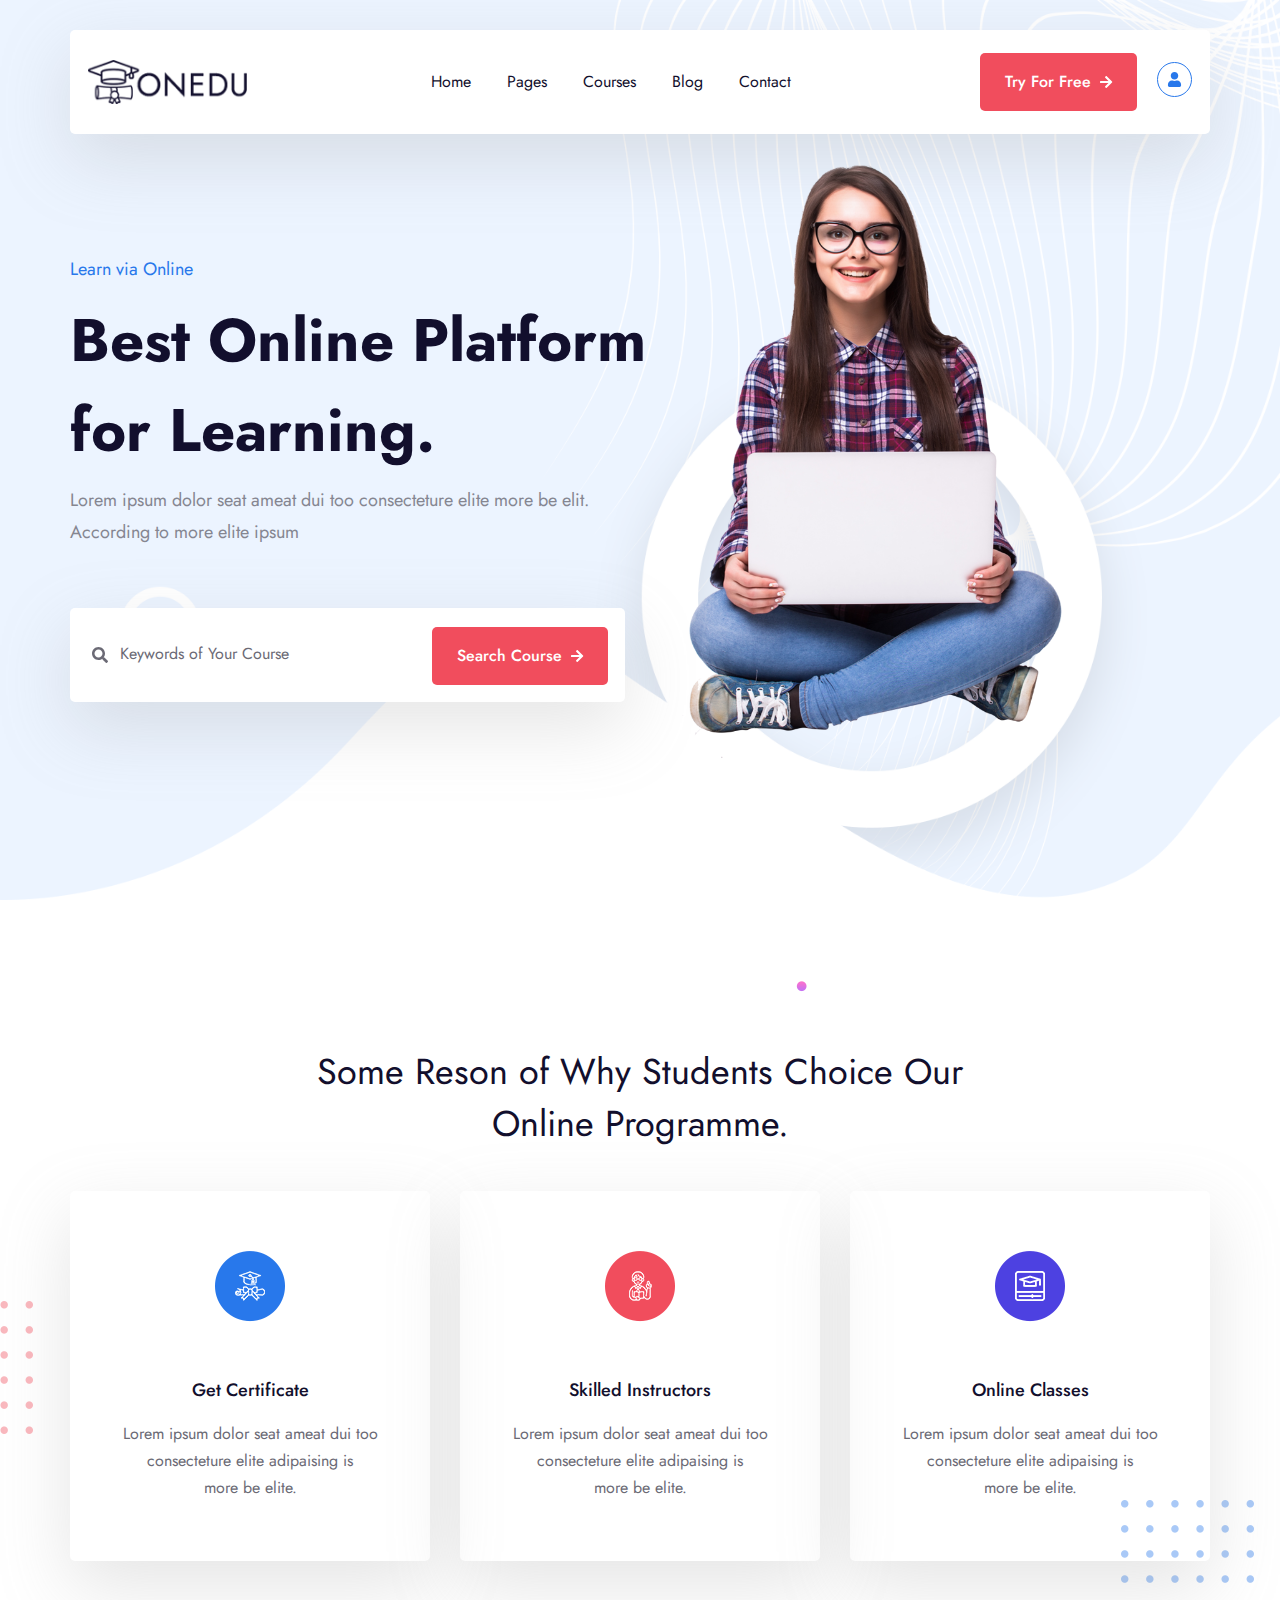
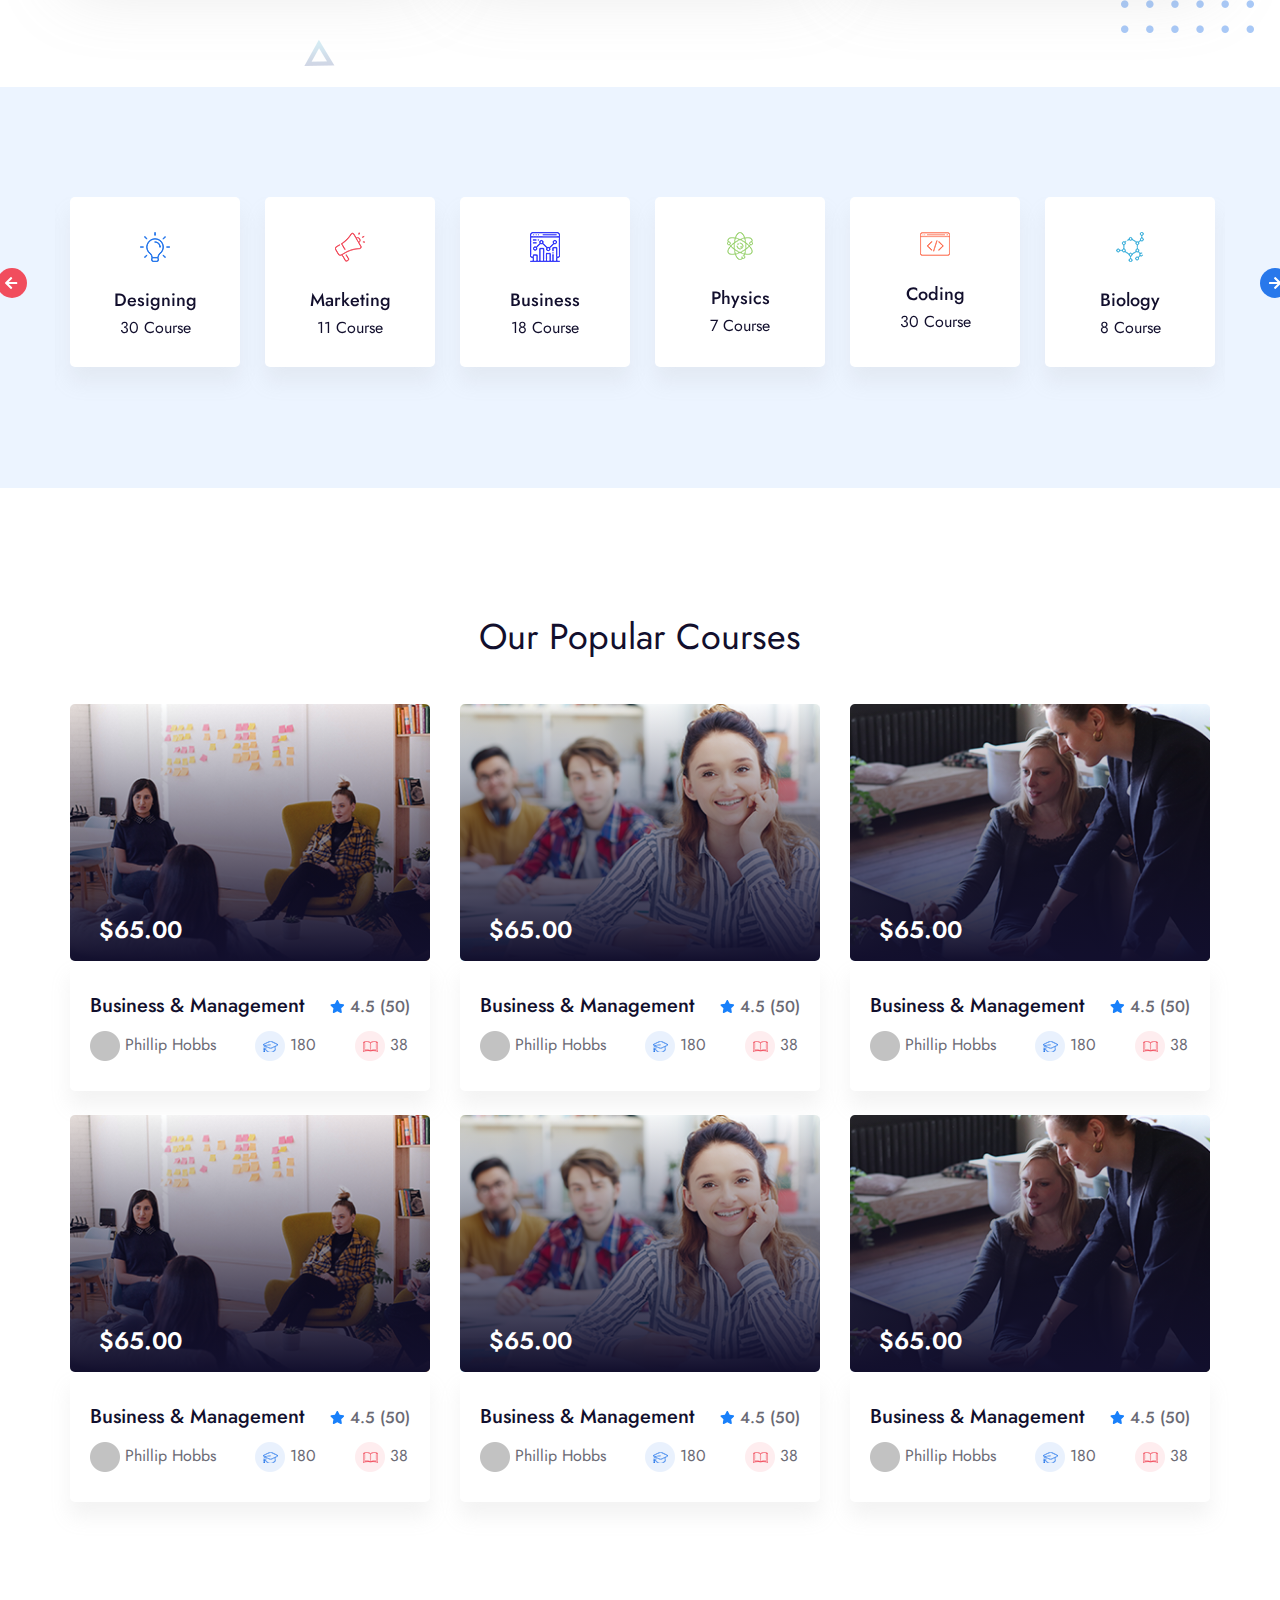
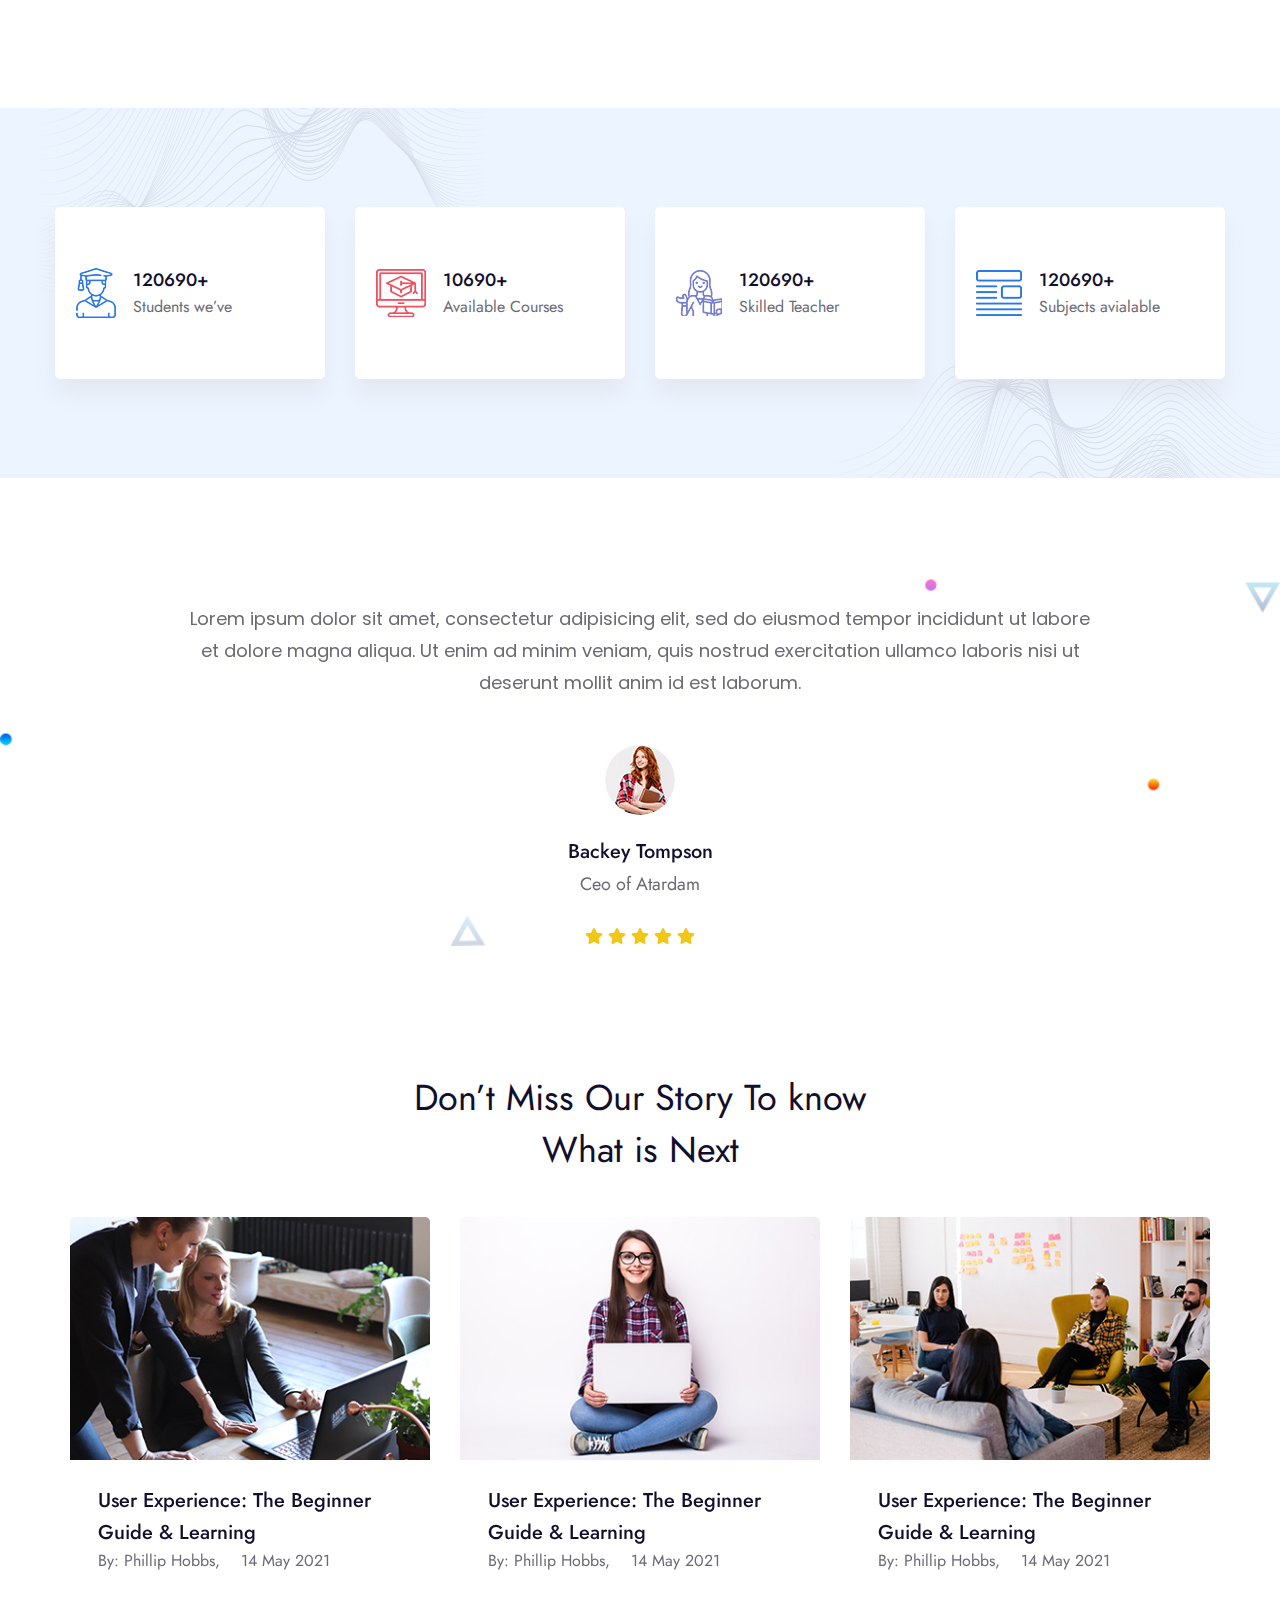
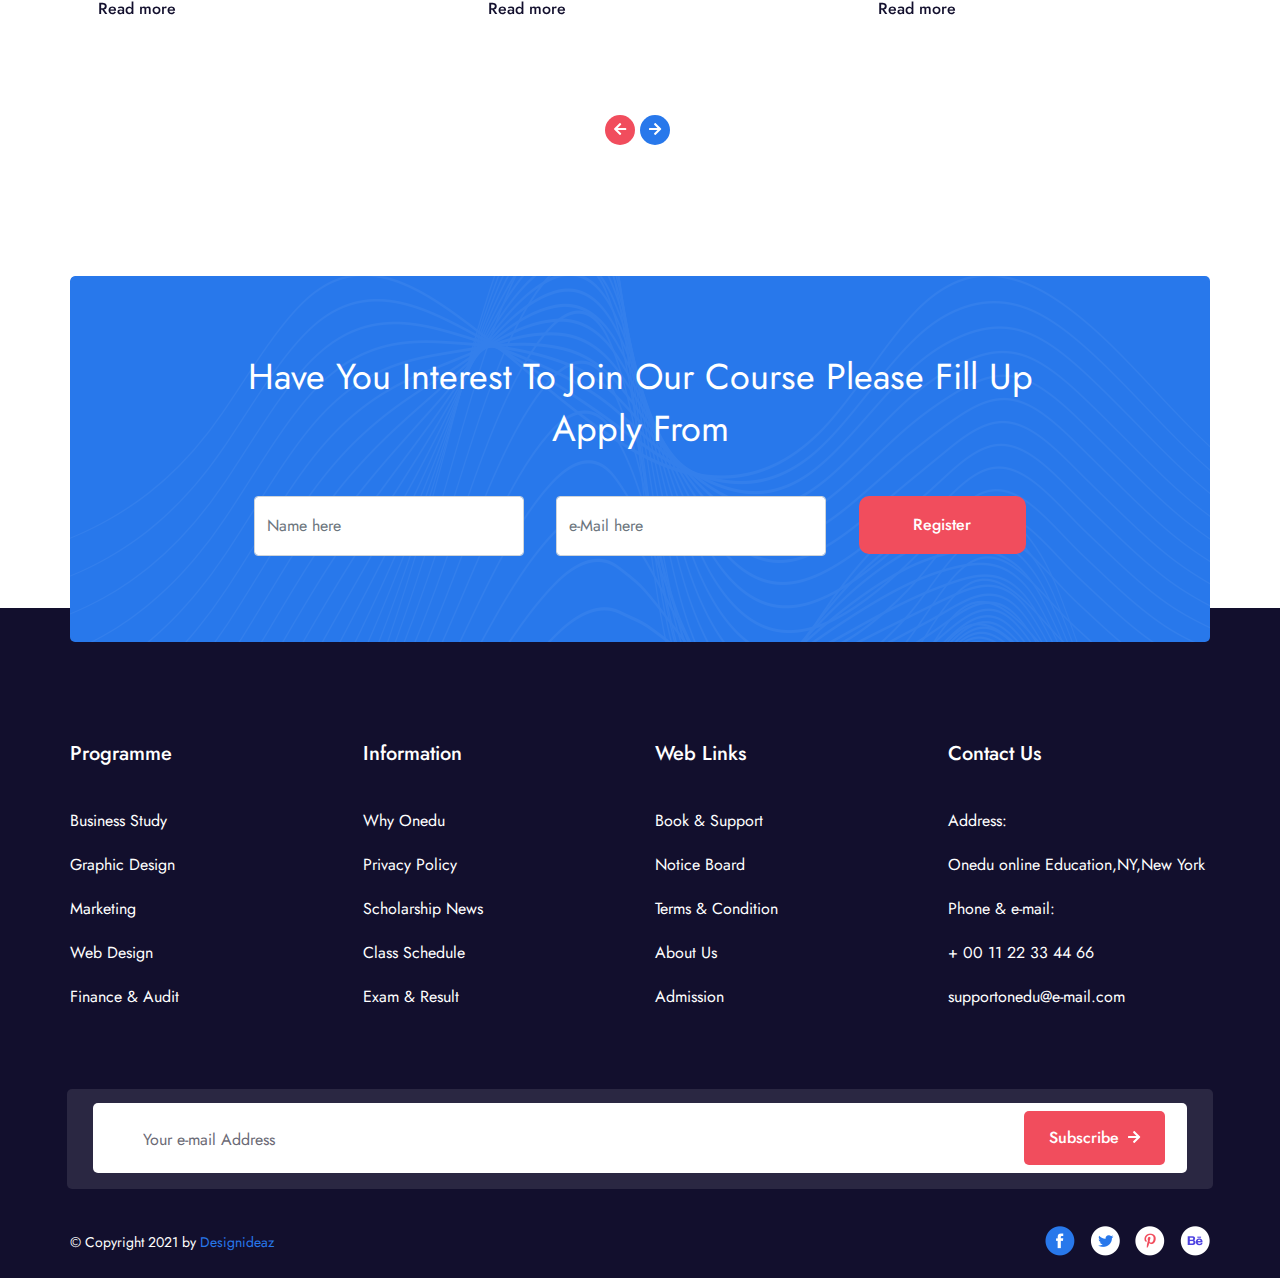
<file: index-2.html>
<!DOCTYPE html>
<html lang="en">

  <head>
    <meta http-equiv="Content-Type" content="text/html; charset=UTF-8">
    <meta http-equiv="X-UA-Compatible" content="IE=edge" />
    <meta http-equiv="X-UA-Compatible" content="ie=edge">
    <meta name="viewport" content="width=device-width, initial-scale=1.0">
    <meta name="description" content="Responsive and modern online education template built on Bootstrap 4.">
    <meta name="keywords" content="education, online education, education portal">
    <title> Onedu - Online Education Template </title>
    <!-- favicon -->
    <link rel="icon" href="assets/images/logo.png" type="image/gif">
    <!-- bootstrap -->
    <link rel="stylesheet" href="assets/css/bootstrap.min.css">
    <!-- fontawesome -->
    <link rel="stylesheet" href="assets/css/all.min.css">
    <!-- mean menu -->
    <link rel="stylesheet" href="assets/css/meanmenu.css">
    <!-- fontawesome -->
    <link rel="stylesheet" href="assets/css/fontawesome.min.css">
    <!-- slick -->
    <link rel="stylesheet" href="assets/css/slick.css">
    <!-- flaticon -->
    <link rel="stylesheet" href="assets/css/font/flaticon.css">
    <!-- nice select -->
    <link rel="stylesheet" href="assets/css/nice-select.css">
    <!-- magnific popup -->
    <link rel="stylesheet" href="assets/css/magnific-popup.css">
    <!-- style -->
    <link rel="stylesheet" href="assets/css/style.css">
    <!-- responsive -->
    <link rel="stylesheet" href="assets/css/responsive.css">
  </head>

  <body>
    <!-- preloader -->
    <div id="loading">
      <div id="loading-center">
        <div id="loading-center-absolute">
          <div class="object" id="object_four"></div>
          <div class="object" id="object_three"></div>
          <div class="object" id="object_two"></div>
          <div class="object" id="object_one"></div>
        </div>
      </div>
    </div>

    <!-- header -->
    <header class="header home-two-header">
      <div class="container">
        <div class="home-two-header-bg">
          <div class="row align-items-center container-padding">
            <div class="col-lg-2 col-md-3 col-sm-4">
              <div class="site-logo">
                <a href="index.html">
                  <img src="assets/images/logo.png" alt="company logo">
                </a>
              </div>
            </div>
            <div class="col-lg-7 col-md-5 col-sm-5 d-flex justify-content-center">
              <nav class="main-menu" id="mobile-menu">
                <ul>
                  <li>
                    <a href="#">Home</a>
                    <ul class="submenu">
                      <li>
                        <a href="index.html">Home Page 01</a>
                      </li>
                      <li>
                        <a href="index-2.html">Home Page 02</a>
                      </li>
                    </ul>
                  </li>
                  <li>
                    <a data-scroll href="#">Pages</a>
                  </li>
                  <li>
                    <a data-scroll href="#">Courses</a>
                    <ul class="submenu">
                      <li>
                        <a href="course.html">Courses</a>
                      </li>
                      <li>
                        <a href="course-2.html">Courses 02</a>
                      </li>
                      <li>
                        <a href="course-details.html">Course Details</a>
                      </li>
                    </ul>
                  </li>
                  <li>
                    <a data-scroll href="#">Blog</a>
                    <ul class="submenu">
                      <li>
                        <a href="blog.html">Blog</a>
                      </li>
                      <li>
                        <a href="blog-details.html">Blog Details</a>
                      </li>
                    </ul>
                  </li>
                  <li>
                    <a data-scroll href="#">Contact</a>
                  </li>
                </ul>
              </nav>
            </div>
            <div class="col-lg-3 col-md-4 col-sm-3 d-flex justify-content-end">
              <ul class="header-right">
                <li class="button header-cta">
                  <a href="#"><span>Try For Free <i class="fas fa-arrow-right"></i></span> </a>
                </li>
                <li class="user-cta">
                  <a href="#"> <i class="fas fa-user"></i></a>
                </li>
              </ul>
            </div>
            <div class="col-12">
              <div class="mobile-menu"></div>
            </div>
          </div>
        </div>
      </div>
    </header>

    <!-- hero -->
    <div class="hero home-two">
      <div class="container">
        <div class="row d-flex align-items-center">
          <div class="col-lg-7">
            <div class="left-content">
              <h4>Learn via Online</h4>
              <h1>Best Online Platform for Learning.</h1>
              <p>Lorem ipsum dolor seat ameat dui too consecteture elite more be elit. According to more elite ipsum
              </p>
              <div class="hero-input home">
                <form action="#">
                  <div class="form-search-icon">
                    <i class="fas fa-search "></i>
                  </div>
                  <input type="text" placeholder="Keywords of Your Course" />
                  <div class="button position-btn">
                    <a href="#"><span>Search Course <i class="fas fa-arrow-right"></i></span> </a>
                  </div>
                </form>
              </div>
            </div>
          </div>
          <div class="col-lg-5">
            <div class="right-content ">
              <img src="assets/images/hero.png" class="img-fluid" alt="women">
            </div>
          </div>
        </div>
      </div>
    </div>

    <!-- about -->
    <div class="about home-two-abt">
      <div class="container">
        <div class="row">
          <div class="col-lg-8 offset-lg-2 col-md-8 offset-md-2 text-center">
            <div class="abt-top">
              <div class="section-title">
                <h2>Some Reson of Why Students Choice Our Online Programme.</h2>
              </div>
            </div>
          </div>
        </div>
        <div class="row">
          <div class="abt-shape-right">
            <img src="assets/images/home-2-abt-shape-right.png" alt="shape">
          </div>
          <div class="col-lg-4 col-md-6">
            <div class="single-abt">
              <div class="abt-icon">
                <img src="assets/images/about-icon1.png" alt="icon">
              </div>
              <div class="abt-detail">
                <span>Get Certificate</span>
                <p>Lorem ipsum dolor seat ameat dui too consecteture elite adipaising is <br class="line-break"> more be elite.</p>
              </div>
            </div>
          </div>
          <div class="col-lg-4 col-md-6">
            <div class="single-abt">
              <div class="abt-icon">
                <img src="assets/images/about-icon2.png" alt="icon">
              </div>
              <div class="abt-detail">
                <span>Skilled Instructors</span>
                <p>Lorem ipsum dolor seat ameat dui too consecteture elite adipaising is<br class="line-break">more be elite.</p>
              </div>
            </div>
          </div>
          <div class="col-lg-4 col-md-6">
            <div class="single-abt">
              <div class="abt-icon">
                <img src="assets/images/about-icon3.png" alt="icon">
              </div>
              <div class="abt-detail">
                <span>Online Classes</span>
                <p>Lorem ipsum dolor seat ameat dui too consecteture elite adipaising is<br class="line-break"> more be elite.</p>
              </div>
            </div>
          </div>
        </div>
      </div>
      <div class="abt-shape-left">
        <img src="assets/images/home-2-abt-shape-left.png" alt="shape">
      </div>
    </div>

    <!-- filter -->
    <div class="filter home-two-filter">
      <div class="container">
        <div class="row home-two-filter-slider">
          <div class="col-lg-12">
            <a href="#">
              <div class="single-filter-btn">
                <img src="assets/images/lamp-blue.png " alt="bulb ">
                <p>Designing</p>
                <span>30 Course</span>
              </div>
            </a>
          </div>
          <div class="col-lg-12">
            <div class="single-filter-btn ">
              <img src="assets/images/filter-icon2.png " alt="bulb ">
              <p>Marketing</p>
              <span>11 Course</span>
            </div>
          </div>
          <div class="col-lg-12">
            <a href="#">
              <div class="single-filter-btn ">
                <img src="assets/images/filter-icon3.png " alt="bulb ">
                <p>Business</p>
                <span>18 Course</span>
              </div>
            </a>
          </div>
          <div class="col-lg-12">
            <a href="#">
              <div class="single-filter-btn ">
                <img src="assets/images/filter-icon4.png " alt="bulb ">
                <p>Physics</p>
                <span>7 Course</span>
              </div>
            </a>
          </div>
          <div class="col-lg-12">
            <a href="#">
              <div class="single-filter-btn ">
                <img src="assets/images/filter-icon5.png " alt="bulb ">
                <p>Coding</p>
                <span>30 Course</span>
              </div>
            </a>
          </div>
          <div class="col-lg-12">
            <a href="#">
              <div class="single-filter-btn ">
                <img src="assets/images/filter-icon6.png " alt="bulb ">
                <p>Biology</p>
                <span>8 Course</span>
              </div>
            </a>
          </div>
          <div class="col-lg-12">
            <a href="#">
              <div class="single-filter-btn ">
                <img src="assets/images/filter-icon3.png " alt="bulb ">
                <p>Business</p>
                <span>18 Course</span>
              </div>
            </a>
          </div>
          <div class="col-lg-12">
            <a href="#">
              <div class="single-filter-btn ">
                <img src="assets/images/filter-icon4.png " alt="bulb ">
                <p>Physics</p>
                <span>7 Course</span>
              </div>
            </a>
          </div>
        </div>
      </div>
    </div>


    <!-- courses -->
    <div class="course home-two-course">
      <div class="container">
        <div class="row">
          <div class="col-lg-12">
            <div class="section-title text-center">
              <h2>Our Popular Courses</h2>
            </div>
          </div>
        </div>
        <div class="row">
          <div class="col-lg-4 col-md-6 mb-4">
            <a href="#">
              <div class="single-course-container">
                <div class="course-img">
                  <img src="assets/images/course1.png" alt="women">
                  <div class="img-data">
                    <span>$65.00</span>
                  </div>
                </div>
                <div class="course-metadata">
                  <div class="first-row">
                    <ul>
                      <li><span>Business & Management</span></li>
                      <li><i class="fas fa-star"></i></li>
                      <li>
                        <p>4.5 (50)</p>
                      </li>
                    </ul>
                  </div>
                  <div class="second-row mt-2">
                    <ul>
                      <li>
                        <img src="assets/images/course-meta.png" alt="course meta image">
                        <span>Phillip Hobbs</span>
                      </li>
                      <li>
                        <img src="assets/images/course-small-icon1.png" alt="small icon">
                        <span>180</span>
                      </li>
                      <li>
                        <img src="assets/images/course-small-icon2.png" alt="small icon">
                        <span>38</span>
                      </li>
                    </ul>
                  </div>
                </div>
              </div>
            </a>
          </div>
          <div class="col-lg-4 col-md-6 mb-4">
            <a href="#">
              <div class="single-course-container">
                <div class="course-img">
                  <img src="assets/images/course2.png" alt="women">
                  <div class="img-data">
                    <span>$65.00</span>
                  </div>
                </div>
                <div class="course-metadata">
                  <div class="first-row">
                    <ul>
                      <li><span>Business & Management</span></li>
                      <li><i class="fas fa-star"></i></li>
                      <li>
                        <p>4.5 (50)</p>
                      </li>
                    </ul>
                  </div>
                  <div class="second-row mt-2">
                    <ul>
                      <li>
                        <img src="assets/images/course-meta.png" alt="course meta image">
                        <span>Phillip Hobbs</span>
                      </li>
                      <li>
                        <img src="assets/images/course-small-icon1.png" alt="small icon">
                        <span>180</span>
                      </li>
                      <li>
                        <img src="assets/images/course-small-icon2.png" alt="small icon">
                        <span>38</span>
                      </li>
                    </ul>
                  </div>
                </div>
              </div>
            </a>
          </div>
          <div class="col-lg-4 col-md-6 mb-4">
            <a href="#">
              <div class="single-course-container">
                <div class="course-img">
                  <img src="assets/images/course3.png" alt="women">
                  <div class="img-data">
                    <span>$65.00</span>
                  </div>
                </div>
                <div class="course-metadata">
                  <div class="first-row">
                    <ul>
                      <li><span>Business & Management</span></li>
                      <li><i class="fas fa-star"></i></li>
                      <li>
                        <p>4.5 (50)</p>
                      </li>
                    </ul>
                  </div>
                  <div class="second-row mt-2">
                    <ul>
                      <li>
                        <img src="assets/images/course-meta.png" alt="course meta image">
                        <span>Phillip Hobbs</span>
                      </li>
                      <li>
                        <img src="assets/images/course-small-icon1.png" alt="small icon">
                        <span>180</span>
                      </li>
                      <li>
                        <img src="assets/images/course-small-icon2.png" alt="small icon">
                        <span>38</span>
                      </li>
                    </ul>
                  </div>
                </div>
              </div>
            </a>
          </div>
          <div class="col-lg-4 col-md-6">
            <a href="#">
              <div class="single-course-container">
                <div class="course-img">
                  <img src="assets/images/course1.png" alt="women">
                  <div class="img-data">
                    <span>$65.00</span>
                  </div>
                </div>
                <div class="course-metadata">
                  <div class="first-row">
                    <ul>
                      <li><span>Business & Management</span></li>
                      <li><i class="fas fa-star"></i></li>
                      <li>
                        <p>4.5 (50)</p>
                      </li>
                    </ul>
                  </div>
                  <div class="second-row mt-2">
                    <ul>
                      <li>
                        <img src="assets/images/course-meta.png" alt="course meta image">
                        <span>Phillip Hobbs</span>
                      </li>
                      <li>
                        <img src="assets/images/course-small-icon1.png" alt="small icon">
                        <span>180</span>
                      </li>
                      <li>
                        <img src="assets/images/course-small-icon2.png" alt="small icon">
                        <span>38</span>
                      </li>
                    </ul>
                  </div>
                </div>
              </div>
            </a>
          </div>
          <div class="col-lg-4 col-md-6">
            <a href="#">
              <div class="single-course-container">
                <div class="course-img">
                  <img src="assets/images/course2.png" alt="women">
                  <div class="img-data">
                    <span>$65.00</span>
                  </div>
                </div>
                <div class="course-metadata">
                  <div class="first-row">
                    <ul>
                      <li><span>Business & Management</span></li>
                      <li><i class="fas fa-star"></i></li>
                      <li>
                        <p>4.5 (50)</p>
                      </li>
                    </ul>
                  </div>
                  <div class="second-row mt-2">
                    <ul>
                      <li>
                        <img src="assets/images/course-meta.png" alt="course meta image">
                        <span>Phillip Hobbs</span>
                      </li>
                      <li>
                        <img src="assets/images/course-small-icon1.png" alt="small icon">
                        <span>180</span>
                      </li>
                      <li>
                        <img src="assets/images/course-small-icon2.png" alt="small icon">
                        <span>38</span>
                      </li>
                    </ul>
                  </div>
                </div>
              </div>
            </a>
          </div>
          <div class="col-lg-4 col-md-6">
            <a href="#">
              <div class="single-course-container">
                <div class="course-img">
                  <img src="assets/images/course3.png" alt="women">
                  <div class="img-data">
                    <span>$65.00</span>
                  </div>
                </div>
                <div class="course-metadata">
                  <div class="first-row">
                    <ul>
                      <li><span>Business & Management</span></li>
                      <li><i class="fas fa-star"></i></li>
                      <li>
                        <p>4.5 (50)</p>
                      </li>
                    </ul>
                  </div>
                  <div class="second-row mt-2">
                    <ul>
                      <li>
                        <img src="assets/images/course-meta.png" alt="course meta image">
                        <span>Phillip Hobbs</span>
                      </li>
                      <li>
                        <img src="assets/images/course-small-icon1.png" alt="small icon">
                        <span>180</span>
                      </li>
                      <li>
                        <img src="assets/images/course-small-icon2.png" alt="small icon">
                        <span>38</span>
                      </li>
                    </ul>
                  </div>
                </div>
              </div>
            </a>
          </div>
        </div>
      </div>
    </div>

    <!-- counter -->
    <div class="counter home-two-counter">
      <div class="container counter-container">
        <div class="row">
          <div class="col-lg-3 mb-4 col-md-6 col-sm-6 ">
            <div class="single-counter">
              <div class="icon">
                <img src="assets/images/counter-icon1.png" alt="icon">
              </div>
              <div class="counter-data">
                <span class="counter">120690+</span>
                <p>Students we’ve</p>
              </div>
            </div>
          </div>
          <div class="col-lg-3 mb-4 col-md-6 col-sm-6 ">
            <div class="single-counter">
              <div class="icon">
                <img src="assets/images/counter-icon2.png" alt="icon">
              </div>
              <div class="counter-data">
                <span class="counter">10690+</span>
                <p>Available Courses</p>
              </div>
            </div>
          </div>
          <div class="col-lg-3 col-md-6 col-sm-6 small-margin">
            <div class="single-counter">
              <div class="icon">
                <img src="assets/images/counter-icon3.png" alt="icon">
              </div>
              <div class="counter-data">
                <span class="counter">120690+</span>
                <p>Skilled Teacher</p>
              </div>
            </div>
          </div>
          <div class="col-lg-3 col-md-6 col-sm-6 ">
            <div class="single-counter">
              <div class="icon">
                <img src="assets/images/counter-icon4.png" alt="icon">
              </div>
              <div class="counter-data">
                <span class="counter">120690+</span>
                <p>Subjects avialable</p>
              </div>
            </div>
          </div>
        </div>
      </div>
    </div>

    <!-- testimonial -->
    <div class="testimonial home-two-testimonial">
      <div class="container">
        <div class="row">
          <div class="col-lg-12 ">
            <div class="row home-two-testimonial-slider">
              <div class="col-lg-12">
                <div class="single-testimonial">
                  <p class="author-quote">Lorem ipsum dolor sit amet, consectetur adipisicing elit, sed do eiusmod tempor incididunt ut labore et dolore magna aliqua. Ut enim ad minim veniam, quis nostrud exercitation ullamco laboris nisi ut deserunt mollit anim id est laborum.
                  </p>
                  <img src="assets/images/testimonial-img.png" alt="woman">
                  <p class="author-title">Backey Tompson</p>
                  <p class="author-designation">Ceo of Atardam</p>
                  <ul>
                    <li><i class="fas fa-star"></i></li>
                    <li><i class="fas fa-star"></i></li>
                    <li><i class="fas fa-star"></i></li>
                    <li><i class="fas fa-star"></i></li>
                    <li><i class="fas fa-star"></i></li>
                  </ul>
                </div>
              </div>
              <div class="col-lg-12">
                <div class="single-testimonial">
                  <p class="author-quote">Lorem ipsum dolor sit amet, consectetur adipisicing elit, sed do eiusmod tempor incididunt ut labore et dolore magna aliqua. Ut enim ad minim veniam, quis nostrud exercitation ullamco laboris nisi ut deserunt mollit anim id est laborum.</p>
                  <img src="assets/images/testimonial-img.png" alt="woman">
                  <p class="author-title">Backey Tompson</p>
                  <p class="author-designation">Ceo of Atardam</p>
                  <ul>
                    <li><i class="fas fa-star"></i></li>
                    <li><i class="fas fa-star"></i></li>
                    <li><i class="fas fa-star"></i></li>
                    <li><i class="fas fa-star"></i></li>
                    <li><i class="fas fa-star"></i></li>
                  </ul>
                </div>
              </div>
              <div class="col-lg-12">
                <div class="single-testimonial">
                  <p class="author-quote">Lorem ipsum dolor sit amet, consectetur adipisicing elit, sed do eiusmod tempor incididunt ut labore et dolore magna aliqua. Ut enim ad minim veniam, quis nostrud exercitation ullamco laboris nisi ut deserunt mollit anim id est laborum.</p>
                  <img src="assets/images/testimonial-img.png" alt="woman">
                  <p class="author-title">Backey Tompson</p>
                  <p class="author-designation">Ceo of Atardam</p>
                  <ul>
                    <li><i class="fas fa-star"></i></li>
                    <li><i class="fas fa-star"></i></li>
                    <li><i class="fas fa-star"></i></li>
                    <li><i class="fas fa-star"></i></li>
                    <li><i class="fas fa-star"></i></li>
                  </ul>
                </div>
              </div>
            </div>
          </div>
        </div>
      </div>
    </div>

    <!-- blog -->
    <div class="blog home-two-blog">
      <div class="container">
        <div class="row">
          <div class="col-lg-8 offset-lg-2">
            <div class="section-title text-center">
              <h2>Don’t Miss Our Story To know What is Next</h2>
            </div>
          </div>
        </div>
        <div class="row blog-slider">
          <div class="col-lg-12">
            <div class="single-blog">
              <div class="blog-img">
                <img src="assets/images/blog-1.png" alt="women">
              </div>
              <div class="blog-metadata">
                <p>User Experience: The Beginner Guide & Learning</p>
                <span>By: Phillip Hobbs,</span>
                <span class="margin">14 May 2021</span>
                <a href="blog-details.html" class="mt-4">Read more</a>
              </div>
            </div>
          </div>
          <div class="col-lg-12">
            <div class="single-blog">
              <div class="blog-img">
                <img src="assets/images/blog-2.png" alt="women">
              </div>
              <div class="blog-metadata">
                <p>User Experience: The Beginner Guide & Learning</p>
                <span>By: Phillip Hobbs,</span>
                <span class="margin">14 May 2021</span>
                <a href="blog-details.html" class="mt-4">Read more</a>
              </div>
            </div>
          </div>
          <div class="col-lg-12">
            <div class="single-blog">
              <div class="blog-img">
                <img src="assets/images/blog-3.png" alt="women">
              </div>
              <div class="blog-metadata">
                <p>User Experience: The Beginner Guide & Learning</p>
                <span>By: Phillip Hobbs,</span>
                <span class="margin">14 May 2021</span>
                <a href="blog-details.html" class="mt-4">Read more</a>
              </div>
            </div>
          </div>
          <div class="col-lg-12">
            <div class="single-blog">
              <div class="blog-img">
                <img src="assets/images/blog-2.png" alt="women">
              </div>
              <div class="blog-metadata">
                <p>User Experience: The Beginner Guide & Learning</p>
                <span>By: Phillip Hobbs,</span>
                <span class="margin">14 May 2021</span>
                <a href="blog-details.html" class="mt-4">Read more</a>
              </div>
            </div>
          </div>
        </div>
      </div>
    </div>

    <!-- newsletter -->
    <div class="newsletter home-two-newsletter">
      <div class="container">
        <div class="inner-newsletter">
          <div class="row">
            <div class="col-lg-12">
              <div class="section-title text-center newsletter-heading-white">
                <h2>Have You Interest To Join Our Course Please Fill Up Apply From
                </h2>
              </div>
            </div>
          </div>
          <div class="row">
            <div class="col-lg-12">
              <form action="#" class="form-center">
                <div class="row">
                  <div class="col-lg-4 col-md-6">
                    <input type="text" class="form-control small-width" placeholder="Name here" />
                  </div>
                  <div class="col-lg-4 col-md-6 left-space">
                    <input type="email" class="form-control small-width" placeholder="e-Mail here" />
                  </div>
                  <div class="col-lg-4 left-space responsive-btn">
                    <div class="button newsletter-btn">
                      <a href="#"><span>Register</span> </a>
                    </div>
                  </div>
                </div>
              </form>
            </div>
          </div>
        </div>
      </div>

    </div>


    <!-- footer -->
    <footer class="footer footer-home-two">
      <div class="container">
        <div class="row row-space">
          <div class="col-lg-3 col-md-3 col-sm-6 small-margin">
            <div class="footer-link">
              <h5>Programme</h5>
              <ul>
                <li>
                  <a href="#">Business Study</a>
                </li>
                <li>
                  <a href="#">Graphic Design</a>
                </li>
                <li>
                  <a href="#">Marketing</a>
                </li>
                <li>
                  <a href="#">Web Design</a>
                </li>
                <li>
                  <a href="#">Finance & Audit</a>
                </li>
              </ul>
            </div>
          </div>
          <div class="col-lg-3 col-md-3 col-sm-6 small-margin">
            <div class="footer-link">
              <h5>Information</h5>
              <ul>
                <li>
                  <a href="#">Why Onedu</a>
                </li>
                <li>
                  <a href="#">Privacy Policy</a>
                </li>
                <li>
                  <a href="#">Scholarship News</a>
                </li>
                <li>
                  <a href="#">Class Schedule</a>
                </li>
                <li>
                  <a href="#">Exam & Result</a>
                </li>
              </ul>
            </div>
          </div>
          <div class="col-lg-3 col-md-3 col-sm-6">
            <div class="footer-link">
              <h5>Web Links</h5>
              <ul>
                <li>
                  <a href="#">Book & Support</a>
                </li>
                <li>
                  <a href="#">Notice Board</a>
                </li>
                <li>
                  <a href="#">Terms & Condition</a>
                </li>
                <li>
                  <a href="#">About Us</a>
                </li>
                <li>
                  <a href="#">Admission</a>
                </li>
              </ul>
            </div>
          </div>
          <div class="col-lg-3 col-md-3 col-sm-6">
            <div class="footer-link">
              <h5>Contact Us</h5>
              <ul>
                <li>
                  <a href="#">Address:</a>
                </li>
                <li>
                  <a href="#">Onedu online Education,NY,New York</a>
                </li>
                <li>
                  <a href="#">Phone & e-mail:</a>
                </li>
                <li>
                  <a href="#">+ 00 11 22 33 44 66</a>
                </li>
                <li>
                  <a href="#">supportonedu@e-mail.com</a>
                </li>
              </ul>
            </div>
          </div>
        </div>
        <div class="row footer-two-form-upper-margin">
          <div class="col-lg-12 col-md-12 responsive-margin">
            <div class="hero-input footer-input home-two-footer-form">
              <form action="#">
                <input type="text" placeholder="Your e-mail Address" />
                <div class="button position-btn">
                  <a href="#"><span>Subscribe <i class="fas fa-arrow-right"></i></span> </a>
                </div>
              </form>
            </div>
          </div>
        </div>
      </div>
    </footer>
    <div class="footer-copyright footer-copyright-home-two">
      <div class="container">
        <div class="row">
          <div class="col-lg-6 col-sm-6 small-screen-center d-flex">
            <div class="footer-menu text-center home-two-footer-menu">
              <p>© Copyright 2021 by <span>Designideaz</span></p>
            </div>
          </div>
          <div class="col-lg-6 col-sm-6  lg-end d-flex">
            <div class="footer-menu text-center">
              <div class="footer-icon home-two-footer-icon small-none">
                <ul>
                  <li>
                    <a href="#"><img src="assets/images/footer-icon.png" alt="facebook-icon"></a>
                  </li>
                  <li>
                    <a href="#"><img src="assets/images/footer-icon2.png" alt="twitter-icon"></a>
                  </li>
                  <li>
                    <a href="#"><img src="assets/images/footer-icon3.png" alt="pinterest-icon"></a>
                  </li>
                  <li>
                    <a href="#"><img src="assets/images/footer-icon4.png" alt="behance-icon"></a>
                  </li>
                </ul>
              </div>

            </div>
          </div>
        </div>
      </div>
    </div>

    <!-- back to top button -->
    <div class="top-btn ">
      <i class="fas fa-chevron-up "></i>
    </div>

    <!-- jquery -->
    <script src="assets/js/jquery-1.12.4.min.js "></script>
    <!-- bootstrap -->
    <script src="assets/js/bootstrap.min.js "></script>
    <!-- fontawesome js-->
    <script src="assets/js/all.min.js "></script>
    <!-- mean menu js -->
    <script src="assets/js/jquery.meanmenu.min.js "></script>
    <!-- fontawesome js -->
    <script src="assets/js/fontawesome.min.js "></script>
    <!-- slick js-->
    <script src="assets/js/slick.min.js "></script>
    <!-- nice select js-->
    <script src="assets/js/jquery.nice-select.min.js "></script>
    <!-- magnific popup js-->
    <script src="assets/js/jquery.magnific-popup.js "></script>
    <!-- isotope  js-->
    <script src="assets/js/isotope.pkgd.min.js"></script>
    <!-- main -->
    <script src="assets/js/app.js "></script>
  </body>

</html>
</file>
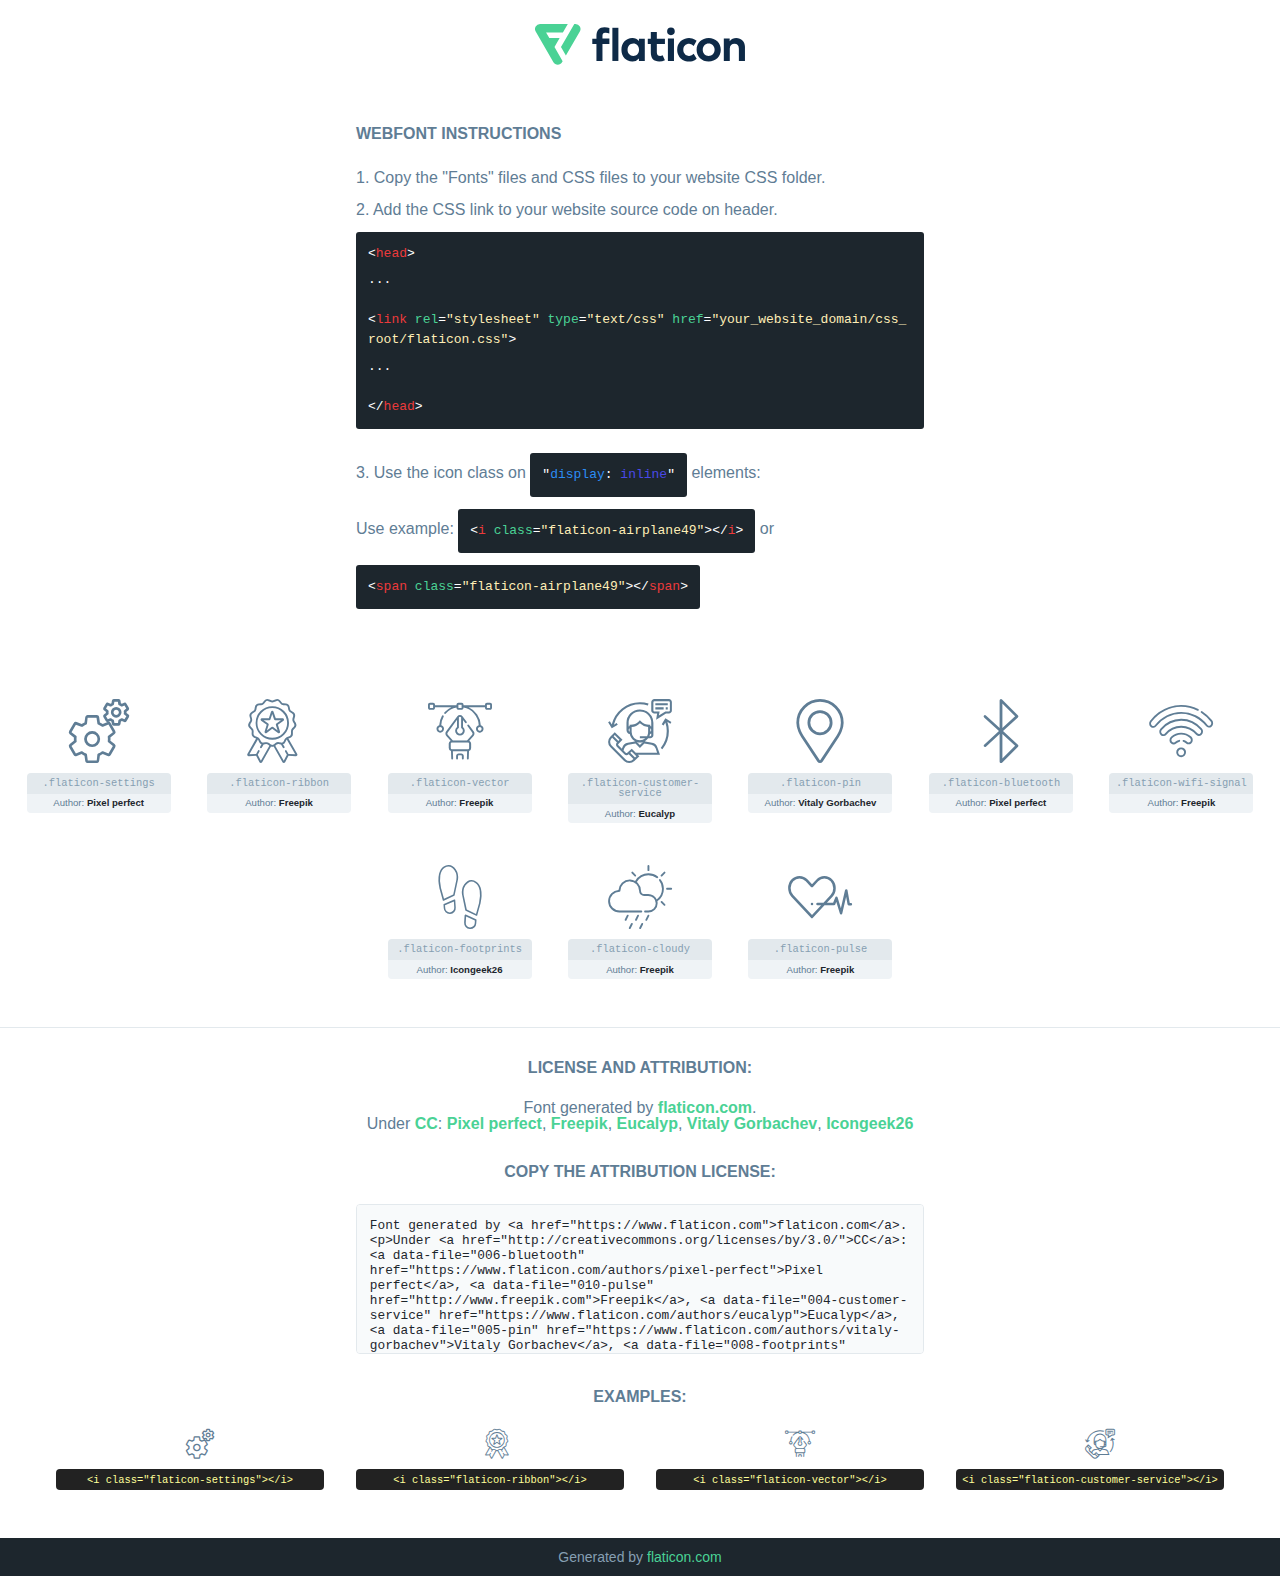
<file: assets/css/font/flaticon.html>
<!DOCTYPE html>
<!--
  Flaticon icon font: Flaticon
  Creation date: 10/03/2021 18:23
-->
<html>

<head>
    <title>Flaticon Webfont</title>
    <link rel="stylesheet" type="text/css" href="flaticon.css">
    <meta charset="UTF-8">
    <style>
    html, body, div, span, applet, object, iframe,
    h1, h2, h3, h4, h5, h6, p, blockquote, pre,
    a, abbr, acronym, address, big, cite, code,
    del, dfn, em, img, ins, kbd, q, s, samp,
    small, strike, strong, sub, sup, tt, var,
    b, u, i, center,
    dl, dt, dd, ol, ul, li,
    fieldset, form, label, legend,
    table, caption, tbody, tfoot, thead, tr, th, td,
    article, aside, canvas, details, embed,
    figure, figcaption, footer, header, hgroup,
    menu, nav, output, ruby, section, summary,
    time, mark, audio, video {
        margin: 0;
        padding: 0;
        border: 0;
        font-size: 100%;
        font: inherit;
        vertical-align: baseline;
    }
    /* HTML5 display-role reset for older browsers */
    article, aside, details, figcaption, figure,
    footer, header, hgroup, menu, nav, section {
        display: block;
    }
    body {
        line-height: 1;
    }
    ol, ul {
        list-style: none;
    }
    blockquote, q {
        quotes: none;
    }
    blockquote:before, blockquote:after,
    q:before, q:after {
        content: '';
        content: none;
    }
    table {
        border-collapse: collapse;
        border-spacing: 0;
    }
    body {
        font-family: Helvetica, Arial, sans-serif;
        font-size: 16px;
        color: #5f7d95;
    }
    a {
        color: #4AD295;
        font-weight: bold;
        text-decoration: none;
    }
    * {
        -moz-box-sizing: border-box;
        -webkit-box-sizing: border-box;
        box-sizing: border-box;
        margin: 0;
        padding: 0;
    }
    [class^="flaticon-"]:before, [class*=" flaticon-"]:before, [class^="flaticon-"]:after, [class*=" flaticon-"]:after {
        font-family: Flaticon;
        font-size: 30px;
        font-style: normal;
        margin-left: 20px;
        color: #333;
    }
    .wrapper {
        max-width: 600px;
        margin: auto;
        padding: 0 1em;
    }
    .title {
        margin-bottom: 24px;
        text-transform: uppercase;
        font-weight: bold;
    }
    header {
        text-align: center;
        padding: 24px;
    }
    header .logo {
        width: 210px;
        height: auto;
        border: none;
        display: inline-block;
    }
    header strong {
        font-size: 28px;
        font-weight: 500;
        vertical-align: middle;
    }
    .demo {
        margin: 2em auto;
        line-height: 1.25em;
    }
    .demo ul li {
        margin-bottom: 12px;
    }
    .demo ul li code {
        background-color: #1D262D;
        border-radius: 3px;
        padding: 12px;
        display: inline-block;
        color: #fff;
        font-family: Consolas,Monaco,Lucida Console,Liberation Mono,DejaVu Sans Mono,Bitstream Vera Sans Mono,Courier New, monospace;
        font-weight: lighter;
        margin-top: 12px;
        font-size: 13px;
        word-break: break-all;
    }
    .demo ul li code .red {
        color: #EC3A3B;
    }
    .demo ul li code .green {
        color: #4AD295;
    }
    .demo ul li code .yellow {
        color: #FFEEB6;
    }
    .demo ul li code .blue {
        color: #2C8CF4;
    }
    .demo ul li code .purple {
        color: #4949E7;
    }
    .demo ul li code .dots {
        margin-top: 0.5em;
        display: block;
    }
    #glyphs {
        border-bottom: 1px solid #E3E9ED;
        padding: 2em 0;
        text-align: center;
    }
    .glyph {
        display: inline-block;
        width: 9em;
        margin: 1em;
        text-align: center;
        vertical-align: top;
        background: #FFF;
    }
    .glyph .glyph-icon {
        padding: 10px;
        display: block;
        font-family:"Flaticon";
        font-size: 64px;
        line-height: 1;
    }
    .glyph .glyph-icon:before {
        font-size: 64px;
        color: #5f7d95;
        margin-left: 0;
    }
    .class-name {
        font-size: 0.65em;
        background-color: #E3E9ED;
        color: #869FB2;
        border-radius: 4px 4px 0 0;
        padding: 0.5em;
        font-family: Consolas,Monaco,Lucida Console,Liberation Mono,DejaVu Sans Mono,Bitstream Vera Sans Mono,Courier New, monospace;
    }
    .author-name {
        font-size: 0.6em;
        background-color: #EFF3F6;
        border-top: 0;
        border-radius: 0 0 4px 4px;
        padding: 0.5em;
    }
    .author-name a {
        color: #1D262D;
    }
    .class-name:last-child {
        font-size: 10px;
        color:#888;
    }
    .class-name:last-child a {
        font-size: 10px;
        color:#555;
    }
    .glyph > input {
        display: block;
        width: 100px;
        margin: 5px auto;
        text-align: center;
        font-size: 12px;
        cursor: text;
    }
    .glyph > input.icon-input {
        font-family:"Flaticon";
        font-size: 16px;
        margin-bottom: 10px;
    }
    .attribution .title {
        margin-top: 2em;
    }
    .attribution textarea {
        background-color: #F8FAFB;
        color: #1D262D;
        padding: 1em;
        border: none;
        box-shadow: none;
        border: 1px solid #E3E9ED;
        border-radius: 4px;
        resize: none;
        width: 100%;
        height: 150px;
        font-size: 0.8em;
        font-family: Consolas,Monaco,Lucida Console,Liberation Mono,DejaVu Sans Mono,Bitstream Vera Sans Mono,Courier New, monospace;
        -webkit-appearance: none;
    }
    .attribution textarea:hover {
        border-color: #CFD9E0;
    }
    .attribution textarea:focus {
        border-color: #4AD295;
    }
    .iconsuse {
        margin: 2em auto;
        text-align: center;
        max-width: 1200px;
    }
    .iconsuse:after {
        content: '';
        display: table;
        clear: both;
    }
    .iconsuse .image {
        float: left;
        width: 25%;
        padding: 0 1em;
    }
    .iconsuse .image p {
        margin-bottom: 1em;
    }
    .iconsuse .image span {
        display: block;
        font-size: 0.65em;
        background-color: #222;
        color: #fff;
        border-radius: 4px;
        padding: 0.5em;
        color: #FFFF99;
        margin-top: 1em;
        font-family: Consolas,Monaco,Lucida Console,Liberation Mono,DejaVu Sans Mono,Bitstream Vera Sans Mono,Courier New, monospace;
    }
    .glyph-icon:before {
        color: #5f7d95;
    }
    #footer {
        text-align: center;
        background-color: #1D262D;
        color: #869FB2;
        padding: 12px;
        font-size: 14px;
    }
    #footer a {
        font-weight: normal;
    }
    @media (max-width: 960px) {
        .iconsuse .image {
            width: 50%;
        }
    }
    </style>
</head>

<body class="characters-off">

    <header>
        <a href="https://www.flaticon.com/" target="_blank" class="logo">
            <svg xmlns="http://www.w3.org/2000/svg" viewBox="0 0 394.3 76.5"><path d="M156.6,69.4H145.3V7.1h11.3Z" style="fill:#0e2a47"/><path d="M206.2,69.4h-11V64.8a15.4,15.4,0,0,1-12.6,5.7c-11.6,0-20.3-9.5-20.3-22.1s8.8-22.1,20.3-22.1a15.4,15.4,0,0,1,12.6,5.8V27.5h11Zm-32.4-21c0,6.4,4.2,11.6,10.8,11.6s10.8-4.9,10.8-11.6-4.4-11.6-10.8-11.6S173.9,42,173.9,48.4Z" style="fill:#0e2a47"/><path d="M262.5,13.7a7.2,7.2,0,0,1-14.4,0,7.2,7.2,0,1,1,14.4,0ZM261,69.4H249.6v-42H261Z" style="fill:#0e2a47"/><path id="_Trazado_" data-name="&lt;Trazado&gt;" d="M139.6,17.8a16.6,16.6,0,0,0-8-1.4c-3.2.4-4.9,2-4.9,5.9v5.1h13V37.5h-13v32H115.4v-32h-7.8v-10h7.8V22.2c0-9.9,5.2-16.3,15-16.3a23.4,23.4,0,0,1,9.3,1.8Z" style="fill:#0e2a47"/><path d="M235.1,60c-3.5,0-6.3-1.9-6.3-7.1V37.5H244v-10H228.8V15H217.5V27.5h-5.7v10h5.7V53.7c0,10.9,5.3,16.8,15.7,16.8A22.9,22.9,0,0,0,244,68l-4.3-9.1A12.3,12.3,0,0,1,235.1,60Z" style="fill:#0e2a47"/><path d="M348.9,48.4c0,12.6-9.7,22.1-22.7,22.1s-22.7-9.4-22.7-22.1,9.6-22.1,22.7-22.1S348.9,35.8,348.9,48.4Zm-33.9,0c0,6.8,4.8,11.6,11.1,11.6s11.2-4.8,11.2-11.6-4.8-11.6-11.2-11.6S315.1,41.6,315.1,48.4Z" style="fill:#0e2a47"/><path d="M394.3,42.7V69.4H382.9V46.3c0-6.1-3-9.4-8.2-9.4s-8.9,3.2-8.9,9.5v23H354.6v-42h11v4.9c3-4.5,7.6-6.1,12.3-6.1C387.5,26.3,394.3,33,394.3,42.7Z" style="fill:#0e2a47"/><path d="M298,55.7h0a12.4,12.4,0,0,1-8.2,4.2h-.9l-1.8-.2a10,10,0,0,1-7.4-5.6,13.2,13.2,0,0,1-1.2-5.8,13,13,0,0,1,1.3-5.9,10.1,10.1,0,0,1,7.5-5.5h2.4a11.7,11.7,0,0,1,8.3,4.2l5.5-9.6a19.9,19.9,0,0,0-8.1-4.3,23.4,23.4,0,0,0-6.1-.8,25.2,25.2,0,0,0-7.5,1.1,20.9,20.9,0,0,0-8,4.6,21.9,21.9,0,0,0-6.8,16.4,21.9,21.9,0,0,0,6.7,16.3,20.9,20.9,0,0,0,8,4.6,25.2,25.2,0,0,0,7.7,1.2,23.6,23.6,0,0,0,6.2-.8,20,20,0,0,0,8.1-4.4Z" style="fill:#0e2a47"/><path d="M46.3,26.5H26.9L20.8,16H52.4L61.6,0H9.4A9.3,9.3,0,0,0,1.3,4.7a9.3,9.3,0,0,0,0,9.4L34.6,71.8a9.4,9.4,0,0,0,16.2,0l1.1-1.9L36.6,43.3Z" style="fill:#4ad295"/><path d="M84.2,4.7A9.3,9.3,0,0,0,76.1,0H73.8l-25,43.3,9.2,16L84.2,14A9.3,9.3,0,0,0,84.2,4.7Z" style="fill:#4ad295"/></svg>
        </a>
    </header>

    <section class="demo wrapper">

        <p class="title">Webfont Instructions</p>

        <ul>
            <li>
                <span class="num">1. </span>Copy the "Fonts" files and CSS files to your website CSS folder.
            </li>
            <li>
                <span class="num">2. </span>Add the CSS link to your website source code on header.
                <code class="big">
                    &lt;<span class="red">head</span>&gt;
                    <br/><span class="dots">...</span>
                    <br/>&lt;<span class="red">link</span> <span class="green">rel</span>=<span class="yellow">"stylesheet"</span> <span class="green">type</span>=<span class="yellow">"text/css"</span> <span class="green">href</span>=<span class="yellow">"your_website_domain/css_root/flaticon.css"</span>&gt;
                    <br/><span class="dots">...</span>
                    <br/>&lt;/<span class="red">head</span>&gt;
                </code>
            </li>

            <li>
                <p>
                    <span class="num">3. </span>Use the icon class on <code>"<span class="blue">display</span>:<span class="purple"> inline</span>"</code> elements:
                    <br />
                    Use example: <code>&lt;<span class="red">i</span> <span class="green">class</span>=<span class="yellow">&quot;flaticon-airplane49&quot;</span>&gt;&lt;/<span class="red">i</span>&gt;</code> or <code>&lt;<span class="red">span</span> <span class="green">class</span>=<span class="yellow">&quot;flaticon-airplane49&quot;</span>&gt;&lt;/<span class="red">span</span>&gt;</code>
            </li>
        </ul>

    </section>




   <section id="glyphs">          
    
      
        <div class="glyph"><div class="glyph-icon flaticon-settings"></div>
            <div class="class-name">.flaticon-settings</div>
            <div class="author-name">Author: <a data-file="001-settings" href="https://www.flaticon.com/authors/pixel-perfect">Pixel perfect</a> </div> 
        </div>        
        
        <div class="glyph"><div class="glyph-icon flaticon-ribbon"></div>
            <div class="class-name">.flaticon-ribbon</div>
            <div class="author-name">Author: <a data-file="002-ribbon" href="http://www.freepik.com">Freepik</a> </div> 
        </div>        
        
        <div class="glyph"><div class="glyph-icon flaticon-vector"></div>
            <div class="class-name">.flaticon-vector</div>
            <div class="author-name">Author: <a data-file="003-vector" href="http://www.freepik.com">Freepik</a> </div> 
        </div>        
        
        <div class="glyph"><div class="glyph-icon flaticon-customer-service"></div>
            <div class="class-name">.flaticon-customer-service</div>
            <div class="author-name">Author: <a data-file="004-customer-service" href="https://www.flaticon.com/authors/eucalyp">Eucalyp</a> </div> 
        </div>        
        
        <div class="glyph"><div class="glyph-icon flaticon-pin"></div>
            <div class="class-name">.flaticon-pin</div>
            <div class="author-name">Author: <a data-file="005-pin" href="https://www.flaticon.com/authors/vitaly-gorbachev">Vitaly Gorbachev</a> </div> 
        </div>        
        
        <div class="glyph"><div class="glyph-icon flaticon-bluetooth"></div>
            <div class="class-name">.flaticon-bluetooth</div>
            <div class="author-name">Author: <a data-file="006-bluetooth" href="https://www.flaticon.com/authors/pixel-perfect">Pixel perfect</a> </div> 
        </div>        
        
        <div class="glyph"><div class="glyph-icon flaticon-wifi-signal"></div>
            <div class="class-name">.flaticon-wifi-signal</div>
            <div class="author-name">Author: <a data-file="007-wifi-signal" href="http://www.freepik.com">Freepik</a> </div> 
        </div>        
        
        <div class="glyph"><div class="glyph-icon flaticon-footprints"></div>
            <div class="class-name">.flaticon-footprints</div>
            <div class="author-name">Author: <a data-file="008-footprints" href="https://www.flaticon.com/authors/icongeek26">Icongeek26</a> </div> 
        </div>        
        
        <div class="glyph"><div class="glyph-icon flaticon-cloudy"></div>
            <div class="class-name">.flaticon-cloudy</div>
            <div class="author-name">Author: <a data-file="009-cloudy" href="http://www.freepik.com">Freepik</a> </div> 
        </div>        
        
        <div class="glyph"><div class="glyph-icon flaticon-pulse"></div>
            <div class="class-name">.flaticon-pulse</div>
            <div class="author-name">Author: <a data-file="010-pulse" href="http://www.freepik.com">Freepik</a> </div> 
        </div>        
        

    </section>



    <section class="attribution wrapper"   style="text-align:center;">

      <div class="title">License and attribution:</div><div class="attrDiv">Font generated by <a href="https://www.flaticon.com">flaticon.com</a>. <div><p>Under <a href="http://creativecommons.org/licenses/by/3.0/">CC</a>: <a data-file="006-bluetooth" href="https://www.flaticon.com/authors/pixel-perfect">Pixel perfect</a>, <a data-file="010-pulse" href="http://www.freepik.com">Freepik</a>, <a data-file="004-customer-service" href="https://www.flaticon.com/authors/eucalyp">Eucalyp</a>, <a data-file="005-pin" href="https://www.flaticon.com/authors/vitaly-gorbachev">Vitaly Gorbachev</a>, <a data-file="008-footprints" href="https://www.flaticon.com/authors/icongeek26">Icongeek26</a></p>  </div>
      </div>
      <div class="title">Copy the Attribution License:</div>

    <textarea onclick="this.focus();this.select();">Font generated by &lt;a href=&quot;https://www.flaticon.com&quot;&gt;flaticon.com&lt;/a&gt;. <p>Under <a href="http://creativecommons.org/licenses/by/3.0/">CC</a>: <a data-file="006-bluetooth" href="https://www.flaticon.com/authors/pixel-perfect">Pixel perfect</a>, <a data-file="010-pulse" href="http://www.freepik.com">Freepik</a>, <a data-file="004-customer-service" href="https://www.flaticon.com/authors/eucalyp">Eucalyp</a>, <a data-file="005-pin" href="https://www.flaticon.com/authors/vitaly-gorbachev">Vitaly Gorbachev</a>, <a data-file="008-footprints" href="https://www.flaticon.com/authors/icongeek26">Icongeek26</a></p>  
     </textarea>

    </section>

    <section class="iconsuse">

          <div class="title">Examples:</div>            
             
            <div class="image">
                <p>
                    <i class="glyph-icon flaticon-settings"></i> 
                    <span>&lt;i class=&quot;flaticon-settings&quot;&gt;&lt;/i&gt;</span>
                </p>
            </div>
            
            <div class="image">
                <p>
                    <i class="glyph-icon flaticon-ribbon"></i> 
                    <span>&lt;i class=&quot;flaticon-ribbon&quot;&gt;&lt;/i&gt;</span>
                </p>
            </div>
            
            <div class="image">
                <p>
                    <i class="glyph-icon flaticon-vector"></i> 
                    <span>&lt;i class=&quot;flaticon-vector&quot;&gt;&lt;/i&gt;</span>
                </p>
            </div>
            
            <div class="image">
                <p>
                    <i class="glyph-icon flaticon-customer-service"></i> 
                    <span>&lt;i class=&quot;flaticon-customer-service&quot;&gt;&lt;/i&gt;</span>
                </p>
            </div>
                       
        </div>
                            
    </section>

<div id="footer">
    <div>Generated by <a href="https://www.flaticon.com">flaticon.com</a>
    </div>
</div>



</body>
</html>
</file>
<file: assets/css/font/flaticon.css>
/*
  	Flaticon icon font: Flaticon
  	Creation date: 10/03/2021 18:23
  	*/
	
	@font-face {
	    font-family: "Flaticon";
	    src: url("./Flaticon.eot");
	    src: url("./Flaticon.eot?#iefix") format("embedded-opentype"), url("./Flaticon.woff2") format("woff2"), url("./Flaticon.woff") format("woff"), url("./Flaticon.ttf") format("truetype"), url("./Flaticon.svg#Flaticon") format("svg");
	    font-weight: normal;
	    font-style: normal;
	}
	
	@media screen and (-webkit-min-device-pixel-ratio:0) {
	    @font-face {
	        font-family: "Flaticon";
	        src: url("./Flaticon.svg#Flaticon") format("svg");
	    }
	}
	
	[class^="flaticon-"]:before,
	[class*=" flaticon-"]:before,
	[class^="flaticon-"]:after,
	[class*=" flaticon-"]:after {
	    font-family: Flaticon;
	    /* font-size: 20px; */
	    font-style: normal;
	    margin-left: 20px;
	}
	
	.flaticon-settings:before {
	    content: "\f100";
	}
	
	.flaticon-ribbon:before {
	    content: "\f101";
	}
	
	.flaticon-vector:before {
	    content: "\f102";
	}
	
	.flaticon-customer-service:before {
	    content: "\f103";
	}
	
	.flaticon-pin:before {
	    content: "\f104";
	}
	
	.flaticon-bluetooth:before {
	    content: "\f105";
	}
	
	.flaticon-wifi-signal:before {
	    content: "\f106";
	}
	
	.flaticon-footprints:before {
	    content: "\f107";
	}
	
	.flaticon-cloudy:before {
	    content: "\f108";
	}
	
	.flaticon-pulse:before {
	    content: "\f109";
	}
</file>
<file: assets/css/nice-select.css>
.nice-select {
  -webkit-tap-highlight-color: transparent;
  background-color: #fff;
  border-radius: 5px;
  border: solid 1px #e8e8e8;
  box-sizing: border-box;
  clear: both;
  cursor: pointer;
  display: block;
  float: left;
  font-family: inherit;
  font-size: 14px;
  font-weight: normal;
  height: 42px;
  line-height: 40px;
  outline: none;
  padding-left: 18px;
  padding-right: 30px;
  position: relative;
  text-align: left !important;
  -webkit-transition: all 0.2s ease-in-out;
  transition: all 0.2s ease-in-out;
  -webkit-user-select: none;
     -moz-user-select: none;
      -ms-user-select: none;
          user-select: none;
  white-space: nowrap;
  width: auto; }
  .nice-select:hover {
    border-color: #dbdbdb; }
  .nice-select:active, .nice-select.open, .nice-select:focus {
    border-color: #999; }
  .nice-select:after {
    border-bottom: 2px solid #999;
    border-right: 2px solid #999;
    content: '';
    display: block;
    height: 5px;
    margin-top: -4px;
    pointer-events: none;
    position: absolute;
    right: 12px;
    top: 50%;
    -webkit-transform-origin: 66% 66%;
        -ms-transform-origin: 66% 66%;
            transform-origin: 66% 66%;
    -webkit-transform: rotate(45deg);
        -ms-transform: rotate(45deg);
            transform: rotate(45deg);
    -webkit-transition: all 0.15s ease-in-out;
    transition: all 0.15s ease-in-out;
    width: 5px; }
  .nice-select.open:after {
    -webkit-transform: rotate(-135deg);
        -ms-transform: rotate(-135deg);
            transform: rotate(-135deg); }
  .nice-select.open .list {
    opacity: 1;
    pointer-events: auto;
    -webkit-transform: scale(1) translateY(0);
        -ms-transform: scale(1) translateY(0);
            transform: scale(1) translateY(0); }
  .nice-select.disabled {
    border-color: #ededed;
    color: #999;
    pointer-events: none; }
    .nice-select.disabled:after {
      border-color: #cccccc; }
  .nice-select.wide {
    width: 100%; }
    .nice-select.wide .list {
      left: 0 !important;
      right: 0 !important; }
  .nice-select.right {
    float: right; }
    .nice-select.right .list {
      left: auto;
      right: 0; }
  .nice-select.small {
    font-size: 12px;
    height: 36px;
    line-height: 34px; }
    .nice-select.small:after {
      height: 4px;
      width: 4px; }
    .nice-select.small .option {
      line-height: 34px;
      min-height: 34px; }
  .nice-select .list {
    background-color: #fff;
    border-radius: 5px;
    box-shadow: 0 0 0 1px rgba(68, 68, 68, 0.11);
    box-sizing: border-box;
    margin-top: 4px;
    opacity: 0;
    overflow: hidden;
    padding: 0;
    pointer-events: none;
    position: absolute;
    top: 100%;
    left: 0;
    -webkit-transform-origin: 50% 0;
        -ms-transform-origin: 50% 0;
            transform-origin: 50% 0;
    -webkit-transform: scale(0.75) translateY(-21px);
        -ms-transform: scale(0.75) translateY(-21px);
            transform: scale(0.75) translateY(-21px);
    -webkit-transition: all 0.2s cubic-bezier(0.5, 0, 0, 1.25), opacity 0.15s ease-out;
    transition: all 0.2s cubic-bezier(0.5, 0, 0, 1.25), opacity 0.15s ease-out;
    z-index: 9; }
    .nice-select .list:hover .option:not(:hover) {
      background-color: transparent !important; }
  .nice-select .option {
    cursor: pointer;
    font-weight: 400;
    line-height: 40px;
    list-style: none;
    min-height: 40px;
    outline: none;
    padding-left: 18px;
    padding-right: 29px;
    text-align: left;
    -webkit-transition: all 0.2s;
    transition: all 0.2s; }
    .nice-select .option:hover, .nice-select .option.focus, .nice-select .option.selected.focus {
      background-color: #f6f6f6; }
    .nice-select .option.selected {
      font-weight: bold; }
    .nice-select .option.disabled {
      background-color: transparent;
      color: #999;
      cursor: default; }

.no-csspointerevents .nice-select .list {
  display: none; }

.no-csspointerevents .nice-select.open .list {
  display: block; }
</file>
<file: assets/css/style.css>
/*----------------------------------------------------------------------------------
Project     :  Onedu - Online Education Template
-------------------------------------------------------------------------------------*/


/*------------------------------------------------------------------------------------
[Table of contents]
default css
topbar area
header area
hero area
counter area
course area
about area
filter area
testimonial area
instructor area
newsletter area
blog area
footer area
--------------------------------------------------------------------------------------*/


/*-------------------------------------------------------------------------------------
    default css
---------------------------------------------------------------------------------------*/

@import url('https://fonts.googleapis.com/css2?family=Jost:wght@400;500;600;700&family=Poppins&display=swap');

/*-------------------------------------------------------------------------------------
    font-face css
---------------------------------------------------------------------------------------*/

@font-face {
    font-family: Font Awesome\ 5 Brands;
    font-style: normal;
    font-weight: 400;
    src: url(https://use.fontawesome.com/releases/v5.0.6/webfonts/fa-brands-400.eot);
    src: url(https://use.fontawesome.com/releases/v5.0.6/webfonts/fa-brands-400.eot?#iefix) format("embedded-opentype"), url(https://use.fontawesome.com/releases/v5.0.6/webfonts/fa-brands-400.woff2) format("woff2"), url(https://use.fontawesome.com/releases/v5.0.6/webfonts/fa-brands-400.woff) format("woff"), url(https://use.fontawesome.com/releases/v5.0.6/webfonts/fa-brands-400.ttf) format("truetype"), url(https://use.fontawesome.com/releases/v5.0.6/webfonts/fa-brands-400.svg#fontawesome) format("svg")
}

@font-face {
    font-family: Font Awesome\ 5 Free;
    font-style: normal;
    font-weight: 400;
    src: url(https://use.fontawesome.com/releases/v5.0.6/webfonts/fa-regular-400.eot);
    src: url(https://use.fontawesome.com/releases/v5.0.6/webfonts/fa-regular-400.eot?#iefix) format("embedded-opentype"), url(https://use.fontawesome.com/releases/v5.0.6/webfonts/fa-regular-400.woff2) format("woff2"), url(https://use.fontawesome.com/releases/v5.0.6/webfonts/fa-regular-400.woff) format("woff"), url(https://use.fontawesome.com/releases/v5.0.6/webfonts/fa-regular-400.ttf) format("truetype"), url(https://use.fontawesome.com/releases/v5.0.6/webfonts/fa-regular-400.svg#fontawesome) format("svg")
}

@font-face {
    font-family: Font Awesome\ 5 Free;
    font-style: normal;
    font-weight: 900;
    src: url(https://use.fontawesome.com/releases/v5.0.6/webfonts/fa-solid-900.eot);
    src: url(https://use.fontawesome.com/releases/v5.0.6/webfonts/fa-solid-900.eot?#iefix) format("embedded-opentype"), url(https://use.fontawesome.com/releases/v5.0.6/webfonts/fa-solid-900.woff2) format("woff2"), url(https://use.fontawesome.com/releases/v5.0.6/webfonts/fa-solid-900.woff) format("woff"), url(https://use.fontawesome.com/releases/v5.0.6/webfonts/fa-solid-900.ttf) format("truetype"), url(https://use.fontawesome.com/releases/v5.0.6/webfonts/fa-solid-900.svg#fontawesome) format("svg")
}

html,
body {
    margin: 0;
    padding: 0;
}

body {
    font-family: 'Jost', sans-serif;
}

ul {
    list-style: none;
    margin: 0;
    padding: 0;
}

a,
a:focus,
a:active,
a:hover {
    text-decoration: none;
    outline: none;
    color: #2878eb;
}

input:focus,
select:focus,
textarea:focus,
button:focus {
    outline: none;
}

input:-webkit-autofill,
input:-webkit-autofill:hover,
input:-webkit-autofill:focus,
input:-webkit-autofill:active {
    transition: background-color 5000s ease-in-out 0s;
    -webkit-text-fill-color: #fff;
}

 ::-webkit-input-placeholder {
    /* Edge */
    font-family: 'Jost', sans-serif;
    color: #6b6a75;
}

 :-ms-input-placeholder {
    /* Internet Explorer 10-11 */
    font-family: 'Jost', sans-serif;
    color: #6b6a75;
}

 ::placeholder {
    font-family: 'Jost', sans-serif;
    color: #6b6a75;
    font-size: 16px;
}

a,
button {
    -webkit-transition: 0.3s;
    transition: 0.3s;
}

button {
    cursor: pointer;
}

button:focus {
    outline: 0;
}

a {
    color: #120f2d;
    font-size: 16px;
    font-family: 'Jost', sans-serif;
    display: block;
    font-weight: 400;
}

h1,
h2,
h3,
h4,
h5,
h6,
.h1,
.h2,
.h3,
.h4,
.h5,
.h6 {
    margin-top: 0
}

h1 {
    font-size: 60px;
    line-height: 90px;
    font-weight: 700;
}

h2 {
    font-size: 50px;
    line-height: 60px;
}

h3 {
    font-size: 40px;
    line-height: 50px;
}

h4 {
    font-size: 28px;
    line-height: 38px;
}

h5 {
    font-size: 20px;
    line-height: 30px;
}

h6 {
    font-size: 16px;
    line-height: 26px;
}

p {
    font-family: 'Jost', sans-serif;
    font-size: 18px;
    line-height: 32px;
    font-weight: 400;
    color: #6b6a75;
    margin-bottom: 0;
}

 ::-webkit-scrollbar {
    width: 15px;
}

 ::-webkit-scrollbar-thumb {
    background: #1980FA;
}

.button {
    padding: 17px 25px;
    background: #f14d5d;
    display: inline-block;
    border-radius: 5px;
}

.button a {
    color: #ffffff;
    font-weight: 500;
    text-transform: capitalize;
}

.button a:hover {
    color: #fff;
}

.button svg {
    margin-left: 4px;
    font-size: 14px;
}


/*-------------------------------------------------------------------------------------
    topbar area
---------------------------------------------------------------------------------------*/

.top-bar {
    background: #120f2d;
    padding: 17px 0 17px 0;
}

.top-bar-right h6,
.top-bar-left h6 {
    font-size: 16px;
    color: #ffffff;
    line-height: 17px;
    font-weight: 400;
    margin-bottom: 0;
}

.top-bar-right h6 span {
    color: #f14e5e;
    text-decoration: underline;
}

.top-bar-left h6 .span-blue {
    color: #2878eb;
}

.top-bar-left h6 span {
    color: #f14e5e;
    font-weight: 500;
}


/*-------------------------------------------------------------------------------------
    header area
---------------------------------------------------------------------------------------*/

.site-logo img {
    width: 100%;
}

.category-dropdown ul li {
    position: relative;
}

.category-dropdown ul li ul.submenu {
    position: absolute;
    box-shadow: 0 0 10px 3px rgb(0 0 0 / 5%);
    width: 200px;
    padding: 20px 0;
    left: 0;
    top: 110%;
}

.main-menu ul {
    display: flex;
    align-items: center;
}

.main-menu ul li {
    margin-left: 36px;
    position: relative;
}

.main-menu ul li a,
.category-dropdown ul li a {
    padding: 40px 0;
    text-transform: capitalize;
}

.main-menu ul li:hover>a,
.category-dropdown ul li:hover>a {
    color: #2878eb;
}

.main-menu ul .header-cta:hover>a {
    color: #fff;
}

.main-menu ul li ul.submenu,
.category-dropdown ul li ul.submenu {
    display: block;
    position: absolute;
    background: #ffffff;
    width: 200px;
    top: 110%;
    left: 0;
    opacity: 0;
    visibility: hidden;
    padding: 20px 0;
    -webkit-transition: all 0.4s ease-out 0s;
    -moz-transition: all 0.4s ease-out 0s;
    -ms-transition: all 0.4s ease-out 0s;
    -o-transition: all 0.4s ease-out 0s;
    transition: all 0.4s ease-out 0s;
    border-top: 5px solid #120f2d;
    box-shadow: 0 0 10px 3px rgb(0 0 0 / 5%);
    z-index: 99;
}

.main-menu ul li ul.submenu li,
.category-dropdown ul li ul.submenu {
    margin: 0;
    display: block;
}

.main-menu ul li ul.submenu li a,
.category-dropdown ul li ul.submenu li a {
    padding: 7px 30px;
}

.main-menu ul li:hover ul.submenu,
.category-dropdown ul li:hover ul.submenu {
    opacity: 1;
    visibility: visible;
    top: 100%;
}

.main-menu ul li ul.submenu li a::before,
.category-dropdown ul li ul.submenu li a::before {
    position: absolute;
    content: "";
    width: 0;
    height: 2px;
    background: #2878eb;
    position: absolute;
    left: 27px;
    top: 48%;
    -webkit-transform: none;
    transform: none;
    margin-top: -1px;
    opacity: 0;
    -webkit-transition: all 300ms linear 0s;
    transition: all 300ms linear 0s;
}

.main-menu ul li ul.submenu li a:hover,
.category-dropdown ul li ul.submenu li a:hover {
    padding-left: 50px;
}

.main-menu ul li ul.submenu li:hover a:before,
.category-dropdown ul li ul.submenu li:hover a::before {
    opacity: 1;
    width: 15px;
}

.main-menu ul .header-cta {
    margin-left: 40px;
}

.main-menu ul .header-cta a {
    padding: 0;
}

.main-menu ul .header-cta a:hover {
    color: #fff;
}

.main-menu ul .user-cta,
.home-two-header-bg .user-cta svg {
    margin-left: 20px;
}

.main-menu ul .user-cta svg,
.home-two-header-bg .user-cta svg {
    border: 1px solid #2878eb;
    padding: 9px;
    height: 35px;
    width: 35px;
    font-size: 16px;
    border-radius: 50%;
    color: #2878eb;
}

.main-menu ul .user-cta a {
    padding: 0;
}


/*-------------------------------------------------------------------------------------
    hero area
---------------------------------------------------------------------------------------*/

.hero {
    padding: 75px 0px 0px 0;
    background: url(../images/hero-bg.png) no-repeat center center;
    background-size: cover;
    height: 900px;
}

.left-content {
    margin-top: 115px;
}

.left-content h4 {
    font-size: 18px;
    font-weight: 400;
    color: #fff;
}

.left-content h1 {
    color: #fff;
}

.left-content p {
    color: #fff;
    padding-right: 50px;
}

.hero-input {
    margin-top: 60px;
}

.hero-input form {
    position: relative;
    background: #fff;
    height: 94px;
    border-radius: 5px;
    width: 87%;
}

.hero-input form input {
    width: 70%;
    border-radius: 5px;
    padding: 14px 50px;
    border: none;
    background: #fff;
    margin-top: 20px;
}

.hero-input form .form-search-icon {
    position: absolute;
    top: 38%;
    left: 4%;
    color: #6b6a75;
}

.hero-input form .position-btn {
    position: absolute;
    right: 3%;
    top: 20%;
}

.right-content {
    margin-left: -153px;
}


/*-------------------------------------------------------------------------------------
    counter-area
---------------------------------------------------------------------------------------*/

.counter-container {
    background: url(../images/counter-bg.png) no-repeat center center;
    background-size: cover;
    padding: 100px 80px;
    border-radius: 5px;
    position: relative;
    left: 0;
    margin-top: -85px;
}

.single-counter {
    background: #fff;
    border-radius: 5px;
    box-shadow: 0px 15px 20px 0px rgba(172, 172, 172, 0.15);
    padding: 60px 21px;
    display: flex;
    align-items: center;
}

.counter-data {
    margin-left: 17px;
}

.counter-data span {
    color: #120f2d;
    font-size: 18px;
    font-weight: 500;
}

.counter-data p {
    line-height: 25px;
    font-size: 16px;
}


/*-------------------------------------------------------------------------------------
    course-area
---------------------------------------------------------------------------------------*/

.course {
    padding: 118px 0 100px 0;
}

.section-title h2 {
    font-size: 36px;
    font-weight: 400;
    color: #120f2d;
    margin-bottom: 42px;
    line-height: 52px;
}

.single-course-container {
    transition: .1s linear all;
}

.single-course-container:hover {
    box-shadow: 0px 15px 20px 0px rgba(172, 172, 172, 0.15);
}

.course-img {
    position: relative;
}

.course-img img {
    width: 100%;
}

.course-img::before {
    content: '';
    position: absolute;
    height: 100%;
    width: 100%;
    left: 0;
    top: 0;
    background-image: -moz-linear-gradient( 90deg, rgb(18, 15, 45) 0%, rgba(18, 15, 45, 0) 100%);
    background-image: -webkit-linear-gradient( 90deg, rgb(18, 15, 45) 0%, rgba(18, 15, 45, 0) 100%);
    background-image: -ms-linear-gradient( 90deg, rgb(18, 15, 45) 0%, rgba(18, 15, 45, 0) 100%);
    border-bottom-right-radius: 5px;
    border-bottom-left-radius: 5px;
}

.img-data {
    position: absolute;
    top: 81%;
    left: 8%;
}

.img-data span {
    color: #fff;
    font-weight: 600;
    font-size: 24px;
}

.course-metadata {
    padding: 30px 20px;
    background: #fff;
    border-radius: 5px;
    box-shadow: 0px 15px 20px 0px rgba(172, 172, 172, 0.15);
}

.first-row ul li,
.second-row ul li {
    display: inline-block;
}

.first-row li:nth-child(2) {
    margin-left: 21px;
}

.first-row ul li svg {
    font-size: 13px;
    color: #1980FA;
}

.second-row ul li {
    margin-right: 34px;
}

.second-row ul li span {
    color: #6b6a75;
}

.second-row ul li:last-child {
    margin-right: 0px;
}

.course-metadata .first-row span {
    font-weight: 500;
    font-size: 20px;
    color: #120f2d;
}

.course-metadata .first-row p {
    font-size: 16px;
    font-weight: 500;
}


/* slick slider */

.slick-slide img {
    display: inline-block;
}

button.slick-arrow svg {
    font-size: 14px;
}

.slick-next.pull-right.slick-arrow {
    display: inline-block;
    border: none;
    background: #2878eb;
    color: #fff;
    border-radius: 50%;
    height: 30px;
    width: 30px;
    position: absolute;
    left: 50%;
    bottom: -26%;
}

.slick-prev.pull-left.slick-arrow {
    display: inline-block;
    border: none;
    background: #f14d5d;
    color: #fff;
    border-radius: 50%;
    height: 30px;
    width: 30px;
    position: absolute;
    left: 47%;
    bottom: -26%;
}


/*-------------------------------------------------------------------------------------
    about-area
---------------------------------------------------------------------------------------*/

.about {
    padding: 130px 0 106px 0;
    background: url(../images/about-bg.png) no-repeat center center;
}

.abt-img {
    position: relative;
}

.shape-round {
    display: inline-block;
    position: absolute;
    left: 66%;
    bottom: 81%;
    z-index: -1;
}

.shape-rect {
    display: inline-block;
    position: absolute;
    bottom: 0;
    left: -47px;
    z-index: -1;
}

.abt-bottom {
    margin-top: 46px;
}

.single-abt {
    display: flex;
    margin-bottom: 20px;
}

.abt-icon {
    margin-top: 5px;
}

.abt-detail {
    margin-left: 30px;
}

.abt-detail span {
    font-size: 18px;
    color: #120f2d;
    font-weight: 500;
}


/*-------------------------------------------------------------------------------------
     filter-area
---------------------------------------------------------------------------------------*/

.filter {
    background: url(../images/category-bg.png) no-repeat center center;
    background-size: cover;
    padding: 117px 0 102px 0;
    background-position: right;
}


/* ############## */

.filter-course-menu {
    display: flex;
}

.filter-course-menu li {
    padding: 35px 34px;
    background: #fff;
    box-shadow: 0px 15px 20px 0px rgb(172 172 172 / 15%);
    border-radius: 5px;
    text-align: center;
    margin-bottom: 60px;
    width: 170px;
    height: 170px;
    margin-left: 30px;
    cursor: pointer;
    position: relative;
}

.filter-course-menu li:first-child {
    margin-left: 0;
}

.filter-course-menu li img {
    margin-bottom: 22px;
}

.filter-course-menu li p {
    color: #120f2d;
    font-weight: 500;
}

.filter-course-menu li span {
    color: #120f2d;
    font-size: 16px;
}

.filter-course-menu li.active-li-btn {
    background: #1980FA;
    color: #fff;
}

.filter-course-menu li.active-li-btn p,
.filter-course-menu li.active-li-btn span {
    color: #fff;
}


/* ############### */

.active {
    background: #1980FA;
}

.active span,
.active p {
    color: #fff;
}

.position-shape {
    position: relative;
}

.position-shape:before {
    position: absolute;
    content: '';
    height: 30px;
    width: 30px;
    background: #1980FA;
    left: 44%;
    transform: rotate(44deg);
    bottom: 21%;
}

.filter-top-shape {
    display: inline-block;
    position: absolute;
    left: 7%;
    margin-top: -39px;
}

.filter-bottom-left-shape {
    display: inline-block;
    position: absolute;
    left: 0;
    height: 100px;
}

.filter-bottom-left-shape img {
    height: 100%;
}

.filter-bottom-right-shape {
    position: absolute;
    display: inline-block;
    right: 3%;
}


/*-------------------------------------------------------------------------------------
    testimonial area
---------------------------------------------------------------------------------------*/

.testimonial {
    padding: 130px 0 130px 0;
}

.testimonial-title h2 {
    margin-bottom: 0;
    margin-top: 70px;
}

.single-testimonial {
    box-shadow: 0px 10px 5px 0px rgba(152, 152, 153, 0.20);
    padding: 41px 35px;
    border-radius: 5px;
}

.single-testimonial .author-quote {
    font-family: 'Poppins', sans-serif;
    font-size: 18px;
    margin-bottom: 46px;
}

.single-testimonial img {
    margin-bottom: 21px;
    border-radius: 50%;
}

.single-testimonial .author-title {
    font-weight: 500;
    font-size: 20px;
    color: #120f2d;
}

.author-designation .author-designation {
    font-size: 16px;
}

.single-testimonial ul {
    margin-top: 25px;
}

.single-testimonial ul li {
    display: inline-block;
}

.single-testimonial ul li svg {
    color: #f2c617;
}

.active-testi {
    border-radius: 5px;
    background: #2878eb;
}

.active-testi .author-quote,
.active-testi .author-title,
.active-testi .author-designation {
    color: #fff;
}

.testimonial .slick-next.pull-right.slick-arrow {
    display: inline-block;
    border: none;
    background: #2878eb;
    color: #fff;
    border-radius: 50%;
    height: 30px;
    width: 30px;
    position: absolute;
    left: -43%;
    bottom: 25%;
}

.testimonial .slick-prev.pull-left.slick-arrow {
    display: inline-block;
    border: none;
    background: #f14d5d;
    color: #fff;
    border-radius: 50%;
    height: 30px;
    width: 30px;
    position: absolute;
    left: -48%;
    bottom: 25%;
}


/*-------------------------------------------------------------------------------------
    instructor-area
---------------------------------------------------------------------------------------*/

.instructor {
    background: #ecf4ff;
    padding: 117px 0 126px 0;
}

.instructor-img {
    margin-bottom: 25px;
}

.instructor-img img {
    width: 100%;
}

.instructor-info p {
    color: #120f2d;
    font-weight: 500;
}

.instructor-info span {
    color: #6b6a75;
    font-size: 16px;
    margin-bottom: 25px;
    display: block;
}

.instructor-info ul li {
    display: inline-block;
    margin-right: 14px;
}

.instructor-info ul li:last-child {
    margin-right: 0px;
}

.instructor-info li:nth-child(1) {
    color: #4d41e1;
}

.instructor-info li:nth-child(2) {
    color: #2878eb;
}

.instructor-info li:nth-child(3) {
    color: #f07483;
}

.instructor-info li:nth-child(4) {
    color: #4d41e1;
}

.instructor .slick-prev.pull-left.slick-arrow {
    display: inline-block;
    border: none;
    background: #f14d5d;
    color: #fff;
    border-radius: 50%;
    height: 30px;
    width: 30px;
    position: absolute;
    left: -5%;
    top: 38%;
}

.instructor .slick-next.pull-right.slick-arrow {
    display: inline-block;
    border: none;
    background: #2878eb;
    color: #fff;
    border-radius: 50%;
    height: 30px;
    width: 30px;
    position: absolute;
    left: 103%;
    top: 38%;
}


/*-------------------------------------------------------------------------------------
    newsletter area
---------------------------------------------------------------------------------------*/

.newsletter {
    padding: 130px 0 0 0;
}

.inner-newsletter {
    background: url(../images/cta-bg.png) no-repeat;
    padding: 74px 0 86px 0;
    border-radius: 5px;
}

.newsletter-heading-white {
    padding: 0 142px 0 142px;
}

.newsletter-heading-white h2 {
    color: #fff;
}

.form-center {
    padding: 0 184px;
}

.inner-newsletter form input {
    height: 60px;
    width: 270px;
}

.left-space {
    padding-left: 50px;
}

.newsletter-btn {
    margin-left: 35px;
    display: block;
    text-align: center;
    border-radius: 10px;
}


/*-------------------------------------------------------------------------------------
    blog area
---------------------------------------------------------------------------------------*/

.blog {
    padding: 119px 0 165px 0;
}

.blog-img img {
    width: 100%;
}

.single-blog {
    transition: .1s linear all;
}

.single-blog:hover {
    box-shadow: 0px 15px 20px 0px rgba(172, 172, 172, 0.15);
}

.single-blog:hover .blog-metadata a {
    color: #2878eb;
}

.blog-metadata {
    padding: 25px 28px;
}

.blog-metadata p {
    font-size: 20px;
    font-weight: 500;
    color: #120f2d;
}

.blog-metadata span {
    font-size: 16px;
    color: #6b6a75;
}

.blog-metadata .margin {
    margin-left: 16px;
}

.blog-metadata a {
    font-size: 16px;
    font-weight: 500;
    color: #120f2d;
    display: inline-block;
}

.blog .slick-prev.pull-left.slick-arrow {
    bottom: -23%;
}

.blog .slick-next.pull-right.slick-arrow {
    bottom: -23%;
}


/*-------------------------------------------------------------------------------------
    footer area
---------------------------------------------------------------------------------------*/

.footer {
    background: #120f2d;
    padding: 100px 0 75px 0;
    margin-top: 65px;
}

.footer-left p {
    color: #fff;
    margin-top: 45px;
    padding-right: 86px;
}

.footer-input {
    margin-top: 0;
}

.footer-input form {
    height: 70px;
}

.footer-input form input {
    padding: 5px 50px;
    border: none;
    margin-top: 20px;
}

.footer-input form .position-btn {
    position: absolute;
    right: 15%;
    top: 20%;
    position: absolute;
    right: 2%;
    top: 11%;
    padding: 15px 25px;
}

.footer-input::before {
    position: absolute;
    content: '';
    height: 91px;
    width: 97%;
    background: #2a2742;
    left: -5%;
    border-radius: 5px;
    top: -6%;
}

.footer-icon {
    margin-top: 45px;
    margin-left: -42px;
}

.footer-icon ul li {
    display: inline-block;
    margin-right: 10px;
}

.footer-icon ul li:last-child {
    margin-right: 0;
}

.row-space {
    margin-top: 77px;
}

.footer-link h5 {
    margin-bottom: 40px;
}

.footer-link ul li {
    margin-bottom: 20px;
}

.footer-link h5,
.footer-link ul li a {
    color: #fff;
}

.footer-copyright {
    border-top: 1px solid #323045;
    background: #120f2d;
    padding: 20px 0 20px 0;
}

.footer-copyright ul li {
    display: inline-block;
    margin-right: 50px;
}

.footer-copyright ul li:last-child {
    margin-right: 0px;
}

.footer-copyright ul li a {
    color: #fff;
}

.footer-menu p {
    margin-top: 20px;
    color: #fff;
    font-size: 14px;
}

.footer-menu span {
    color: #2878eb;
    font-size: 14px;
}


/*-------------------------------------------------------------------------------------
   Homepage 2 
---------------------------------------------------------------------------------------*/


/* header starts*/

.home-two-header {
    position: absolute;
    width: 100%;
    padding: 30px 0 45px;
    z-index: 9999;
}

.home-two-header-bg {
    background: #fff;
    box-shadow: 0px 25px 70px 0px rgba(152, 152, 153, 0.25);
    border-radius: 5px;
}

.home-two-header-bg ul.header-right {
    display: flex;
    align-items: center;
}

.container-padding {
    padding: 0 18px;
}


/* header ends */


/* hero starts*/

.home-two {
    background: url(../images/home-2-bg.png) no-repeat center center;
    background-size: cover;
}

.home-two .left-content h4 {
    color: #2878eb;
}

.home-two .left-content h1 {
    color: #120f2d;
}

.home-two .left-content p {
    color: #858691;
}

.home-two .right-content {
    margin: 90px 0 0 72px;
}

.home-two .right-content img {
    margin-left: -144px;
}

.home-two .hero-input form {
    width: 85%;
    box-shadow: 0px 25px 70px 0px rgba(152, 152, 153, 0.25);
}


/* hero ends */


/* about starts */

.home-two-abt {
    position: relative;
    margin: 15px 0 0 0;
}

.home-two-abt .single-abt {
    flex-direction: column;
    box-shadow: 0px 25px 70px 0px rgba(152, 152, 153, 0.25);
    padding: 60px 50px;
    text-align: center;
    border-radius: 5px;
}

.home-two-abt .single-abt .abt-icon {
    margin: 0 0 55px 0;
}

.home-two-abt .abt-detail {
    margin-left: 0;
}

.home-two-abt .abt-detail p {
    margin-top: 16px;
    line-height: 27px;
    font-size: 16px;
}

.abt-shape-left {
    position: absolute;
    top: 50%;
}

.abt-shape-right {
    position: absolute;
    right: 2%;
    bottom: 7%;
}


/* about ends */


/* filter starts */

.home-two-filter {
    background: #ecf4ff;
    padding: 110px 0 61px 0;
}

.home-two-filter .single-filter-btn {
    padding: 35px 34px;
    background: #fff;
    box-shadow: 0px 15px 20px 0px rgb(172 172 172 / 15%);
    border-radius: 5px;
    text-align: center;
    margin-bottom: 60px;
    width: 170px;
    height: 170px;
}

.home-two-filter .single-filter-btn img {
    margin-bottom: 22px;
}

.home-two-filter .single-filter-btn p {
    color: #120f2d;
    font-weight: 500;
}

.home-two-filter .single-filter-btn span {
    color: #120f2d;
    font-size: 16px;
}

.home-two-filter .slick-next.pull-right.slick-arrow {
    left: 103%;
    bottom: 56%;
}

.home-two-filter .slick-prev.pull-left.slick-arrow {
    left: -5%;
    bottom: 56%;
}


/* filter ends */


/* course starts */

.home-two-course {
    padding: 122px 0 188px 0;
}


/* course ends */


/* counter starts */

.home-two-counter {
    background: url(../images/home-two-counter-bg.png) no-repeat center center;
}

.home-two-counter .counter-container {
    margin-top: 0;
    padding: 117px 0 94px 0;
    background: none;
}


/* counter ends */


/* testimonial starts */

.home-two-testimonial {
    background: url(../images//home-two-testimonial-bg.png) no-repeat center center;
    padding: 65px 0 38px;
    background-size: contain;
}

.home-two-testimonial .single-testimonial {
    box-shadow: none;
    text-align: center;
}

.home-two-testimonial .single-testimonial .author-quote {
    padding: 0 77px;
}


/* testimonial ends */


/* blog starts */

.home-two-blog {
    padding: 43px 0 130px 0;
}

.home-two-blog .section-title {
    padding: 0 110px 0 110px;
}


/* blog ends */


/* newsletter starts */

.home-two-newsletter {
    padding: 100px 0 0 0;
    margin-bottom: -99px;
    position: relative;
}


/* newsletter ends */


/* footer starts */

.footer-home-two {
    padding: 54px 0 33px 0;
}

.footer-copyright-home-two {
    border-top: none;
}

.home-two-footer-form::before {
    width: 98%;
    left: 1%;
    top: -20%;
    height: 100px;
}

.home-two-footer-form form {
    width: 96%;
    left: 2%;
}

.footer-two-form-upper-margin {
    margin-top: 74px;
}

.home-two-footer-icon,
.home-two-footer-menu p {
    margin-top: 0;
}

.home-two-footer-icon ul li {
    margin-right: 10px;
}

.lg-end {
    justify-content: end;
}


/* footer ends */


/*-------------------------------------------------------------------------------------
    courses page
---------------------------------------------------------------------------------------*/

.course-inner {
    margin-top: 0;
    padding: 130px 0 120px 0;
}

.course-input {
    border: 1px solid #eaeaea;
    border-radius: 5px;
    margin-top: 0;
    margin-bottom: 78px;
}

.course-input .form-search-icon svg {
    color: #120f2d;
}

.course-input form input {
    padding: 14px 66px;
    width: 67%;
}

.course-input form label {
    color: #120f2d;
    border-left: 2px solid #eaeaea;
    padding: 15px 0 15px 22px;
}

.course-input form .position-btn {
    right: -13%;
}

.course-hero {
    background: url(../images/course-hero.png) no-repeat center center;
    background-size: cover;
    padding: 183px 0;
}

.bread-crumb {
    display: flex;
    justify-content: center;
    align-items: center;
}

.bread-crumb a,
.bread-crumb span {
    color: #fff;
    font-size: 24px;
}

.bread-crumb a:hover {
    color: #fff;
}

.nice-select {
    width: 13%;
    right: 8%;
    position: absolute;
    bottom: 27%;
    border: none;
}

.nice-select .list {
    width: 100%;
}

.pagination-margin {
    margin-top: 71px;
}

.page-item.active .page-link {
    background-color: #1980fa;
}

.page-item:last-child .page-link {
    border-top-right-radius: 0;
    border-bottom-right-radius: 0;
}


/*-------------------------------------------------------------------------------------
    courses 02 page
---------------------------------------------------------------------------------------*/

.course-left-search .form-search-icon {
    position: absolute;
    position: absolute;
    left: 8%;
    top: 25px;
}

.course-left-search form input {
    padding: 22px 40px 18px 40px;
    border: 2px solid #eaeaea;
    border-radius: 5px;
}

.course-left-search .position-btn button {
    border: none;
    background: transparent;
}

.course-left-search .position-btn {
    padding: 17px 11px;
    background: #2878eb;
}

.course-left-search .position-btn svg {
    color: #fff;
    font-size: 27px;
}

.widget-margin {
    margin-bottom: 55px;
}

.category-widget .widget-title {
    margin-bottom: 40px;
}

.category-widget .widget-title h5,
.comment-box .widget-title h5,
.comment-form .widget-title h5 {
    font-size: 24px;
    color: #120f2d;
    font-weight: 400;
}

.category-widget .filter-link li {
    display: flex;
    justify-content: space-between;
    margin-bottom: 20px;
}

.category-widget .filter-link li:last-child {
    margin-bottom: 0
}

.category-widget .filter-link li a,
.category-widget .filter-link li span {
    color: #6b6a75;
    font-size: 18px;
}

.category-widget .filter-link li a:hover {
    color: #2878eb;
}


/*-------------------------------------------------------------------------------------
    courses details page
---------------------------------------------------------------------------------------*/

.course-details li {
    margin-right: 70px;
}

.course-details-page-container:hover {
    box-shadow: none;
}

.course-details-page-container {
    box-shadow: none;
}

.course-details-showcase .img-data {
    top: 90%;
    left: 3%;
}

.course-details-metadata {
    box-shadow: none;
}

.course-details-metadata .second-row {
    border-top: 1px solid #eaeaea;
    padding-top: 15px;
}

.course-details-page-container .course-metadata {
    padding: 0;
    margin-top: 50px;
}

.course-details-page-container .course-metadata .first-row span {
    font-size: 24px;
    display: block;
    margin-bottom: 23px;
}

.course-detail-tab {
    margin-top: 25px;
}

.nav-tabs {
    border-bottom: none;
}

.nav-tabs .nav-link {
    border: none;
}

.nav-link {
    padding: 0;
    margin-right: 65px;
}

.nav-tabs .nav-link.active {
    color: #2878eb;
    border: none;
}

.tab-content>.active {
    background: none;
}

.content-container {
    margin-top: 47px;
    border-bottom: 1px solid #eaeaea;
    padding-bottom: 20px;
}

.content-container .top-para p {
    margin-bottom: 35px;
    text-align: justify;
}

.content-container .bottom-para p {
    text-align: justify;
}

.content-container .top-para p,
.content-container .bottom-para p {
    color: #6b6a75;
}

.apply-course-btn {
    background: #2878eb;
    margin-top: 70px;
}

.related-course {
    margin-top: 0;
    padding-top: 0;
    padding-bottom: 167px;
}


/*-------------------------------------------------------------------------------------
   blog list
---------------------------------------------------------------------------------------*/

.blog-list {
    padding: 130px 0 65px 0;
}

.blog-list-single {
    box-shadow: none;
    transition: .3s linear all;
}

.blog-list-single:hover {
    box-shadow: 0px 15px 20px 0px rgba(172, 172, 172, 0.15);
}

.blog-list-single:hover>.blog-metadata a {
    color: #2878eb;
}

.blog-list-single .blog-metadata {
    padding: 25px 20px;
}

.blog-list-single .blog-metadata p {
    margin-bottom: 16px;
}

.blog-list-single .blog-metadata span svg,
.upper span svg {
    color: #2878eb;
    margin-right: 13px;
}

.blog-list-single .blog-metadata .margin svg,
.upper .second svg {
    color: #f14d5d;
}

.blog-list-single .blog-metadata a {
    color: #6b6a75;
    font-weight: 400;
}

.blog-list-single .blog-metadata a {
    font-size: 16px;
}

.blog-list-single .blog-metadata a svg {
    font-size: 14px;
}

.blog-list .pagination-margin,
.course-inner .pagination-margin {
    margin-top: 47px;
}

.blog-footer,
.course-footer,
.course-two-footer {
    margin-top: 0;
}


/*-------------------------------------------------------------------------------------
  blog details page
---------------------------------------------------------------------------------------*/

.blog-detail-search form input {
    position: relative;
}

.blog-detail-search .form-search-icon {
    position: absolute;
    top: 39.7%;
    z-index: 999;
}

.padding {
    padding-left: 94px;
}

.blog-details-metadata {
    padding: 0;
    border-bottom: 1px solid #eaeaea;
    padding: 60px 0 23px 0;
}

.upper {
    display: flex;
    align-items: center;
    justify-content: space-between;
    margin-bottom: 15px;
}

.upper .third svg {
    color: #120f2d;
}

.blog-details-metadata p {
    font-size: 24px;
    font-weight: 400;
}

.blog-details-text {
    padding: 82px 0 50px 0;
}

.blog-details-text .first-para {
    margin-bottom: 35px;
}

.blog-details-video {
    position: relative;
}

.blog-details-video a {
    position: absolute;
    display: block;
    top: 40%;
    left: 45%;
}

.blog-details-tag {
    margin-top: 53px;
}

.blog-details-tag .tags {
    display: flex;
}

.blog-details-tag span.heading {
    color: #120f2d;
    margin-right: 25px;
    font-size: 18px;
}

.blog-details-tag span {
    font-size: 18px;
    margin-right: 10px;
    color: #787781;
}

.blog-icon ul li {
    display: inline-block;
    margin-right: 20px;
}

.padding .blog-prev {
    background: #f14d5d;
    margin-right: 5px;
}

.padding .blog-next {
    padding: 17px 32px;
}

.comment-box .widget-title {
    margin-bottom: 53px;
}

.comment-box {
    margin-top: 128px;
}

.single-comment-container {
    display: flex;
    margin-bottom: 31px;
}

.single-comment-container:nth-child(3) {
    padding-left: 100px;
}

.single-comment-container:last-child {
    margin-bottom: 0;
}

.single-comment-container .c-left {
    margin-right: 38px;
}

.single-comment-container .c-left img {
    border-radius: 50%;
}

.single-comment-container .c-right .c-top {
    display: flex;
    justify-content: space-between;
    align-items: baseline;
}

.c-right p {
    font-size: 16px;
}

.comment-left span {
    font-size: 18px;
    font-weight: 500;
}

.comment-right svg {
    font-size: 14px;
    margin-left: 7px;
}

.comment-form {
    margin-top: 40px;
}

.comment-form .widget-title {
    margin-bottom: 25px;
}

.comment-form form input {
    height: 60px;
    padding-left: 20px;
}

.comment-form form textarea {
    padding-left: 20px;
}

.comment-form form input,
.comment-form form textarea {
    border: 1px solid #eaeaea;
}

.comment-form form .button {
    margin-top: 70px;
}


/*-------------------------------------------------------------------------------------
    back to top button
---------------------------------------------------------------------------------------*/

.top-btn {
    position: fixed;
    width: 50px;
    height: 50px;
    line-height: 52px;
    font-size: 25px;
    bottom: 32px;
    right: 32px;
    z-index: 999;
    color: #fff;
    background: #1980FA;
    text-align: center;
    cursor: pointer;
    display: none;
}

.top-btn:hover {
    color: #0f1d46;
    transition: all 0.4s linear;
}


/*-------------------------------------------------------------------------------------
    preloader
---------------------------------------------------------------------------------------*/

#loading {
    background-color: #1980FA;
    height: 100%;
    width: 100%;
    position: fixed;
    z-index: 99999;
    margin-top: 0px;
    top: 0px;
}

#loading-center {
    width: 100%;
    height: 100%;
    position: relative;
}

#loading-center-absolute {
    position: absolute;
    left: 50%;
    top: 50%;
    height: 200px;
    width: 200px;
    margin-top: -100px;
    margin-left: -100px;
    -ms-transform: rotate(-135deg);
    -webkit-transform: rotate(-135deg);
    transform: rotate(-135deg);
}

.object {
    -moz-border-radius: 50% 50% 50% 50%;
    -webkit-border-radius: 50% 50% 50% 50%;
    border-radius: 50% 50% 50% 50%;
    position: absolute;
    border-top: 5px solid #FFF;
    border-bottom: 5px solid transparent;
    border-left: 5px solid #FFF;
    border-right: 5px solid transparent;
    -webkit-animation: animate 2s infinite;
    animation: animate 2s infinite;
}

#object_one {
    left: 75px;
    top: 75px;
    width: 50px;
    height: 50px;
}

#object_two {
    left: 65px;
    top: 65px;
    width: 70px;
    height: 70px;
    -webkit-animation-delay: 0.2s;
    animation-delay: 0.2s;
}

#object_three {
    left: 55px;
    top: 55px;
    width: 90px;
    height: 90px;
    -webkit-animation-delay: 0.4s;
    animation-delay: 0.4s;
}

#object_four {
    left: 45px;
    top: 45px;
    width: 110px;
    height: 110px;
    -webkit-animation-delay: 0.6s;
    animation-delay: 0.6s;
}

@-webkit-keyframes animate {
    50% {
        -ms-transform: rotate(360deg) scale(0.8);
        -webkit-transform: rotate(360deg) scale(0.8);
        transform: rotate(360deg) scale(0.8);
    }
}

@keyframes animate {
    50% {
        -ms-transform: rotate(360deg) scale(0.8);
        -webkit-transform: rotate(360deg) scale(0.8);
        transform: rotate(360deg) scale(0.8);
    }
}
</file>
<file: assets/css/responsive.css>
/* laptop/desktop 1200px */

@media (min-width: 1200px) and (max-width: 1500px) {}


/* normal desktop */

@media (min-width: 992px) and (max-width: 1200px) {
    .about {
        padding: 96px 0 106px 0;
    }
    .button {
        padding: 17px 20px;
    }
    .counter-container {
        margin-top: -132px;
    }
    h1 {
        font-size: 50px;
        line-height: 80px;
    }
    .left-content p {
        padding-right: 73px;
    }
    .hero-input form {
        width: 82%;
    }
    .single-counter {
        flex-direction: column;
        text-align: center;
    }
    .icon {
        margin-bottom: 10px;
    }
    .counter-data {
        margin-left: 0px;
    }
    .course {
        padding-bottom: 150px;
    }
    .img-data {
        top: 78%;
    }
    .course-metadata {
        text-align: center;
    }
    .slick-prev.pull-left.slick-arrow {
        left: 46%;
    }
    .slick-next.pull-right.slick-arrow {
        left: 51%;
    }
    .abt-img {
        width: 400px;
    }
    .abt-img img {
        width: 100%;
    }
    .section-title h2 {
        font-size: 34px;
        margin-bottom: 39px;
    }
    .abt-bottom {
        margin-top: 40px;
    }
    .filter {
        padding: 116px 0 132px 0;
    }
    .filter-top-shape {
        left: 5%;
    }
    .none-md {
        display: none;
    }
    .filter-bottom-left-shape {
        margin-top: 30px;
    }
    .testimonial {
        padding: 130px 0 131px 0;
    }
    .testimonial .slick-prev.pull-left.slick-arrow {
        bottom: 37%;
    }
    .testimonial .slick-next.pull-right.slick-arrow {
        left: -42%;
        bottom: 37%;
    }
    .single-testimonial {
        padding: 35px 30px;
    }
    .single-testimonial .author-quote {
        font-family: 'Poppins', sans-serif;
        font-size: 17px
    }
    .instructor {
        padding: 115px 0 125px 0;
    }
    .instructor .slick-prev.pull-left.slick-arrow {
        left: -3%;
    }
    .instructor .slick-next.pull-right.slick-arrow {
        left: 100%;
    }
    .newsletter {
        padding: 130px 0 0 0;
    }
    .form-center {
        padding: 0 70px;
    }
    .blog {
        padding: 118px 0 155px 0;
    }
    .blog-metadata p {
        font-size: 19px;
        margin-bottom: 10px;
    }
    .blog-metadata span:last-child {
        margin-left: 0;
    }
    .footer-left p {
        padding-right: 72px;
    }
    /*-------------------------------------------------------------------------------------
    Homepage 2
---------------------------------------------------------------------------------------*/
    .home-two .right-content {
        margin: 90px 0 0 0px;
    }
    .home-two .right-content img {
        margin-left: -48px;
    }
    .home-two-abt {
        position: relative;
        margin: 25px 0 0 0;
    }
    .home-two-filter {
        padding: 100px 0 52px 0;
    }
    .home-two-filter .slick-prev.pull-left.slick-arrow {
        left: -3%;
        bottom: 56%;
    }
    .home-two-filter .slick-next.pull-right.slick-arrow {
        left: 100%;
        bottom: 56%;
    }
    .abt-shape-right {
        height: 100px;
        width: 100px;
    }
    .abt-shape-right img {
        width: 100%;
    }
    .home-two-course {
        padding: 0 0 45px 0;
        padding-bottom: 51px;
    }
    .home-two-counter .counter-container {
        padding: 70px 80px;
    }
    .home-two-counter .single-counter {
        padding: 40px 21px;
    }
    .home-two-testimonial {
        padding: 35px 0 0 0;
    }
    .home-two-blog {
        padding: 30px 0 69px 0;
    }
    .home-two-footer-form form {
        width: 96%;
    }
    /*-------------------------------------------------------------------------------------
    Course 1 inner page
---------------------------------------------------------------------------------------*/
    .course-inner {
        padding: 80px 0 80px 0;
    }
    .course-input form input {
        width: 65%;
    }
    .course-input form .position-btn {
        right: -19%;
    }
    .second-row ul li {
        margin-right: 0px;
    }
    .course-input form input {
        width: 50%;
    }
    .nice-select {
        right: 18%;
    }
    /*-------------------------------------------------------------------------------------
    Course 2 inner page
---------------------------------------------------------------------------------------*/
    .course-left-search form input {
        padding: 22px 40px;
        border: 2px solid #eaeaea;
        border-radius: 5px;
        width: 100%;
        margin-bottom: 11px;
    }
    .course-left-search .form-search-icon {
        left: 10%;
    }
    .course-left-search .position-btn {
        padding: 17px 11px;
        background: #2878eb;
        display: block;
        text-align: center;
    }
    /*-------------------------------------------------------------------------------------
    Course details page
---------------------------------------------------------------------------------------*/
    .course-details-page-container .course-metadata .second-row ul li {
        margin-right: 7px;
    }
    .course-details-page-container .course-metadata {
        text-align: left;
    }
    /*-------------------------------------------------------------------------------------
    blog page
---------------------------------------------------------------------------------------*/
    .blog-list {
        padding: 80px 0 80px 0;
    }
    .blog-list-single .blog-metadata span svg {
        margin-right: 5px;
    }
    /*-------------------------------------------------------------------------------------
    blog details page
---------------------------------------------------------------------------------------*/
    .blog-detail-search .form-search-icon {
        top: 40.8%;
    }
    .blog-details-img img {
        width: 100%;
    }
    .blog-details-metadata {
        padding: 25px 0 25px 0;
    }
    .blog-details-text {
        padding: 40px 0 50px 0;
    }
    .blog-details-video img {
        width: 100%;
    }
    .blog-details-tag {
        margin-top: 35px;
    }
    .blog-icon ul li {
        display: inline-block;
        margin-right: 12px;
    }
    .apply-course-btn {
        margin-top: 60px;
    }
    .comment-box {
        margin-top: 75px;
    }
    .comment-box .widget-title {
        margin-bottom: 30px;
    }
    .single-comment-container .c-left {
        margin-right: 25px;
    }
    .single-comment-container:nth-child(3) {
        padding-left: 60px;
    }
}


/* tablet */

@media (min-width: 768px) and (max-width: 991px) {
    .mean-container .mean-nav {
        margin-top: 0px;
    }
    .mean-container .mean-nav ul .header-cta {
        padding: 0;
        background: transparent;
    }
    .small-margin {
        margin-bottom: 24px;
    }
    .hero {
        padding: 0;
        height: 690px;
    }
    h1 {
        font-size: 50px;
        line-height: 70px;
    }
    .right-content {
        display: none;
    }
    .about {
        padding: 36px 0 63px 0;
    }
    .course {
        padding: 80px 0 150px 0;
        margin-top: 0;
    }
    .second-row ul li {
        margin-right: 17px;
    }
    .course-metadata .first-row span {
        font-size: 18px;
    }
    .first-row li:nth-child(2) {
        margin-left: 13px;
    }
    .slick-prev.pull-left.slick-arrow {
        left: 46%;
    }
    .slick-next.pull-right.slick-arrow {
        left: 52%;
    }
    .abt-img img {
        width: 100%;
    }
    .section-title h2 {
        font-size: 29px;
        margin-bottom: 30px;
    }
    .abt-bottom {
        margin-top: 40px;
    }
    .filter {
        padding: 77px 0 93px 0;
    }
    .filter-top-shape {
        left: 8%;
    }
    .filter-bottom-left-shape {
        margin-top: -7px;
    }
    .none-md {
        display: none;
    }
    .medium-none {
        display: none;
    }
    .testimonial {
        padding: 77px 0 89px 0;
    }
    .testimonial-title {
        text-align: center;
    }
    .testimonial-title h2 {
        margin-top: 0px;
    }
    .testimonial .slick-prev.pull-left.slick-arrow {
        left: -6%;
        bottom: 45%;
    }
    .testimonial .slick-next.pull-right.slick-arrow {
        left: 102%;
        bottom: 43%;
    }
    .instructor {
        padding: 76px 0 85px 0;
    }
    .newsletter {
        padding: 90px 0 0 0;
    }
    .form-center {
        padding: 0 70px;
    }
    .inner-newsletter {
        padding: 50px 0 60px 0;
    }
    .newsletter-heading-white {
        padding: 0 100px 0 100px;
    }
    .left-space {
        padding-left: 20px;
    }
    .newsletter-btn {
        margin-left: 0px;
        display: inline-block;
    }
    .responsive-btn {
        display: flex;
        justify-content: center;
        margin-top: 20px;
    }
    .blog {
        padding: 80px 0 184px 0;
    }
    .footer {
        padding: 80px 0 80px 0;
        margin-top: 0px;
    }
    .footer-left {
        text-align: center;
    }
    .footer-left p {
        margin-top: 35px;
        padding-right: 0;
    }
    .footer-input form {
        width: 100%;
    }
    .footer-input::before {
        height: 95px;
        width: 105%;
        left: -3%;
        top: -8%;
    }
    .responsive-margin {
        margin-top: 50px;
    }
    .footer-icon {
        text-align: center;
    }
    /*-------------------------------------------------------------------------------------
        Homepage 2 
---------------------------------------------------------------------------------------*/
    .container-padding {
        height: 84px;
    }
    .home-two-header-bg ul.header-right {
        display: none;
    }
    .home-two-header-bg .site-logo {
        padding-top: 22px;
    }
    .home-two-header-bg .mean-container .mean-bar {
        margin-top: 47px;
    }
    .home-two-header-bg .mean-container a.meanmenu-reveal {
        margin-top: -86px;
    }
    .home-two {
        height: 100vh;
    }
    .home-two .left-content {
        margin-top: 231px;
    }
    .home-two-abt {
        margin: 0;
    }
    .home-two-filter {
        padding: 100px 0 52px 0;
    }
    .home-two-filter .slick-next.pull-right.slick-arrow {
        left: 101%;
    }
    .home-two-course {
        padding-bottom: 51px;
    }
    .home-two-counter {
        background-size: cover;
    }
    .home-two-testimonial {
        padding: 35px 0 0 0;
    }
    .home-two-blog {
        padding: 30px 0 69px 0;
    }
    .home-two-footer-form form {
        width: 96%;
    }
    .footer-two-form-upper-margin {
        margin-top: 7px;
    }
    .home-two-footer-form::before {
        height: 95px;
        width: 100%;
        left: 0%;
        top: -18%;
    }
    /*-------------------------------------------------------------------------------------
    Course 1 inner page
---------------------------------------------------------------------------------------*/
    .course-hero {
        padding: 140px 0;
    }
    .course-input form input {
        width: 50%;
    }
    .nice-select {
        right: 18%;
    }
    /*-------------------------------------------------------------------------------------
    Course 2 inner page
---------------------------------------------------------------------------------------*/
    .course-left-search form input {
        padding: 22px 55px;
        border: 2px solid #eaeaea;
        border-radius: 5px;
        width: 100%;
        margin-bottom: 11px;
    }
    .course-left-search .form-search-icon {
        left: 5%;
    }
    .course-left-search .position-btn {
        padding: 17px 11px;
        background: #2878eb;
        display: block;
        text-align: center;
    }
    /*-------------------------------------------------------------------------------------
    Course details page
---------------------------------------------------------------------------------------*/
    .related-course {
        padding-top: 0;
    }
    .course-details-page-container .course-metadata .second-row ul li {
        margin-right: 7px;
    }
    .detail-course-space {
        padding: 80px 0 120px 0;
    }
    /*-------------------------------------------------------------------------------------
    blog page
---------------------------------------------------------------------------------------*/
    .blog-list {
        padding: 80px 0 80px 0;
    }
    .blog-list-single .blog-metadata span svg {
        margin-right: 5px;
    }
    /*-------------------------------------------------------------------------------------
    blog details page
---------------------------------------------------------------------------------------*/
    .blog-detail-search .form-search-icon {
        top: 47.7%;
    }
    .blog-details-img img {
        width: 100%;
    }
    .blog-details-metadata {
        padding: 25px 0 25px 0;
    }
    .blog-details-tag span {
        margin-right: 5px;
    }
    .blog-details-text {
        padding: 40px 0 50px 0;
    }
    .blog-details-video img {
        width: 100%;
    }
    .blog-details-tag {
        margin-top: 35px;
    }
    .blog-icon ul li {
        display: inline-block;
        margin-right: 12px;
    }
    .apply-course-btn {
        margin-top: 60px;
    }
    .comment-box {
        margin-top: 75px;
    }
    .comment-box .widget-title {
        margin-bottom: 30px;
    }
    .single-comment-container .c-left {
        margin-right: 25px;
    }
    .single-comment-container:nth-child(3) {
        padding-left: 60px;
    }
}


/* small mobile */

@media (max-width: 767px) {
    .top-bar .small-screen-alignment {
        display: flex;
        justify-content: center;
    }
    .space-bottom {
        margin-bottom: 20px;
    }
    .mean-container .mean-nav {
        margin-top: 0px;
    }
    .mean-container .mean-nav ul .header-cta {
        padding: 0;
        background: transparent;
    }
    .mean-container a.meanmenu-reveal {
        margin-top: -41px;
    }
    .header {
        padding: 20px 0;
    }
    .site-logo img {
        width: 40%;
    }
    .category-dropdown {
        display: none;
    }
    .hero {
        padding: 0;
        height: 690px;
    }
    h1 {
        font-size: 40px;
        line-height: 55px;
    }
    .hero-input form {
        width: 100%;
    }
    .hero-input form input {
        padding: 14px 41px;
    }
    .hero-input form .position-btn {
        padding: 17px 10px;
    }
    .right-content {
        display: none;
    }
    .counter-container {
        padding: 80px 80px;
    }
    .single-counter {
        padding: 40px 35px;
    }
    .small-margin {
        margin-bottom: 24px;
    }
    .stack-mb {
        margin-bottom: 24px;
    }
    .course {
        padding: 80px 0 150px 0;
        margin-top: 0;
    }
    .section-title h2 {
        font-size: 30px;
        margin-bottom: 39px;
    }
    .slick-prev.pull-left.slick-arrow {
        left: 42%;
    }
    .slick-next.pull-right.slick-arrow {
        left: 52%;
    }
    .about {
        padding: 80px 0 80px 0;
    }
    .abt-img img {
        width: 100%;
    }
    .abt-bottom {
        margin-top: 40px;
    }
    .single-abt {
        margin-bottom: 28px;
    }
    .filter {
        padding: 80px 0 190px 0;
    }
    .small-device-none,
    .medium-none,
    .none-md,
    .smaller {
        display: none;
    }
    .filter-top-shape {
        left: 9%;
    }
    .filter-bottom-left-shape {
        margin-top: 90px;
    }
    .small-device-none {
        display: none;
    }
    .position-shape::before {
        left: 47%;
    }
    .testimonial {
        padding: 80px 0 80px 0;
    }
    .testimonial-title {
        text-align: center;
    }
    .testimonial-title h2 {
        margin-top: 0px;
    }
    .single-testimonial {
        text-align: center;
    }
    .testimonial .slick-prev.pull-left.slick-arrow {
        display: none;
    }
    .testimonial .slick-next.pull-right.slick-arrow {
        display: none;
    }
    .instructor {
        padding: 80px 0 80px 0;
    }
    .instructor .slick-next.pull-right.slick-arrow {
        left: 53%;
        top: 110%;
    }
    .instructor .slick-prev.pull-left.slick-arrow {
        left: 42%;
        top: 110%;
    }
    .newsletter {
        padding: 90px 0 0 0;
    }
    .inner-newsletter {
        padding: 50px 0 60px 0;
        background-size: cover;
    }
    .newsletter-heading-white {
        padding: 0 30px 0 30px;
    }
    .left-space {
        padding-left: 16px;
    }
    .form-center {
        padding: 0 70px;
    }
    .form-center .small-width {
        width: 100%;
        margin-bottom: 20px;
    }
    .newsletter-btn {
        margin-left: 0px;
        display: inline-block;
    }
    .responsive-btn {
        margin-top: 0px;
    }
    .blog {
        padding: 80px 0 190px 0;
    }
    .footer {
        padding: 80px 0 80px 0;
    }
    .footer-left {
        text-align: center;
    }
    .footer-left p {
        margin-top: 35px;
        padding-right: 0;
    }
    .footer-input form {
        height: 75px;
    }
    .footer-input form input {
        margin-top: 11px;
    }
    .footer-input::before {
        height: 95px;
        width: 103%;
        left: -3%;
        top: -8%;
    }
    .responsive-margin {
        margin-top: 50px;
    }
    .footer-icon {
        text-align: center;
    }
    .footer-link h5 {
        margin-bottom: 18px;
    }
    .footer-copyright ul li {
        margin-right: 15px;
    }
    .footer-menu p {
        margin-top: 10px;
    }
    /*-------------------------------------------------------------------------------------
        Homepage 2 
---------------------------------------------------------------------------------------*/
    .container-padding {
        height: 84px;
    }
    .home-two-header-bg ul.header-right {
        display: none;
    }
    .home-two-header-bg .site-logo {
        padding-top: 22px;
    }
    .home-two-header-bg .mean-container .mean-bar {
        margin-top: 47px;
    }
    .home-two-header-bg .mean-container a.meanmenu-reveal {
        margin-top: -86px;
    }
    .home-two {
        height: 100vh;
    }
    .home-two .left-content {
        margin-top: 231px;
    }
    .home-two .hero-input form {
        width: 100%;
    }
    .home-two-abt {
        margin: 0;
    }
    .home-two-abt .abt-detail p .line-break {
        display: none;
    }
    .home-two-abt .abt-shape-right {
        height: 100px;
        width: 100px;
        bottom: 5%;
    }
    .home-two-abt .abt-shape-right img {
        width: 100%;
    }
    .home-two-filter {
        padding: 100px 0 52px 0;
    }
    .home-two-filter .slick-prev.pull-left.slick-arrow {
        left: 41%;
        bottom: -8px;
    }
    .home-two-filter .slick-next.pull-right.slick-arrow {
        left: 51%;
        bottom: -8px;
    }
    .home-two-course {
        padding-bottom: 51px;
    }
    .home-two-counter {
        background-size: cover;
    }
    .home-two-counter .counter-container {
        padding: 80px 40px;
    }
    .home-two-testimonial {
        padding: 35px 0 0 0;
    }
    .home-two-testimonial .single-testimonial .author-quote {
        padding: 0;
    }
    .home-two-blog {
        padding: 30px 0 69px 0;
    }
    .home-two-blog .section-title {
        padding: 0;
    }
    .home-two-blog .blog-metadata a {
        margin-left: 16px;
    }
    .home-two-footer-form form {
        width: 96%;
    }
    .footer-two-form-upper-margin {
        margin-top: 7px;
    }
    .home-two-footer-form::before {
        height: 95px;
        width: 100%;
        left: 0%;
        top: -14%;
    }
    .home-two-footer-menu {
        text-align: center;
    }
    .home-two-footer-menu p {
        margin-top: 0;
    }
    .small-screen-center {
        justify-content: center;
    }
    .small-none {
        display: none;
    }
    /*-------------------------------------------------------------------------------------
    Course 1 inner page
---------------------------------------------------------------------------------------*/
    .course-hero {
        padding: 100px 0;
    }
    .course-input form input {
        width: 50%;
    }
    .nice-select {
        right: 18%;
    }
    .course-input form .position-btn {
        right: 28%;
        top: 115%;
    }
    .nice-select {
        right: 2%;
        width: 45%;
    }
    .responsive-margin-bottom {
        margin-bottom: 30px;
    }
    .course-input form label {
        padding: 15px 0 15px 8px;
    }
    /*-------------------------------------------------------------------------------------
    Course 2 inner page
---------------------------------------------------------------------------------------*/
    .course-left-search form input {
        padding: 22px 55px;
        border: 2px solid #eaeaea;
        border-radius: 5px;
        width: 100%;
        margin-bottom: 11px;
    }
    .course-left-search .form-search-icon {
        left: 5%;
    }
    .course-left-search .position-btn {
        padding: 17px 11px;
        background: #2878eb;
        display: block;
        text-align: center;
    }
    /*-------------------------------------------------------------------------------------
    Course details page
---------------------------------------------------------------------------------------*/
    .nav-link {
        margin-right: 28px;
    }
    .related-course {
        padding-top: 0;
    }
    .course-details-page-container .course-metadata .second-row ul li {
        margin-right: 7px;
    }
    .apply-course-btn {
        margin-top: 60px;
    }
    .detail-course-space {
        padding: 80px 0 120px 0;
    }
    /*-------------------------------------------------------------------------------------
    blog page
---------------------------------------------------------------------------------------*/
    .blog-list {
        padding: 80px 0 80px 0;
    }
    .blog-list-single .blog-metadata span svg {
        margin-right: 5px;
    }
    /*-------------------------------------------------------------------------------------
    blog details page
---------------------------------------------------------------------------------------*/
    .blog-detail-search .form-search-icon {
        top: 64.3%;
        left: 9%;
    }
    .blog-details-img img {
        width: 100%;
    }
    .padding {
        padding-left: 15px;
    }
    .blog-metadata span {
        font-size: 14px;
    }
    .upper span svg {
        margin-right: 7px;
    }
    .blog-details-metadata {
        padding: 25px 0 25px 0;
    }
    .tag {
        margin-bottom: 14px;
    }
    .blog-details-tag span.heading {
        margin-right: 15px;
    }
    .blog-details-tag span {
        margin-right: 2px;
    }
    .blog-details-text {
        padding: 40px 0 50px 0;
    }
    .blog-details-video img {
        width: 100%;
    }
    .blog-details-tag {
        margin-top: 35px;
    }
    .blog-icon ul li {
        display: inline-block;
        margin-right: 12px;
    }
    .apply-course-btn {
        margin-top: 60px;
    }
    .comment-box {
        margin-top: 75px;
    }
    .comment-box .widget-title {
        margin-bottom: 30px;
    }
    .single-comment-container .c-left {
        margin-right: 25px;
    }
    .single-comment-container:nth-child(3) {
        padding-left: 60px;
    }
}


/* large mobile */

@media only screen and (min-width: 520px) and (max-width: 767px) {
    .top-bar .small-screen-alignment {
        display: flex;
        justify-content: center;
    }
    .space-bottom {
        margin-bottom: 20px;
    }
    .mean-container .mean-nav {
        margin-top: 0px;
    }
    .mean-container .mean-nav ul .header-cta {
        padding: 0;
        background: transparent;
    }
    .site-logo img {
        width: 100%;
    }
    .hero {
        padding: 0;
        height: 690px;
    }
    h1 {
        font-size: 50px;
        line-height: 70px;
    }
    .right-content {
        display: none;
    }
    .single-counter {
        padding: 40px 35px;
    }
    .counter-container {
        padding: 80px 80px;
    }
    .small-margin {
        margin-bottom: 24px;
    }
    .stack-mb {
        margin-bottom: 24px;
    }
    .course {
        padding: 80px 0 150px 0;
        margin-top: 0;
    }
    .section-title h2 {
        font-size: 34px;
        margin-bottom: 39px;
    }
    .slick-prev.pull-left.slick-arrow {
        left: 44%;
    }
    .slick-next.pull-right.slick-arrow {
        left: 52%;
    }
    .about {
        padding: 80px 0 80px 0;
    }
    .abt-img img {
        width: 100%;
    }
    .abt-bottom {
        margin-top: 40px;
    }
    .single-abt {
        margin-bottom: 28px;
    }
    .filter {
        padding: 80px 0 190px 0;
    }
    .filter-top-shape {
        left: 9%;
    }
    .small-device-none,
    .medium-none,
    .none-md {
        display: none;
    }
    .testimonial {
        padding: 80px 0 80px 0;
    }
    .testimonial-title {
        text-align: center;
    }
    .testimonial-title h2 {
        margin-top: 0px;
    }
    .single-testimonial {
        text-align: center;
    }
    .testimonial .slick-prev.pull-left.slick-arrow {
        left: -6%;
        bottom: 45%;
    }
    .testimonial .slick-next.pull-right.slick-arrow {
        left: 102%;
        bottom: 43%;
    }
    .instructor {
        padding: 80px 0 80px 0;
    }
    .instructor .slick-prev.pull-left.slick-arrow {
        left: 43%;
        top: 108%;
    }
    .instructor .slick-next.pull-right.slick-arrow {
        left: 52%;
        top: 108%;
    }
    .newsletter {
        padding: 90px 0 0 0;
    }
    .inner-newsletter {
        padding: 50px 0 60px 0;
        background-size: cover;
    }
    .newsletter-heading-white {
        padding: 0 30px 0 30px;
    }
    .left-space {
        padding-left: 16px;
    }
    .form-center {
        padding: 0 70px;
    }
    .form-center .small-width {
        width: 100%;
        margin-bottom: 20px;
    }
    .newsletter-btn {
        margin-left: 0px;
        display: inline-block;
    }
    .responsive-btn {
        margin-top: 0px;
    }
    .blog {
        padding: 80px 0 190px 0;
    }
    .footer {
        padding: 80px 0 80px 0;
    }
    .footer-left {
        text-align: center;
    }
    .footer-left p {
        margin-top: 35px;
        padding-right: 0;
    }
    .responsive-margin {
        margin-top: 50px;
    }
    .footer-icon {
        text-align: center;
    }
    .footer-link h5 {
        margin-bottom: 18px;
    }
    .footer-copyright ul li {
        margin-right: 15px;
    }
    .footer-menu p {
        margin-top: 10px;
    }
    /*-------------------------------------------------------------------------------------
        Homepage 2 
---------------------------------------------------------------------------------------*/
    .container-padding {
        height: 84px;
    }
    .home-two-header-bg ul.header-right {
        display: none;
    }
    .home-two-header-bg .site-logo {
        padding-top: 22px;
    }
    .home-two-header-bg .mean-container .mean-bar {
        margin-top: 47px;
    }
    .home-two-header-bg .mean-container a.meanmenu-reveal {
        margin-top: -86px;
    }
    .home-two {
        height: 100vh;
    }
    .home-two .left-content {
        margin-top: 231px;
    }
    .home-two-abt {
        margin: 0;
    }
    .home-two-abt .abt-detail p .line-break {
        display: none;
    }
    .home-two-abt .abt-shape-right {
        height: 100px;
        width: 100px;
        bottom: 5%;
    }
    .home-two-abt .abt-shape-right img {
        width: 100%;
    }
    .home-two-filter {
        padding: 100px 0 52px 0;
    }
    .home-two-filter .slick-prev.pull-left.slick-arrow {
        left: 46%;
    }
    .home-two-filter .slick-next.pull-right.slick-arrow {
        left: 53%;
    }
    .home-two-course {
        padding-bottom: 51px;
    }
    .home-two-counter {
        background-size: cover;
    }
    .home-two-counter .counter-container {
        padding: 80px 40px;
    }
    .home-two-testimonial {
        padding: 35px 0 0 0;
    }
    .home-two-testimonial .single-testimonial .author-quote {
        padding: 0;
    }
    .home-two-blog {
        padding: 30px 0 69px 0;
    }
    .home-two-blog .blog-metadata a {
        margin-left: 16px;
    }
    .home-two-footer-form form {
        width: 96%;
    }
    .footer-two-form-upper-margin {
        margin-top: 7px;
    }
    .home-two-footer-form::before {
        height: 95px;
        width: 100%;
        left: 0%;
        top: -14%;
    }
    .home-two-footer-menu p {
        margin-top: 0;
    }
    /*-------------------------------------------------------------------------------------
    Course 1 inner page
---------------------------------------------------------------------------------------*/
    .course-hero {
        padding: 100px 0;
    }
    .course-input form input {
        width: 50%;
    }
    .nice-select {
        right: 18%;
    }
    .course-input form .position-btn {
        right: 36%;
        top: 115%;
    }
    .nice-select {
        right: 2%;
        width: 23%;
    }
    .responsive-margin-bottom {
        margin-bottom: 30px;
    }
    /*-------------------------------------------------------------------------------------
    Course 2 inner page
---------------------------------------------------------------------------------------*/
    .course-left-search form input {
        padding: 22px 55px;
        border: 2px solid #eaeaea;
        border-radius: 5px;
        width: 100%;
        margin-bottom: 11px;
    }
    .course-left-search .form-search-icon {
        left: 5%;
    }
    .course-left-search .position-btn {
        padding: 17px 11px;
        background: #2878eb;
        display: block;
        text-align: center;
    }
    /*-------------------------------------------------------------------------------------
    Course details page
---------------------------------------------------------------------------------------*/
    .nav-link {
        margin-right: 50px;
    }
    .related-course {
        padding-top: 0;
    }
    .course-details-page-container .course-metadata .second-row ul li {
        margin-right: 7px;
    }
    .apply-course-btn {
        margin-top: 60px;
    }
    .detail-course-space {
        padding: 80px 0 120px 0;
    }
    /*-------------------------------------------------------------------------------------
    blog page
---------------------------------------------------------------------------------------*/
    .blog-list {
        padding: 80px 0 80px 0;
    }
    .blog-list-single .blog-metadata span svg {
        margin-right: 5px;
    }
    /*-------------------------------------------------------------------------------------
    blog details page
---------------------------------------------------------------------------------------*/
    .blog-detail-search .form-search-icon {
        top: 66.4%;
        left: 7%;
    }
    .blog-details-img img {
        width: 100%;
    }
    .padding {
        padding-left: 0;
    }
    .blog-details-metadata {
        padding: 25px 0 25px 0;
    }
    .blog-details-tag span {
        margin-right: 5px;
    }
    .blog-details-text {
        padding: 40px 0 50px 0;
    }
    .blog-details-video img {
        width: 100%;
    }
    .blog-details-tag {
        margin-top: 35px;
    }
    .blog-icon ul li {
        display: inline-block;
        margin-right: 12px;
    }
    .apply-course-btn {
        margin-top: 60px;
    }
    .comment-box {
        margin-top: 75px;
    }
    .comment-box .widget-title {
        margin-bottom: 30px;
    }
    .single-comment-container .c-left {
        margin-right: 25px;
    }
    .single-comment-container:nth-child(3) {
        padding-left: 60px;
    }
}
</file>
